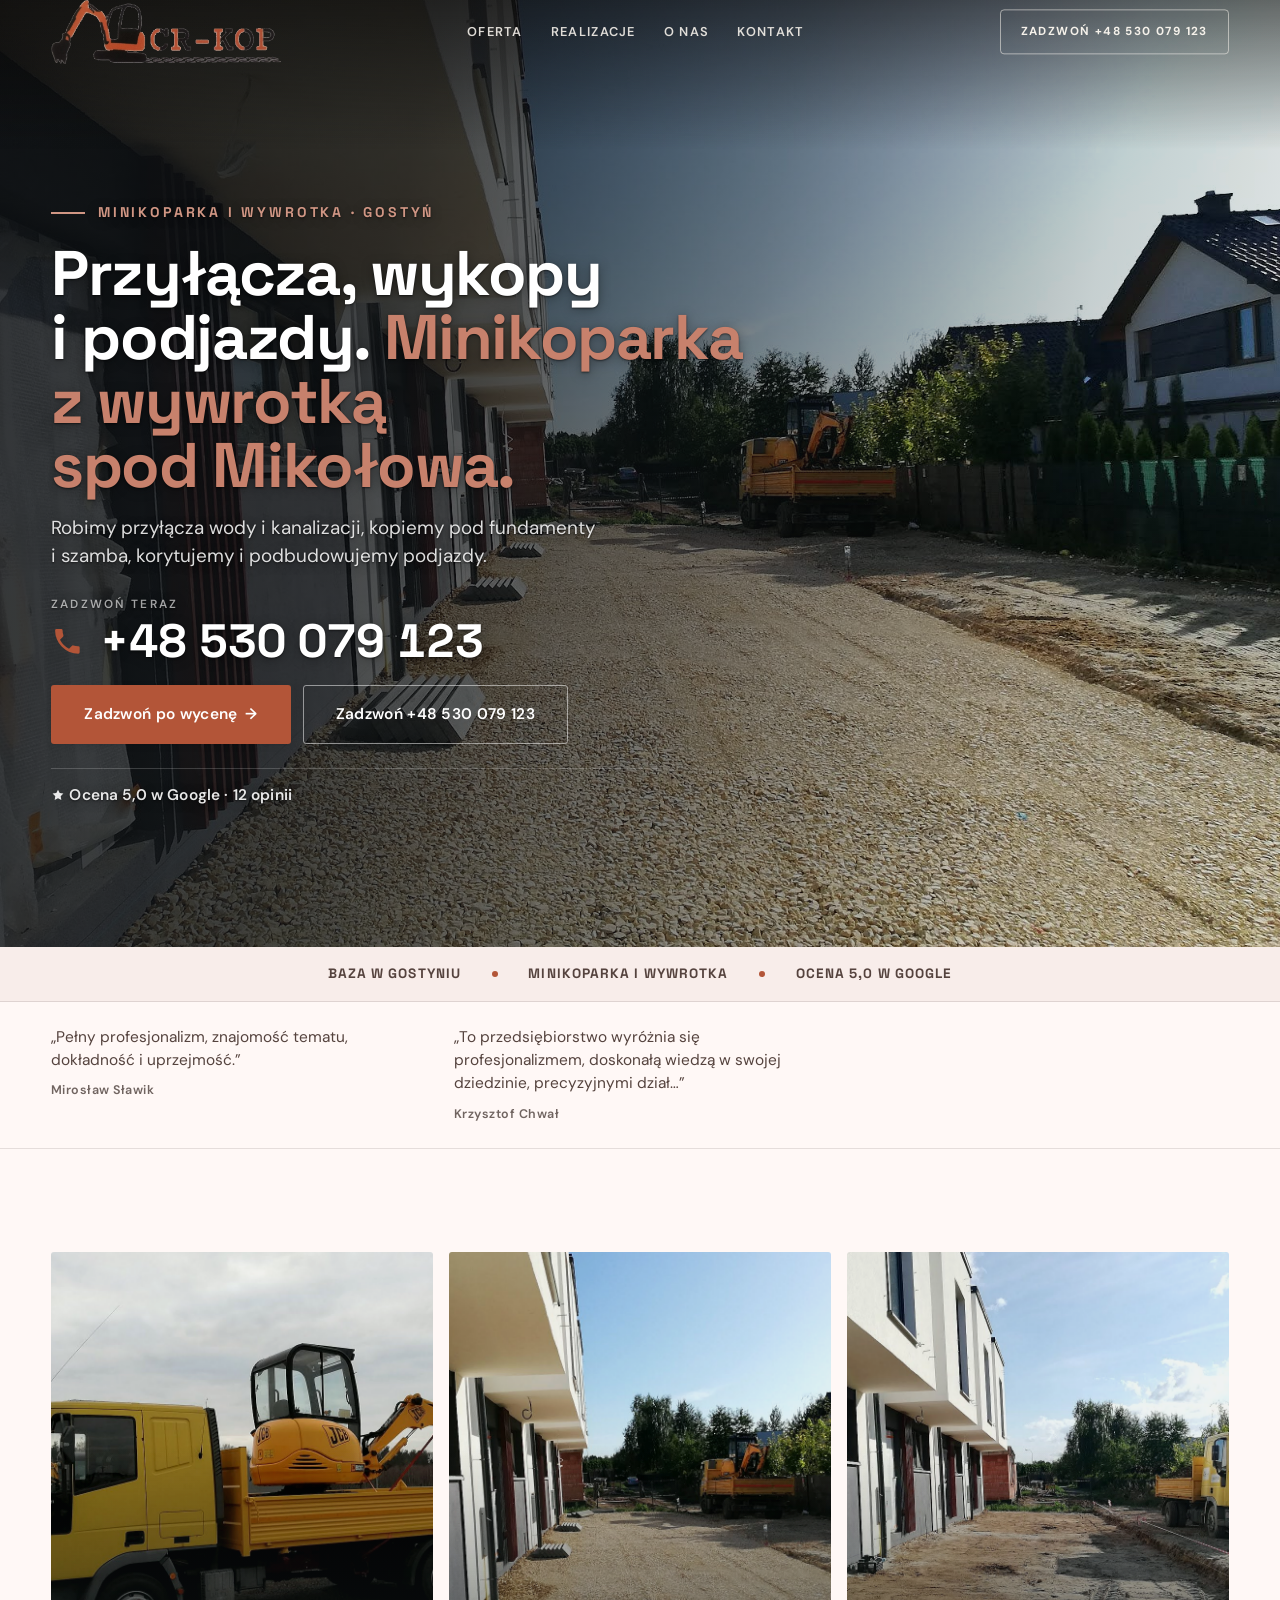
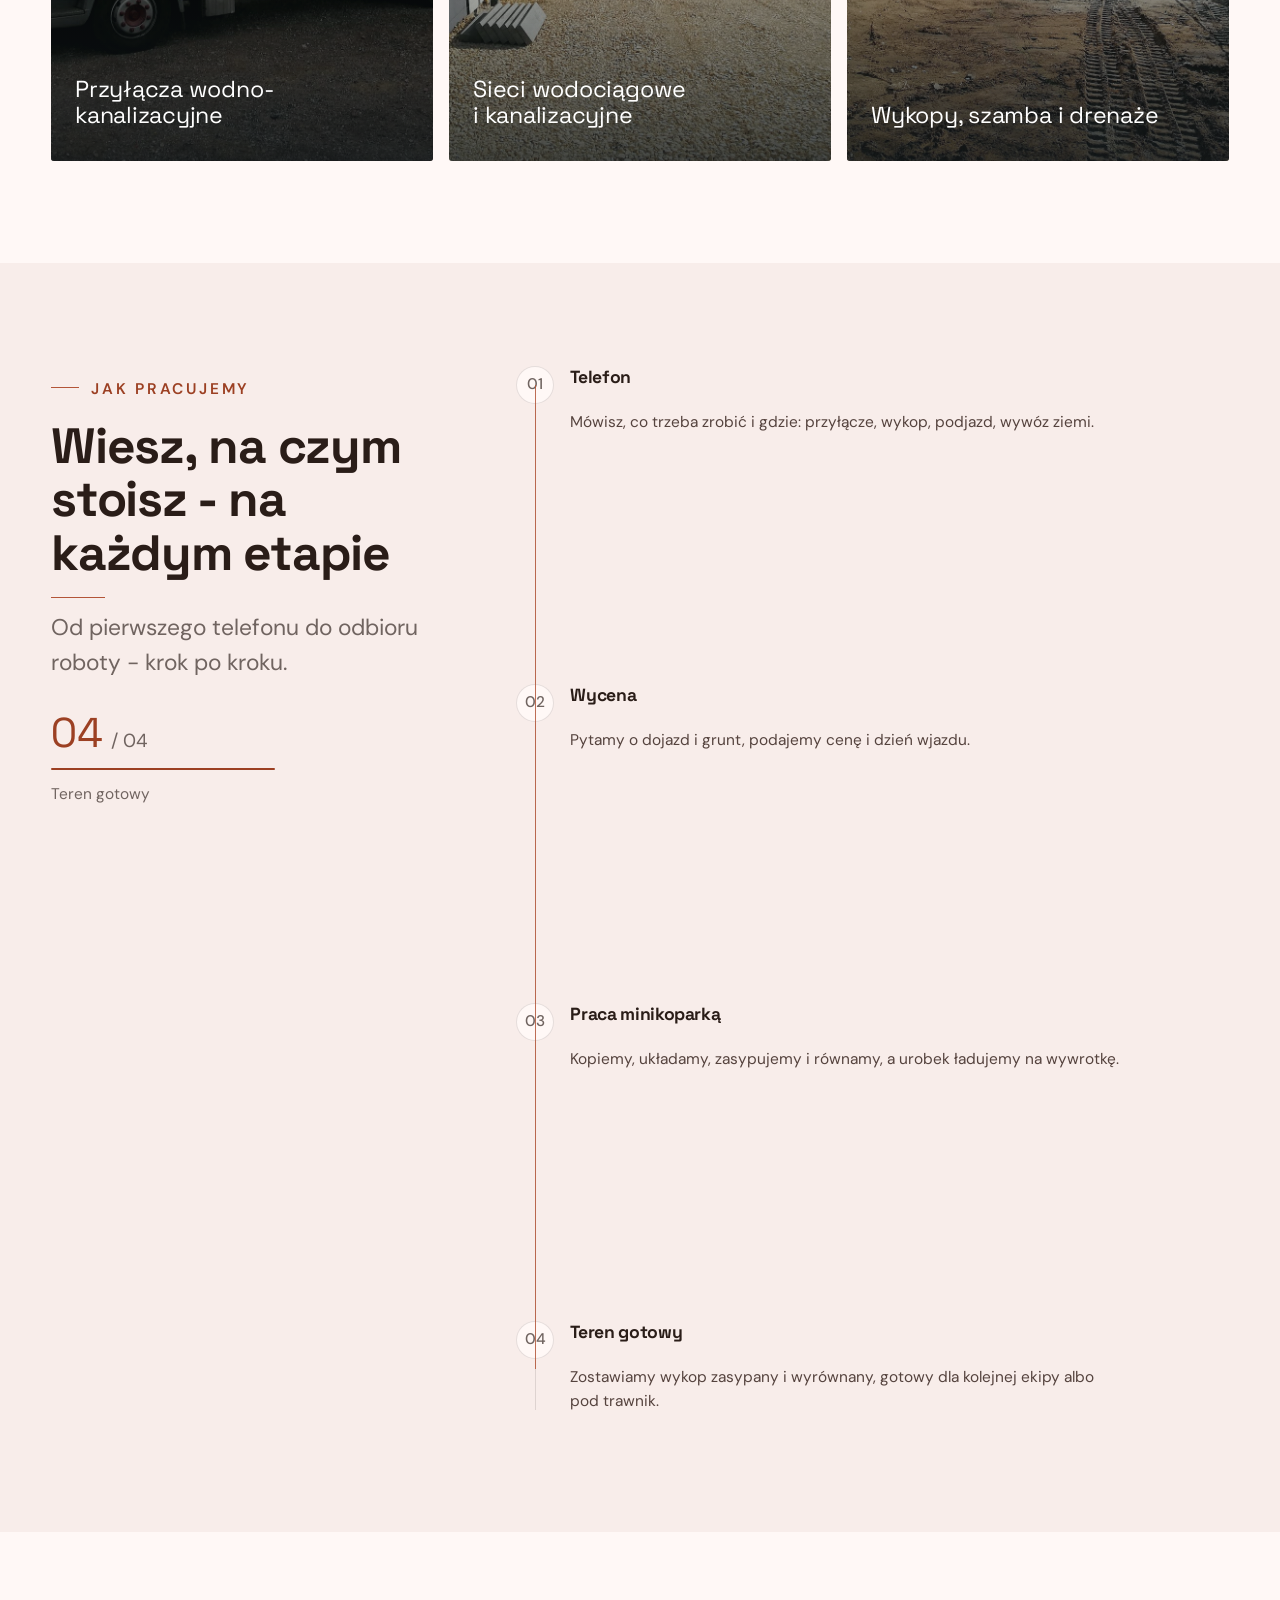
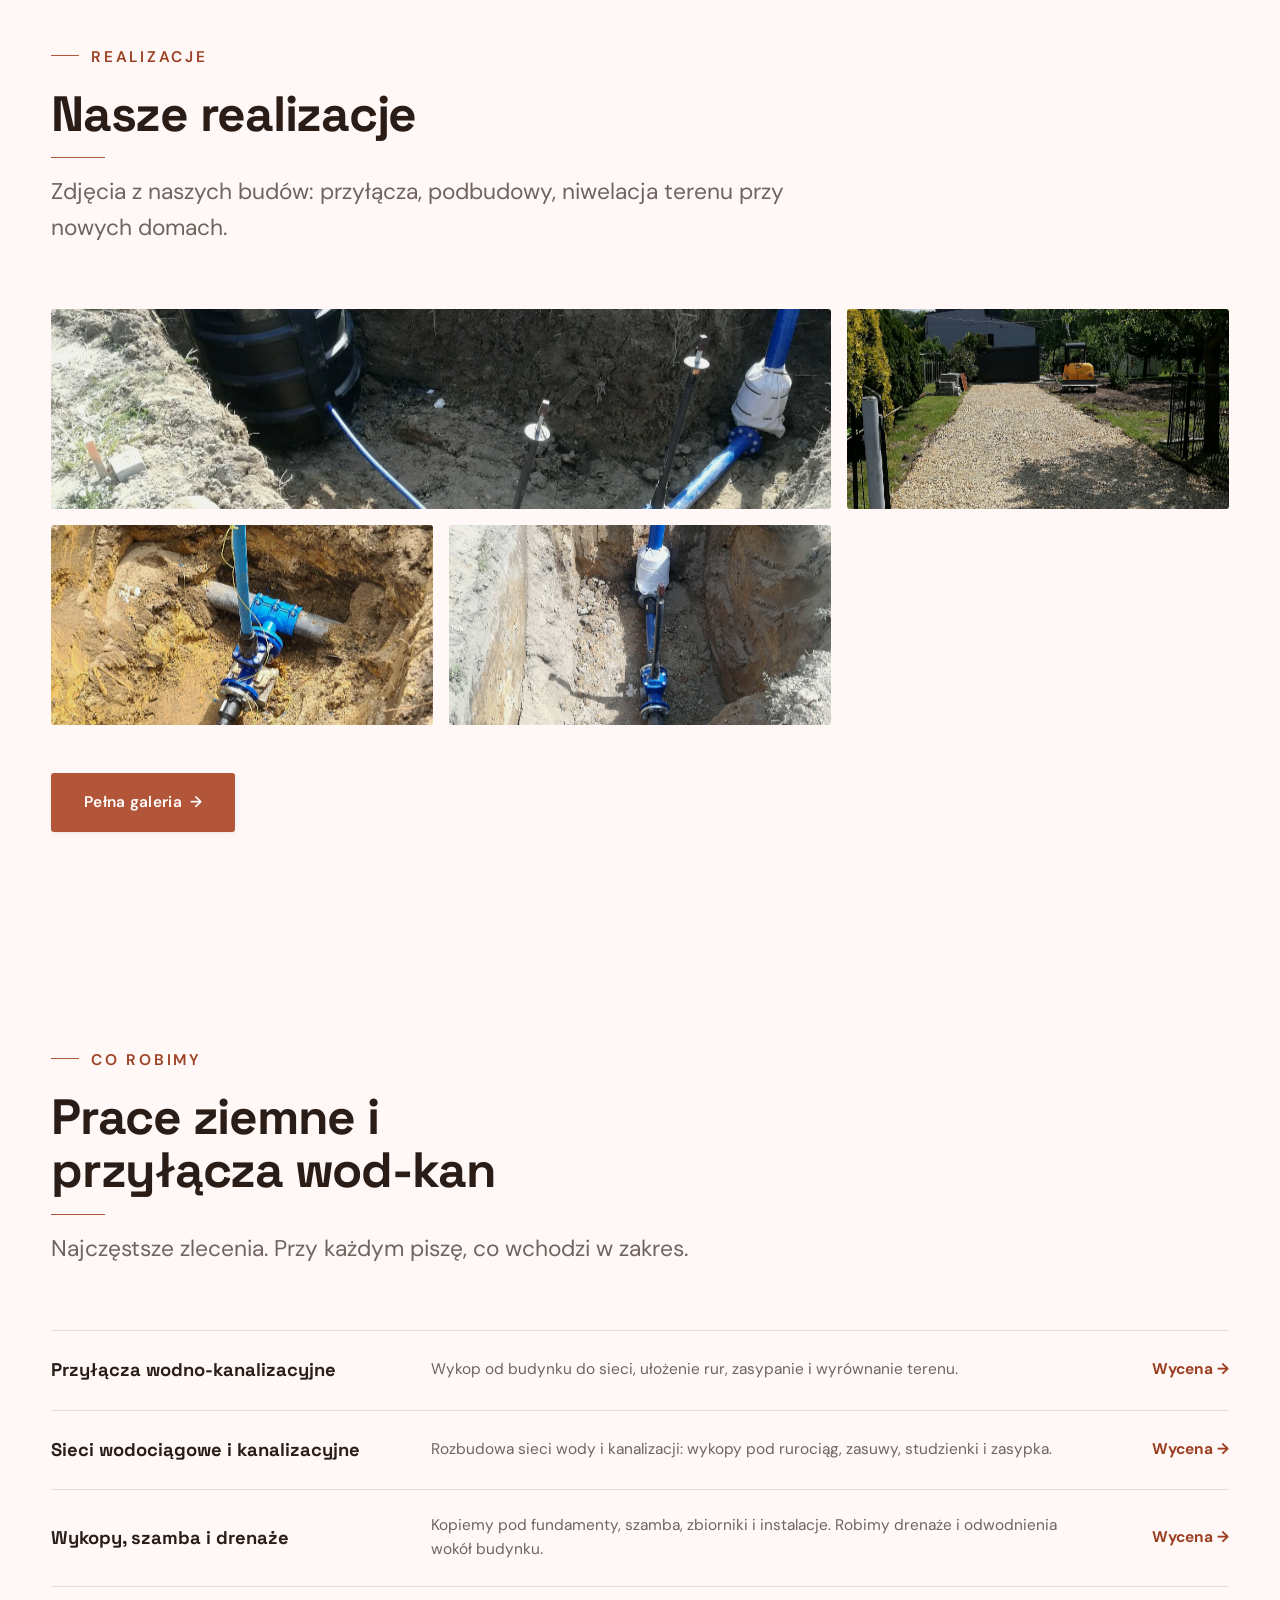
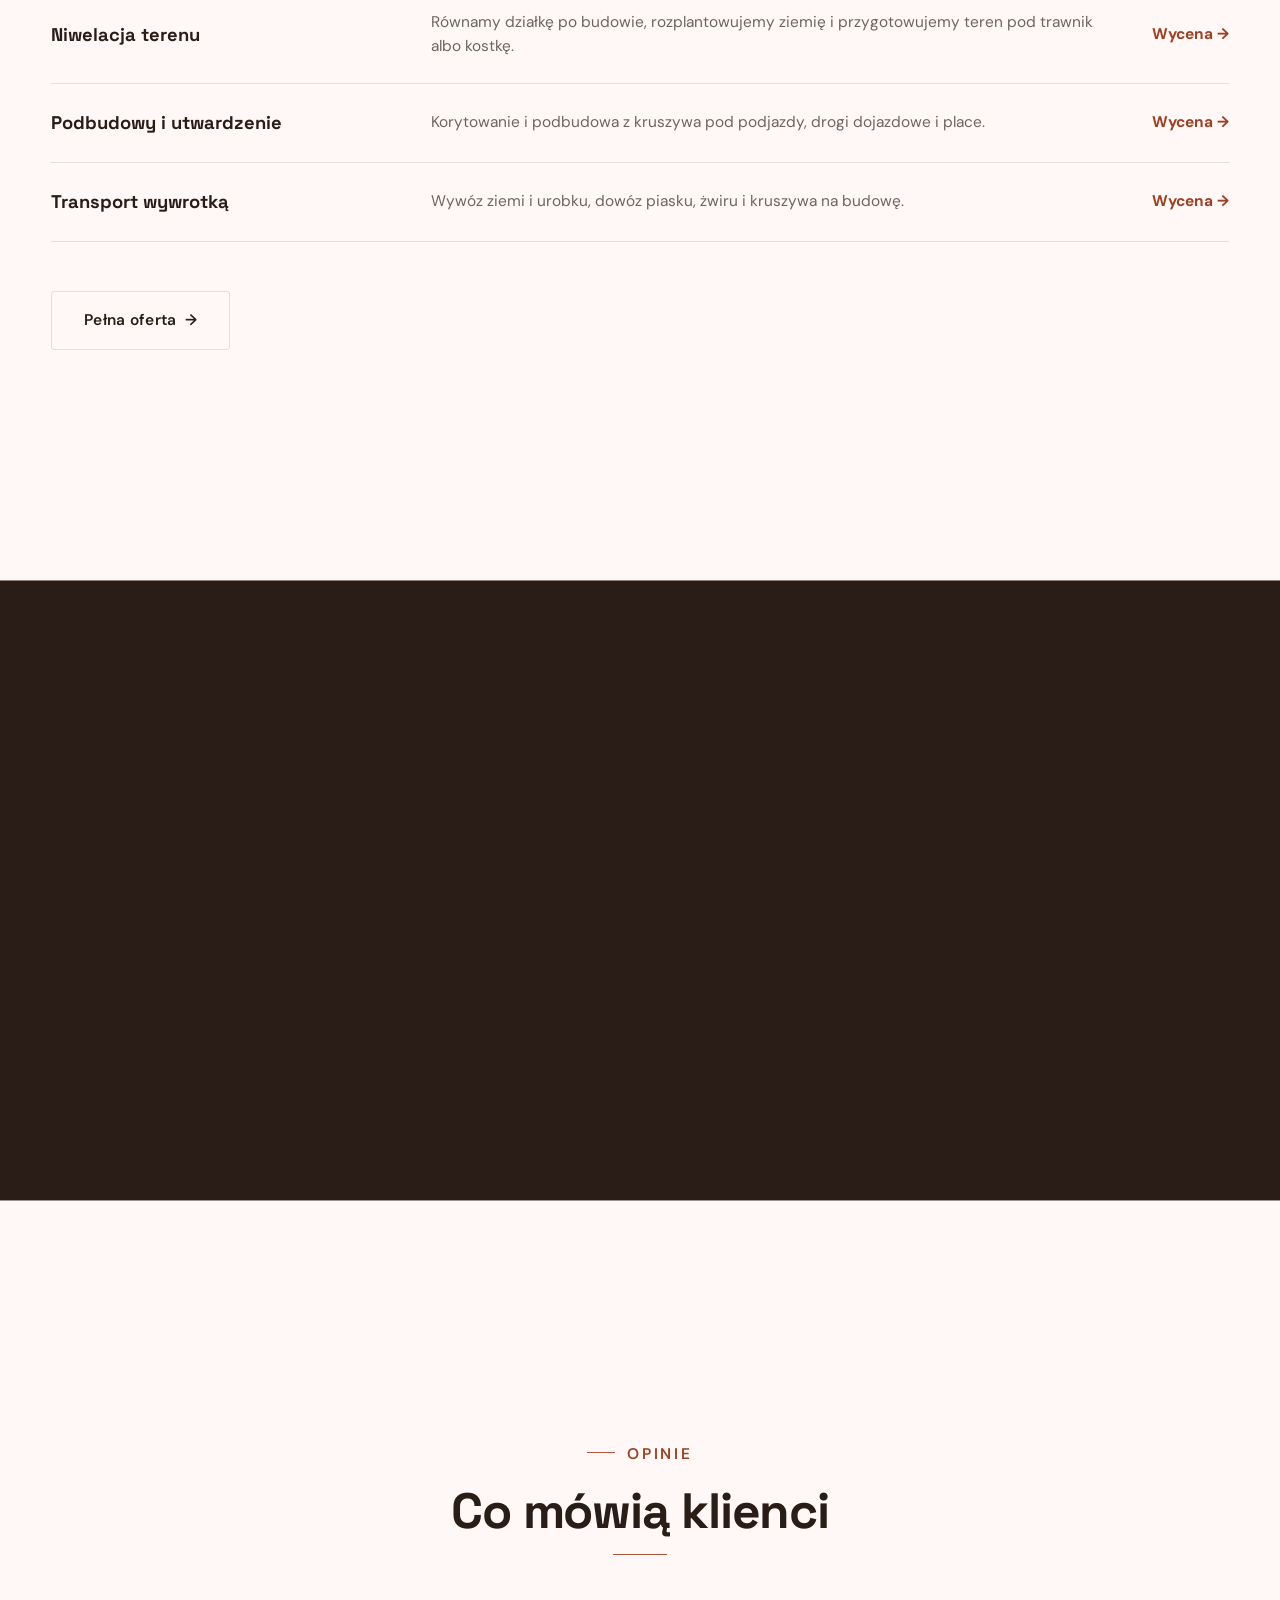
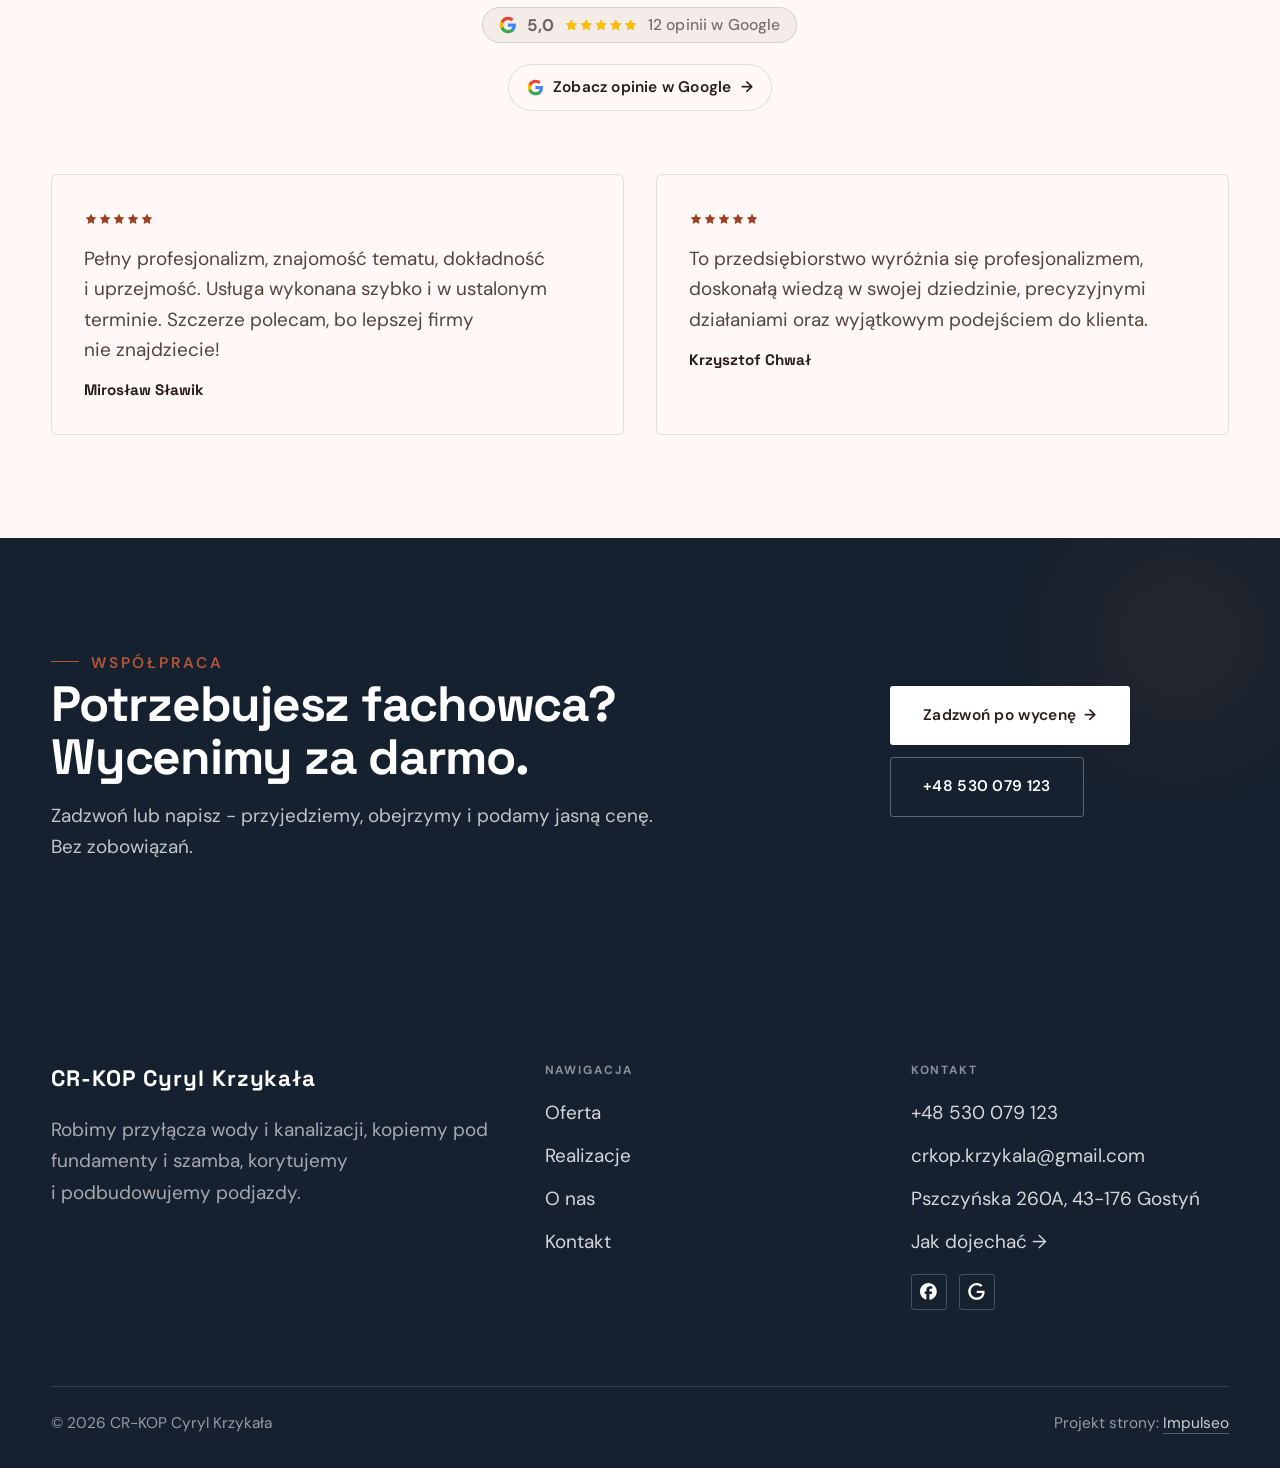
<file: index.html>
<!DOCTYPE html>
<html lang="pl">
<head>
<meta charset="UTF-8">
<meta name="viewport" content="width=device-width, initial-scale=1.0">
<title>CR-KOP Cyryl Krzykała · Gostyń</title>
<meta name="description" content="CR-KOP Gostyń: usługi minikoparką i wywrotką. Przyłącza wodno-kanalizacyjne, wykopy, drenaże, podbudowy, niwelacja terenu i transport. Ocena 5,0 w Google. Tel. 530 079 123.">
<link rel="canonical" href="https://kris20032.github.io/cr-kop-cyryl-krzykala/">
<meta name="robots" content="noindex, nofollow">
<meta property="og:type" content="website">
<meta property="og:locale" content="pl_PL">
<meta property="og:site_name" content="CR-KOP Cyryl Krzykała">
<meta property="og:title" content="CR-KOP Cyryl Krzykała · Gostyń">
<meta property="og:description" content="CR-KOP Gostyń: usługi minikoparką i wywrotką. Przyłącza wodno-kanalizacyjne, wykopy, drenaże, podbudowy, niwelacja terenu i transport. Ocena 5,0 w Google. Tel. 530 079 123.">
<meta property="og:url" content="https://kris20032.github.io/cr-kop-cyryl-krzykala/">
<meta property="og:image" content="https://kris20032.github.io/cr-kop-cyryl-krzykala/img/og.jpg">
<meta property="og:image:width" content="1200">
<meta property="og:image:height" content="630">
<meta name="twitter:card" content="summary_large_image">
<script type="application/ld+json">{"@context": "https://schema.org", "@type": "LocalBusiness", "name": "CR-KOP Cyryl Krzykała", "url": "https://kris20032.github.io/cr-kop-cyryl-krzykala/", "telephone": "+48530079123", "image": "https://kris20032.github.io/cr-kop-cyryl-krzykala/img/og.jpg", "areaServed": "Gostyń", "sameAs": ["https://www.facebook.com/CRKOPCyrylKrzykala/", "https://www.google.com/maps?cid=6769646315707388077"]}</script>
<link rel="preconnect" href="https://fonts.googleapis.com">
<link rel="preconnect" href="https://fonts.gstatic.com" crossorigin>
<link href="https://fonts.googleapis.com/css2?family=Space+Grotesk:wght@500;600;700&family=DM+Sans:opsz,wght@9..40,400;9..40,500;9..40,600&display=swap" rel="stylesheet">
<link rel="stylesheet" href="assets/styles.css?v=2b39bd48">
</head>
<body>

<header class="nav">
  <div class="wrap nav-inner">
    <a class="brand brand-has-logo" href="index.html"><img class="brand-logo" src="img/logo.png" alt="CR-KOP Cyryl Krzykała" width="785" height="219" decoding="async"></a>
    <nav class="nav-links">
      <a href="oferta.html">Oferta</a>
      <a href="realizacje.html">Realizacje</a>
      <a href="o-nas.html">O nas</a>
      <a href="kontakt.html">Kontakt</a>
      <a href="tel:+48530079123" class="btn btn-accent">Zadzwoń +48 530 079 123</a>
    </nav>
    <button class="nav-toggle" aria-label="Menu"><span></span><span></span><span></span></button>
  </div>
</header>

<main>
<section class="hero-fach">
  <img class="hf-photo" src="img/hero.jpg" fetchpriority="high" data-rotate="img/g1.jpg|img/g2.jpg" alt="CR-KOP Cyryl Krzykała" width="1600" height="900">
  <div class="hf-panel">
    <div class="hf-inner">
      <span class="hf-kicker">Minikoparka i wywrotka · Gostyń</span>
      <h1 class="hf-title">Przyłącza, wykopy i podjazdy. <em>Minikoparka z wywrotką spod Mikołowa.</em></h1>
      <p class="hf-lead">Robimy przyłącza wody i kanalizacji, kopiemy pod fundamenty i szamba, korytujemy i podbudowujemy podjazdy.</p>
      <a class="hf-phone" href="tel:+48530079123"><span class="hf-phone-lab">Zadzwoń teraz</span><span class="hf-phone-num"><svg class="ico-tel" width="16" height="16" viewBox="0 0 24 24" fill="none" aria-hidden="true"><path d="M6.6 10.8a15.5 15.5 0 0 0 6.6 6.6l2.2-2.2a1 1 0 0 1 1-.24 11.4 11.4 0 0 0 3.6.58 1 1 0 0 1 1 1V20a1 1 0 0 1-1 1A17 17 0 0 1 3 4a1 1 0 0 1 1-1h3.5a1 1 0 0 1 1 1c0 1.25.2 2.46.58 3.6a1 1 0 0 1-.25 1l-2.23 2.2Z" fill="currentColor"/></svg> +48 530 079 123</span></a>
      <div class="hf-actions">
        <a href="kontakt.html" class="btn btn-accent">Zadzwoń po wycenę <span class="arr">→</span></a>
        <a href="tel:+48530079123" class="btn btn-ghost hf-ghost">Zadzwoń +48 530 079 123</a>
      </div>
      <div class="hf-trust"><svg class="ico-star" width="14" height="14" viewBox="0 0 24 24" style="vertical-align:-2px" aria-hidden="true"><path d="M12 2.8l2.85 5.8 6.4.93-4.63 4.5 1.1 6.37L12 17.4l-5.72 3 1.1-6.37-4.63-4.5 6.4-.93L12 2.8Z" fill="currentColor"/></svg> Ocena 5,0 w Google · 12 opinii</div>
    </div>
  </div>
</section>
<section class="fach-promise">
  <div class="wrap">
    <ul class="fp-row reveal"><li>Baza w Gostyniu</li><li>Minikoparka i wywrotka</li><li>Ocena 5,0 w Google</li></ul>
  </div>
</section>
<section class="opinie-mini" aria-label="Opinie klientów">
  <div class="wrap">
    <div class="om-row">
      <div class="om-item reveal"><blockquote>„Pełny profesjonalizm, znajomość tematu, dokładność i uprzejmość.”</blockquote><span class="om-autor">Mirosław Sławik</span></div>
      <div class="om-item reveal"><blockquote>„To przedsiębiorstwo wyróżnia się profesjonalizmem, doskonałą wiedzą w swojej dziedzinie, precyzyjnymi dział…”</blockquote><span class="om-autor">Krzysztof Chwał</span></div>
    </div>
  </div>
</section>
<section class="gateways-band">
  <div class="wrap">
    <div class="gateways">
      <a href="oferta.html" class="gateway reveal"><img src="img/about.jpg" alt="Przyłącza wodno-kanalizacyjne" loading="lazy" width="1600" height="1200" decoding="async"><span class="g-ttl">Przyłącza wodno-kanalizacyjne</span></a>
      <a href="oferta.html" class="gateway reveal"><img src="img/g1.jpg" alt="Sieci wodociągowe i kanalizacyjne" loading="lazy" width="1600" height="1200" decoding="async"><span class="g-ttl">Sieci wodociągowe i kanalizacyjne</span></a>
      <a href="oferta.html" class="gateway reveal"><img src="img/g4.jpg" alt="Wykopy, szamba i drenaże" loading="lazy" width="1600" height="1200" decoding="async"><span class="g-ttl">Wykopy, szamba i drenaże</span></a>
    </div>
  </div>
</section>
<section class="proces proces-os fachowcy">
  <div class="wrap proc-grid">
    <div class="proc-side">
      <div class="head reveal">
        <span class="eyebrow">Jak pracujemy</span>
        <h2>Wiesz, na czym stoisz - na każdym etapie</h2>
        <p>Od pierwszego telefonu do odbioru roboty - krok po kroku.</p>
      </div>
      <div class="proc-count" aria-hidden="true"><span class="pc-cur">01</span><span class="pc-all">/ 04</span></div>
      <div class="proc-bar" aria-hidden="true"><i></i></div>
      <p class="proc-now" aria-hidden="true">Telefon</p>
    </div>
    <ol class="proces-line">
      <li class="reveal"><span class="pno">01</span><h3>Telefon</h3><p>Mówisz, co trzeba zrobić i gdzie: przyłącze, wykop, podjazd, wywóz ziemi.</p></li>
      <li class="reveal"><span class="pno">02</span><h3>Wycena</h3><p>Pytamy o dojazd i grunt, podajemy cenę i dzień wjazdu.</p></li>
      <li class="reveal"><span class="pno">03</span><h3>Praca minikoparką</h3><p>Kopiemy, układamy, zasypujemy i równamy, a urobek ładujemy na wywrotkę.</p></li>
      <li class="reveal"><span class="pno">04</span><h3>Teren gotowy</h3><p>Zostawiamy wykop zasypany i wyrównany, gotowy dla kolejnej ekipy albo pod trawnik.</p></li>
    </ol>
  </div>
</section>
<section>
  <div class="wrap">
    <div class="head reveal">
      <span class="eyebrow">Realizacje</span>
      <h2>Nasze realizacje</h2>
      <p>Zdjęcia z naszych budów: przyłącza, podbudowy, niwelacja terenu przy nowych domach.</p>
    </div>
    <div class="gallery">
      <div class="tile t-two3 reveal"><img src="img/g3.jpg" alt="CR-KOP Cyryl Krzykała" loading="lazy" width="1524" height="1112" decoding="async"></div>
      <div class="tile t-third reveal"><img src="img/g5.jpg" alt="CR-KOP Cyryl Krzykała" loading="lazy" width="1500" height="2000" decoding="async"></div>
      <div class="tile t-third reveal"><img src="img/g6.jpg" alt="CR-KOP Cyryl Krzykała" loading="lazy" width="901" height="2000" decoding="async"></div>
      <div class="tile t-third reveal"><img src="img/g7.jpg" alt="CR-KOP Cyryl Krzykała" loading="lazy" width="1500" height="2000" decoding="async"></div>
      <div class="tile t-third reveal"><img src="img/g8.jpg" alt="CR-KOP Cyryl Krzykała" loading="lazy" width="1808" height="1168" decoding="async"></div>
    </div>
    <div style="margin-top:var(--space-7)" class="reveal"><a href="realizacje.html" class="btn btn-accent">Pełna galeria <span class="arr">→</span></a></div>
  </div>
</section>
<section class="fach-uslugi">
  <div class="wrap">
    <div class="head reveal">
      <span class="eyebrow">Co robimy</span>
      <h2>Prace ziemne i przyłącza wod-kan</h2>
      <p>Najczęstsze zlecenia. Przy każdym piszę, co wchodzi w zakres.</p>
    </div>
    <ul class="fu-list">
      <li class="fu-row reveal"><div class="fu-name">Przyłącza wodno-kanalizacyjne</div><div class="fu-desc">Wykop od budynku do sieci, ułożenie rur, zasypanie i wyrównanie terenu.</div><a class="fu-cta" href="kontakt.html">Wycena <span class="arr">→</span></a></li>
      <li class="fu-row reveal"><div class="fu-name">Sieci wodociągowe i kanalizacyjne</div><div class="fu-desc">Rozbudowa sieci wody i kanalizacji: wykopy pod rurociąg, zasuwy, studzienki i zasypka.</div><a class="fu-cta" href="kontakt.html">Wycena <span class="arr">→</span></a></li>
      <li class="fu-row reveal"><div class="fu-name">Wykopy, szamba i drenaże</div><div class="fu-desc">Kopiemy pod fundamenty, szamba, zbiorniki i instalacje. Robimy drenaże i odwodnienia wokół budynku.</div><a class="fu-cta" href="kontakt.html">Wycena <span class="arr">→</span></a></li>
      <li class="fu-row reveal"><div class="fu-name">Niwelacja terenu</div><div class="fu-desc">Równamy działkę po budowie, rozplantowujemy ziemię i przygotowujemy teren pod trawnik albo kostkę.</div><a class="fu-cta" href="kontakt.html">Wycena <span class="arr">→</span></a></li>
      <li class="fu-row reveal"><div class="fu-name">Podbudowy i utwardzenie</div><div class="fu-desc">Korytowanie i podbudowa z kruszywa pod podjazdy, drogi dojazdowe i place.</div><a class="fu-cta" href="kontakt.html">Wycena <span class="arr">→</span></a></li>
      <li class="fu-row reveal"><div class="fu-name">Transport wywrotką</div><div class="fu-desc">Wywóz ziemi i urobku, dowóz piasku, żwiru i kruszywa na budowę.</div><a class="fu-cta" href="kontakt.html">Wycena <span class="arr">→</span></a></li>
    </ul>
    <div style="margin-top:var(--space-7)" class="reveal"><a href="oferta.html" class="btn btn-ghost">Pełna oferta <span class="arr">→</span></a></div>
  </div>
</section>
<section class="stopklatka" aria-hidden="true">
  <div class="stk-bg" style="background-image:url(img/g9.jpg)"></div>
</section>
<section class="opinie">
  <div class="wrap">
    <div class="head center reveal">
      <span class="eyebrow">Opinie</span>
      <h2>Co mówią klienci</h2>
    </div>
    <p class="op-meta reveal"><span class="g-badge"><svg class="gb-ico" viewBox="0 0 24 24" width="18" height="18" aria-hidden="true"><path fill="#4285F4" d="M22.56 12.25c0-.78-.07-1.53-.2-2.25H12v4.26h5.92c-.26 1.37-1.04 2.53-2.21 3.31v2.77h3.57c2.08-1.92 3.28-4.74 3.28-8.09z"/><path fill="#34A853" d="M12 23c2.97 0 5.46-.98 7.28-2.66l-3.57-2.77c-.98.66-2.23 1.06-3.71 1.06-2.86 0-5.29-1.93-6.16-4.53H2.18v2.84C3.99 20.53 7.7 23 12 23z"/><path fill="#FBBC05" d="M5.84 14.09c-.22-.66-.35-1.36-.35-2.09s.13-1.43.35-2.09V7.07H2.18C1.43 8.55 1 10.22 1 12s.43 3.45 1.18 4.93l2.85-2.22.81-.62z"/><path fill="#EA4335" d="M12 5.38c1.62 0 3.06.56 4.21 1.64l3.15-3.15C17.45 2.09 14.97 1 12 1 7.7 1 3.99 3.47 2.18 7.07l3.66 2.84c.87-2.6 3.3-4.53 6.16-4.53z"/></svg><b class="gb-ocena">5,0</b><svg class="gb-stars" viewBox="0 0 90 18" width="74" height="14.8" aria-hidden="true"><g fill="currentColor" opacity=".26"><path transform="translate(0,0)" d="M9 1.6l2.2 4.46 4.92.72-3.56 3.47.84 4.9L9 12.74l-4.4 2.31.84-4.9L1.88 6.68l4.92-.72L9 1.6Z"/><path transform="translate(18,0)" d="M9 1.6l2.2 4.46 4.92.72-3.56 3.47.84 4.9L9 12.74l-4.4 2.31.84-4.9L1.88 6.68l4.92-.72L9 1.6Z"/><path transform="translate(36,0)" d="M9 1.6l2.2 4.46 4.92.72-3.56 3.47.84 4.9L9 12.74l-4.4 2.31.84-4.9L1.88 6.68l4.92-.72L9 1.6Z"/><path transform="translate(54,0)" d="M9 1.6l2.2 4.46 4.92.72-3.56 3.47.84 4.9L9 12.74l-4.4 2.31.84-4.9L1.88 6.68l4.92-.72L9 1.6Z"/><path transform="translate(72,0)" d="M9 1.6l2.2 4.46 4.92.72-3.56 3.47.84 4.9L9 12.74l-4.4 2.31.84-4.9L1.88 6.68l4.92-.72L9 1.6Z"/></g><clipPath id="gs1000"><rect x="0" y="0" width="90.0" height="18"/></clipPath><g fill="#FBBC04" clip-path="url(#gs1000)"><path transform="translate(0,0)" d="M9 1.6l2.2 4.46 4.92.72-3.56 3.47.84 4.9L9 12.74l-4.4 2.31.84-4.9L1.88 6.68l4.92-.72L9 1.6Z"/><path transform="translate(18,0)" d="M9 1.6l2.2 4.46 4.92.72-3.56 3.47.84 4.9L9 12.74l-4.4 2.31.84-4.9L1.88 6.68l4.92-.72L9 1.6Z"/><path transform="translate(36,0)" d="M9 1.6l2.2 4.46 4.92.72-3.56 3.47.84 4.9L9 12.74l-4.4 2.31.84-4.9L1.88 6.68l4.92-.72L9 1.6Z"/><path transform="translate(54,0)" d="M9 1.6l2.2 4.46 4.92.72-3.56 3.47.84 4.9L9 12.74l-4.4 2.31.84-4.9L1.88 6.68l4.92-.72L9 1.6Z"/><path transform="translate(72,0)" d="M9 1.6l2.2 4.46 4.92.72-3.56 3.47.84 4.9L9 12.74l-4.4 2.31.84-4.9L1.88 6.68l4.92-.72L9 1.6Z"/></g></svg><span class="gb-txt">12 opinii w Google</span></span></p>
    <p class="op-meta reveal"><a class="op-google" href="https://www.google.com/maps?cid=6769646315707388077" target="_blank" rel="noopener"><svg class="op-g-ico" viewBox="0 0 24 24" width="17" height="17" aria-hidden="true"><path fill="#4285F4" d="M22.56 12.25c0-.78-.07-1.53-.2-2.25H12v4.26h5.92c-.26 1.37-1.04 2.53-2.21 3.31v2.77h3.57c2.08-1.92 3.28-4.74 3.28-8.09z"/><path fill="#34A853" d="M12 23c2.97 0 5.46-.98 7.28-2.66l-3.57-2.77c-.98.66-2.23 1.06-3.71 1.06-2.86 0-5.29-1.93-6.16-4.53H2.18v2.84C3.99 20.53 7.7 23 12 23z"/><path fill="#FBBC05" d="M5.84 14.09c-.22-.66-.35-1.36-.35-2.09s.13-1.43.35-2.09V7.07H2.18C1.43 8.55 1 10.22 1 12s.43 3.45 1.18 4.93l2.85-2.22.81-.62z"/><path fill="#EA4335" d="M12 5.38c1.62 0 3.06.56 4.21 1.64l3.15-3.15C17.45 2.09 14.97 1 12 1 7.7 1 3.99 3.47 2.18 7.07l3.66 2.84c.87-2.6 3.3-4.53 6.16-4.53z"/></svg><span>Zobacz opinie w Google</span><span class="arr">→</span></a></p>
    <div class="opinie-grid">
      <figure class="op-card reveal"><span class="op-star"><svg class="ico-star" width="14" height="14" viewBox="0 0 24 24" style="vertical-align:-2px" aria-hidden="true"><path d="M12 2.8l2.85 5.8 6.4.93-4.63 4.5 1.1 6.37L12 17.4l-5.72 3 1.1-6.37-4.63-4.5 6.4-.93L12 2.8Z" fill="currentColor"/></svg><svg class="ico-star" width="14" height="14" viewBox="0 0 24 24" style="vertical-align:-2px" aria-hidden="true"><path d="M12 2.8l2.85 5.8 6.4.93-4.63 4.5 1.1 6.37L12 17.4l-5.72 3 1.1-6.37-4.63-4.5 6.4-.93L12 2.8Z" fill="currentColor"/></svg><svg class="ico-star" width="14" height="14" viewBox="0 0 24 24" style="vertical-align:-2px" aria-hidden="true"><path d="M12 2.8l2.85 5.8 6.4.93-4.63 4.5 1.1 6.37L12 17.4l-5.72 3 1.1-6.37-4.63-4.5 6.4-.93L12 2.8Z" fill="currentColor"/></svg><svg class="ico-star" width="14" height="14" viewBox="0 0 24 24" style="vertical-align:-2px" aria-hidden="true"><path d="M12 2.8l2.85 5.8 6.4.93-4.63 4.5 1.1 6.37L12 17.4l-5.72 3 1.1-6.37-4.63-4.5 6.4-.93L12 2.8Z" fill="currentColor"/></svg><svg class="ico-star" width="14" height="14" viewBox="0 0 24 24" style="vertical-align:-2px" aria-hidden="true"><path d="M12 2.8l2.85 5.8 6.4.93-4.63 4.5 1.1 6.37L12 17.4l-5.72 3 1.1-6.37-4.63-4.5 6.4-.93L12 2.8Z" fill="currentColor"/></svg></span><blockquote>Pełny profesjonalizm, znajomość tematu, dokładność i uprzejmość. Usługa wykonana szybko i w ustalonym terminie. Szczerze polecam, bo lepszej firmy nie znajdziecie!</blockquote><span class="op-autor">Mirosław Sławik</span></figure>
      <figure class="op-card reveal"><span class="op-star"><svg class="ico-star" width="14" height="14" viewBox="0 0 24 24" style="vertical-align:-2px" aria-hidden="true"><path d="M12 2.8l2.85 5.8 6.4.93-4.63 4.5 1.1 6.37L12 17.4l-5.72 3 1.1-6.37-4.63-4.5 6.4-.93L12 2.8Z" fill="currentColor"/></svg><svg class="ico-star" width="14" height="14" viewBox="0 0 24 24" style="vertical-align:-2px" aria-hidden="true"><path d="M12 2.8l2.85 5.8 6.4.93-4.63 4.5 1.1 6.37L12 17.4l-5.72 3 1.1-6.37-4.63-4.5 6.4-.93L12 2.8Z" fill="currentColor"/></svg><svg class="ico-star" width="14" height="14" viewBox="0 0 24 24" style="vertical-align:-2px" aria-hidden="true"><path d="M12 2.8l2.85 5.8 6.4.93-4.63 4.5 1.1 6.37L12 17.4l-5.72 3 1.1-6.37-4.63-4.5 6.4-.93L12 2.8Z" fill="currentColor"/></svg><svg class="ico-star" width="14" height="14" viewBox="0 0 24 24" style="vertical-align:-2px" aria-hidden="true"><path d="M12 2.8l2.85 5.8 6.4.93-4.63 4.5 1.1 6.37L12 17.4l-5.72 3 1.1-6.37-4.63-4.5 6.4-.93L12 2.8Z" fill="currentColor"/></svg><svg class="ico-star" width="14" height="14" viewBox="0 0 24 24" style="vertical-align:-2px" aria-hidden="true"><path d="M12 2.8l2.85 5.8 6.4.93-4.63 4.5 1.1 6.37L12 17.4l-5.72 3 1.1-6.37-4.63-4.5 6.4-.93L12 2.8Z" fill="currentColor"/></svg></span><blockquote>To przedsiębiorstwo wyróżnia się profesjonalizmem, doskonałą wiedzą w swojej dziedzinie, precyzyjnymi działaniami oraz wyjątkowym podejściem do klienta.</blockquote><span class="op-autor">Krzysztof Chwał</span></figure>
    </div>
  </div>
</section>
<section class="cta">
  <div class="wrap">
    <div class="reveal">
      <span class="eyebrow">Współpraca</span>
      <h2>Potrzebujesz fachowca? Wycenimy za darmo.</h2>
      <p>Zadzwoń lub napisz - przyjedziemy, obejrzymy i podamy jasną cenę. Bez zobowiązań.</p>
    </div>
    <div class="cta-actions reveal">
      <a href="kontakt.html" class="btn btn-light">Zadzwoń po wycenę <span class="arr">→</span></a>
      <a href="tel:+48530079123" class="btn btn-ghost btn-ghost-cta">+48 530 079 123</a>
    </div>
  </div>
</section>
</main>

<footer>
  <div class="wrap">
    <div class="foot-grid">
      <div class="foot-brand">
        <div class="name">CR-KOP Cyryl Krzykała</div>
        <p>Robimy przyłącza wody i kanalizacji, kopiemy pod fundamenty i szamba, korytujemy i podbudowujemy podjazdy.</p>
      </div>
      <div class="foot-col">
        <h4>Nawigacja</h4>
        <a href="oferta.html">Oferta</a>
        <a href="realizacje.html">Realizacje</a>
        <a href="o-nas.html">O nas</a>
        <a href="kontakt.html">Kontakt</a>
      </div>
      <div class="foot-col">
        <h4>Kontakt</h4>
        <a href="tel:+48530079123">+48 530 079 123</a>
        <a href="mailto:crkop.krzykala@gmail.com">crkop.krzykala@gmail.com</a>
        <p>Pszczyńska 260A, 43-176 Gostyń</p>
        <a href="https://www.google.com/maps?cid=6769646315707388077" target="_blank" rel="noopener">Jak dojechać →</a>
      <div class="foot-soc">
        <a class="soc" href="https://www.facebook.com/CRKOPCyrylKrzykala/" target="_blank" rel="noopener" aria-label="Facebook - CR-KOP Cyryl Krzykała"><svg viewBox="0 0 24 24" aria-hidden="true" focusable="false"><path d="M9.101 23.691v-7.98H6.627v-3.667h2.474v-1.58c0-4.085 1.848-5.978 5.858-5.978.401 0 .955.042 1.468.103a8.68 8.68 0 0 1 1.141.195v3.325a8.623 8.623 0 0 0-.653-.036 26.805 26.805 0 0 0-.733-.009c-.707 0-1.259.096-1.675.309a1.686 1.686 0 0 0-.679.622c-.258.42-.374.995-.374 1.752v1.297h3.919l-.386 2.103-.287 1.564h-3.246v8.245C19.396 23.238 24 18.179 24 12.044c0-6.627-5.373-12-12-12s-12 5.373-12 12c0 5.628 3.874 10.35 9.101 11.647Z" fill="currentColor"/></svg></a>
        <a class="soc" href="https://www.google.com/maps?cid=6769646315707388077" target="_blank" rel="noopener" aria-label="Google - CR-KOP Cyryl Krzykała"><svg viewBox="0 0 24 24" aria-hidden="true" focusable="false"><path d="M12.48 10.92v3.28h7.84c-.24 1.84-.853 3.187-1.787 4.133-1.147 1.147-2.933 2.4-6.053 2.4-4.827 0-8.6-3.893-8.6-8.72s3.773-8.72 8.6-8.72c2.6 0 4.507 1.027 5.907 2.347l2.307-2.307C18.747 1.44 16.133 0 12.48 0 5.867 0 .307 5.387.307 12s5.56 12 12.173 12c3.573 0 6.267-1.173 8.373-3.36 2.16-2.16 2.84-5.213 2.84-7.667 0-.76-.053-1.467-.173-2.053H12.48z" fill="currentColor"/></svg></a>
      </div>
      </div>
    </div>
    <div class="foot-bot">
      <span>© 2026 CR-KOP Cyryl Krzykała</span>
      <span>Projekt strony: <a class="foot-credit" href="https://impulseo.pl" target="_blank" rel="noopener">Impulseo</a></span>
    </div>
  </div>
</footer>
<div class="sticky-call"><a class="sc-call" href="tel:+48530079123"><svg class="ico-tel" width="16" height="16" viewBox="0 0 24 24" fill="none" aria-hidden="true"><path d="M6.6 10.8a15.5 15.5 0 0 0 6.6 6.6l2.2-2.2a1 1 0 0 1 1-.24 11.4 11.4 0 0 0 3.6.58 1 1 0 0 1 1 1V20a1 1 0 0 1-1 1A17 17 0 0 1 3 4a1 1 0 0 1 1-1h3.5a1 1 0 0 1 1 1c0 1.25.2 2.46.58 3.6a1 1 0 0 1-.25 1l-2.23 2.2Z" fill="currentColor"/></svg> Zadzwoń</a><a class="sc-quote" href="kontakt.html">Zadzwoń po wycenę</a></div>
<div class="demo-wazne" data-do="2026-11-08" data-cykl="3" hidden><svg class="dw-ico" width="13" height="13" viewBox="0 0 24 24" fill="none" aria-hidden="true"><circle cx="12" cy="12" r="8.6" stroke="currentColor" stroke-width="1.8"/><path d="M12 7.2V12l3.3 2" stroke="currentColor" stroke-width="1.8" stroke-linecap="round"/></svg><span class="dw-txt"></span></div>

<script src="assets/main.js"></script>
</body>
</html>
</file>
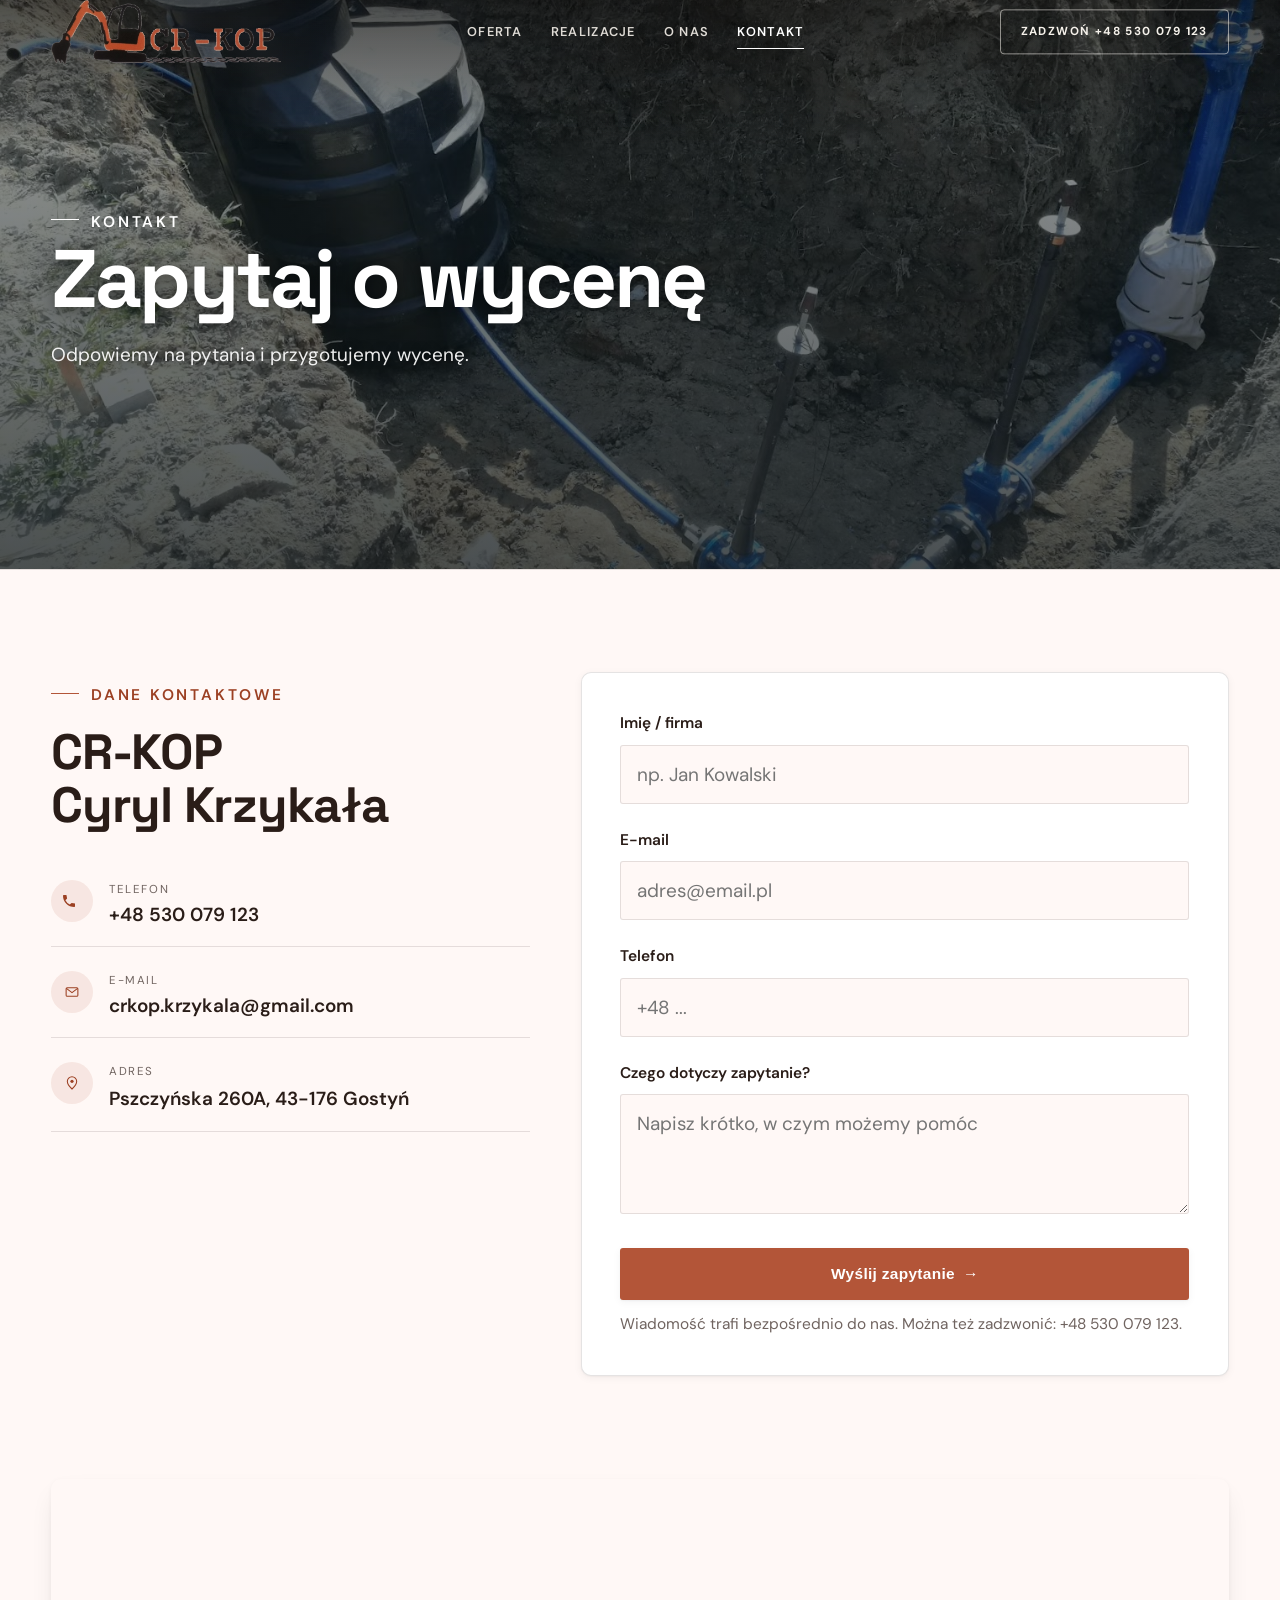
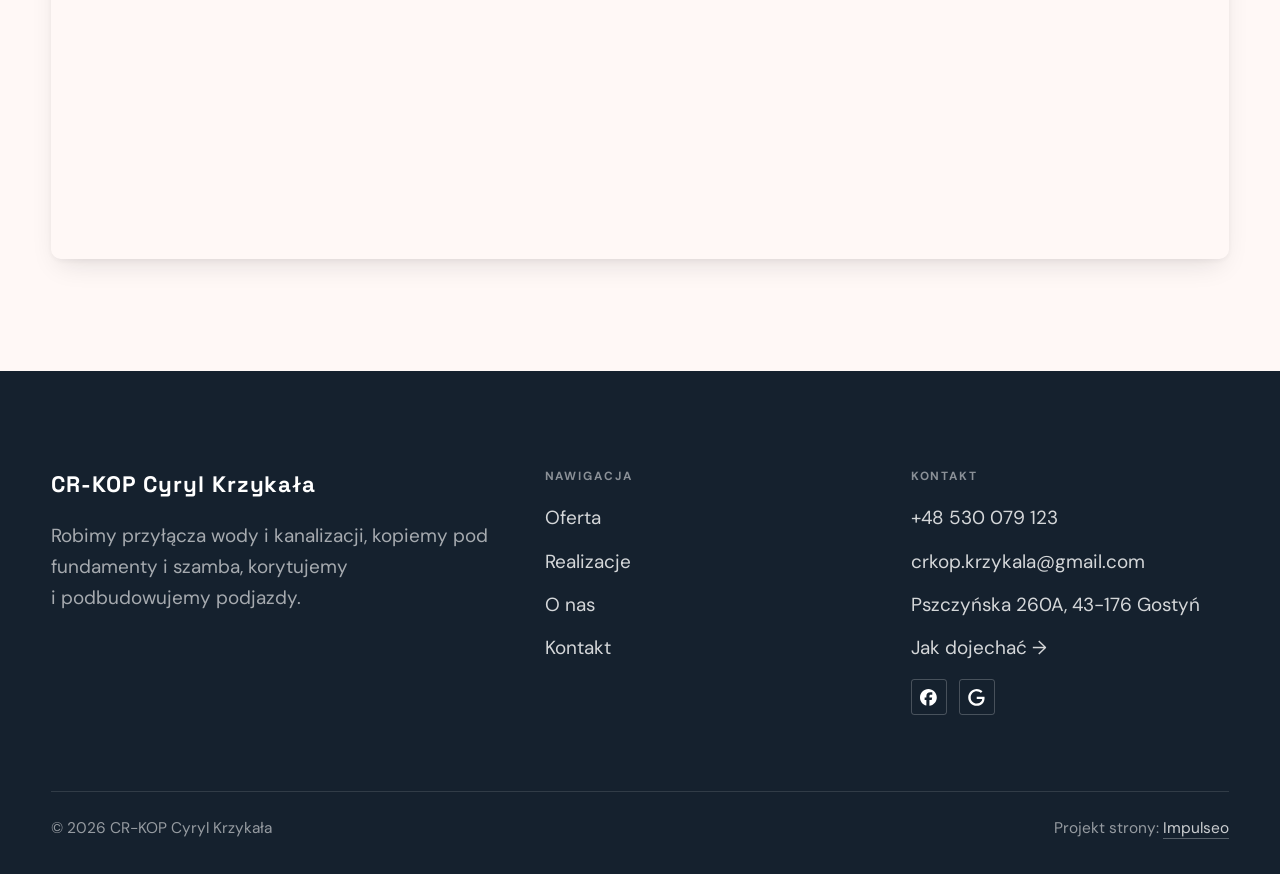
<file: kontakt.html>
<!DOCTYPE html>
<html lang="pl">
<head>
<meta charset="UTF-8">
<meta name="viewport" content="width=device-width, initial-scale=1.0">
<title>Kontakt - CR-KOP Cyryl Krzykała</title>
<meta name="description" content="Kontakt CR-KOP Cyryl Krzykała - Pszczyńska 260A, 43-176 Gostyń">
<link rel="canonical" href="https://kris20032.github.io/cr-kop-cyryl-krzykala/kontakt.html">
<meta name="robots" content="noindex, nofollow">
<meta property="og:type" content="website">
<meta property="og:locale" content="pl_PL">
<meta property="og:site_name" content="CR-KOP Cyryl Krzykała">
<meta property="og:title" content="Kontakt - CR-KOP Cyryl Krzykała">
<meta property="og:description" content="Kontakt CR-KOP Cyryl Krzykała - Pszczyńska 260A, 43-176 Gostyń">
<meta property="og:url" content="https://kris20032.github.io/cr-kop-cyryl-krzykala/kontakt.html">
<meta property="og:image" content="https://kris20032.github.io/cr-kop-cyryl-krzykala/img/og.jpg">
<meta property="og:image:width" content="1200">
<meta property="og:image:height" content="630">
<meta name="twitter:card" content="summary_large_image">
<link rel="preconnect" href="https://fonts.googleapis.com">
<link rel="preconnect" href="https://fonts.gstatic.com" crossorigin>
<link href="https://fonts.googleapis.com/css2?family=Space+Grotesk:wght@500;600;700&family=DM+Sans:opsz,wght@9..40,400;9..40,500;9..40,600&display=swap" rel="stylesheet">
<link rel="stylesheet" href="assets/styles.css?v=2b39bd48">
</head>
<body>

<header class="nav">
  <div class="wrap nav-inner">
    <a class="brand brand-has-logo" href="index.html"><img class="brand-logo" src="img/logo.png" alt="CR-KOP Cyryl Krzykała" width="785" height="219" decoding="async"></a>
    <nav class="nav-links">
      <a href="oferta.html">Oferta</a>
      <a href="realizacje.html">Realizacje</a>
      <a href="o-nas.html">O nas</a>
      <a href="kontakt.html" class="active" aria-current="page">Kontakt</a>
      <a href="tel:+48530079123" class="btn btn-accent">Zadzwoń +48 530 079 123</a>
    </nav>
    <button class="nav-toggle" aria-label="Menu"><span></span><span></span><span></span></button>
  </div>
</header>

<main>
<section class="pagehead">
  <img src="img/g3.jpg" alt="CR-KOP Cyryl Krzykała - Zapytaj o wycenę" width="1524" height="1112" decoding="async">
  <div class="wrap">
    <span class="eyebrow">Kontakt</span>
    <h1>Zapytaj o wycenę</h1>
    <p>Odpowiemy na pytania i przygotujemy wycenę.</p>
  </div>
</section>
<section>
  <div class="wrap contact-grid">
    <div class="reveal">
      <span class="eyebrow">Dane kontaktowe</span>
      <h2 style="margin:var(--space-4) 0 var(--space-6)">CR-KOP Cyryl Krzykała</h2>
      <div class="info-list">
        <div class="info-row"><div class="ic"><svg class="ico-tel" width="16" height="16" viewBox="0 0 24 24" fill="none" aria-hidden="true"><path d="M6.6 10.8a15.5 15.5 0 0 0 6.6 6.6l2.2-2.2a1 1 0 0 1 1-.24 11.4 11.4 0 0 0 3.6.58 1 1 0 0 1 1 1V20a1 1 0 0 1-1 1A17 17 0 0 1 3 4a1 1 0 0 1 1-1h3.5a1 1 0 0 1 1 1c0 1.25.2 2.46.58 3.6a1 1 0 0 1-.25 1l-2.23 2.2Z" fill="currentColor"/></svg></div><div><div class="lbl">Telefon</div><a class="val" href="tel:+48530079123">+48 530 079 123</a></div></div>
        <div class="info-row"><div class="ic"><svg class="ico-mail" width="16" height="16" viewBox="0 0 24 24" fill="none" aria-hidden="true"><rect x="3.2" y="5.5" width="17.6" height="13" rx="1.6" stroke="currentColor" stroke-width="1.6"/><path d="M4 7l8 6 8-6" stroke="currentColor" stroke-width="1.6" stroke-linecap="round" stroke-linejoin="round"/></svg></div><div><div class="lbl">E-mail</div><a class="val" href="mailto:crkop.krzykala@gmail.com">crkop.krzykala@gmail.com</a></div></div>
        <div class="info-row"><div class="ic"><svg class="ico-pin" width="16" height="16" viewBox="0 0 24 24" fill="none" aria-hidden="true"><path d="M12 21s7-6.1 7-11.5A7 7 0 0 0 5 9.5C5 14.9 12 21 12 21Z" stroke="currentColor" stroke-width="1.6" fill="none"/><circle cx="12" cy="9.5" r="2.4" fill="currentColor"/></svg></div><div><div class="lbl">Adres</div><div class="val">Pszczyńska 260A, 43-176 Gostyń</div></div></div>
      </div>
    </div>
    <div class="reveal">
      <form class="form" action="https://formsubmit.co/crkop.krzykala@gmail.com" method="POST">
        <input type="hidden" name="_subject" value="Zapytanie ze strony CR-KOP Cyryl Krzykała">
        <input type="hidden" name="_captcha" value="false">
        <input type="hidden" name="_template" value="table">
        <div class="fld"><label for="name">Imię / firma</label><input id="name" name="name" type="text" placeholder="np. Jan Kowalski" required></div>
        <div class="fld"><label for="email">E-mail</label><input id="email" name="email" type="email" placeholder="adres@email.pl" required></div>
        <div class="fld"><label for="phone">Telefon</label><input id="phone" name="phone" type="tel" placeholder="+48 ..."></div>
        <div class="fld"><label for="msg">Czego dotyczy zapytanie?</label><textarea id="msg" name="message" placeholder="Napisz krótko, w czym możemy pomóc" required></textarea></div>
        <button type="submit" class="btn btn-accent" style="width:100%;justify-content:center">Wyślij zapytanie <span class="arr">→</span></button>
        <p class="note">Wiadomość trafi bezpośrednio do nas. Można też zadzwonić: +48 530 079 123.</p>
      </form>
    </div>
  </div>
</section>
<section style="padding-top:0">
  <div class="wrap reveal">
    <iframe class="map" title="CR-KOP Cyryl Krzykała - Gostyń" src="https://maps.google.com/maps?q=50.1156395%2C18.8813082&z=15&output=embed" loading="lazy" referrerpolicy="no-referrer-when-downgrade"></iframe>
  </div>
</section>
</main>

<footer>
  <div class="wrap">
    <div class="foot-grid">
      <div class="foot-brand">
        <div class="name">CR-KOP Cyryl Krzykała</div>
        <p>Robimy przyłącza wody i kanalizacji, kopiemy pod fundamenty i szamba, korytujemy i podbudowujemy podjazdy.</p>
      </div>
      <div class="foot-col">
        <h4>Nawigacja</h4>
        <a href="oferta.html">Oferta</a>
        <a href="realizacje.html">Realizacje</a>
        <a href="o-nas.html">O nas</a>
        <a href="kontakt.html">Kontakt</a>
      </div>
      <div class="foot-col">
        <h4>Kontakt</h4>
        <a href="tel:+48530079123">+48 530 079 123</a>
        <a href="mailto:crkop.krzykala@gmail.com">crkop.krzykala@gmail.com</a>
        <p>Pszczyńska 260A, 43-176 Gostyń</p>
        <a href="https://www.google.com/maps?cid=6769646315707388077" target="_blank" rel="noopener">Jak dojechać →</a>
      <div class="foot-soc">
        <a class="soc" href="https://www.facebook.com/CRKOPCyrylKrzykala/" target="_blank" rel="noopener" aria-label="Facebook - CR-KOP Cyryl Krzykała"><svg viewBox="0 0 24 24" aria-hidden="true" focusable="false"><path d="M9.101 23.691v-7.98H6.627v-3.667h2.474v-1.58c0-4.085 1.848-5.978 5.858-5.978.401 0 .955.042 1.468.103a8.68 8.68 0 0 1 1.141.195v3.325a8.623 8.623 0 0 0-.653-.036 26.805 26.805 0 0 0-.733-.009c-.707 0-1.259.096-1.675.309a1.686 1.686 0 0 0-.679.622c-.258.42-.374.995-.374 1.752v1.297h3.919l-.386 2.103-.287 1.564h-3.246v8.245C19.396 23.238 24 18.179 24 12.044c0-6.627-5.373-12-12-12s-12 5.373-12 12c0 5.628 3.874 10.35 9.101 11.647Z" fill="currentColor"/></svg></a>
        <a class="soc" href="https://www.google.com/maps?cid=6769646315707388077" target="_blank" rel="noopener" aria-label="Google - CR-KOP Cyryl Krzykała"><svg viewBox="0 0 24 24" aria-hidden="true" focusable="false"><path d="M12.48 10.92v3.28h7.84c-.24 1.84-.853 3.187-1.787 4.133-1.147 1.147-2.933 2.4-6.053 2.4-4.827 0-8.6-3.893-8.6-8.72s3.773-8.72 8.6-8.72c2.6 0 4.507 1.027 5.907 2.347l2.307-2.307C18.747 1.44 16.133 0 12.48 0 5.867 0 .307 5.387.307 12s5.56 12 12.173 12c3.573 0 6.267-1.173 8.373-3.36 2.16-2.16 2.84-5.213 2.84-7.667 0-.76-.053-1.467-.173-2.053H12.48z" fill="currentColor"/></svg></a>
      </div>
      </div>
    </div>
    <div class="foot-bot">
      <span>© 2026 CR-KOP Cyryl Krzykała</span>
      <span>Projekt strony: <a class="foot-credit" href="https://impulseo.pl" target="_blank" rel="noopener">Impulseo</a></span>
    </div>
  </div>
</footer>
<div class="sticky-call"><a class="sc-call" href="tel:+48530079123"><svg class="ico-tel" width="16" height="16" viewBox="0 0 24 24" fill="none" aria-hidden="true"><path d="M6.6 10.8a15.5 15.5 0 0 0 6.6 6.6l2.2-2.2a1 1 0 0 1 1-.24 11.4 11.4 0 0 0 3.6.58 1 1 0 0 1 1 1V20a1 1 0 0 1-1 1A17 17 0 0 1 3 4a1 1 0 0 1 1-1h3.5a1 1 0 0 1 1 1c0 1.25.2 2.46.58 3.6a1 1 0 0 1-.25 1l-2.23 2.2Z" fill="currentColor"/></svg> Zadzwoń</a><a class="sc-quote" href="kontakt.html">Zadzwoń po wycenę</a></div>
<div class="demo-wazne" data-do="2026-11-08" data-cykl="3" hidden><svg class="dw-ico" width="13" height="13" viewBox="0 0 24 24" fill="none" aria-hidden="true"><circle cx="12" cy="12" r="8.6" stroke="currentColor" stroke-width="1.8"/><path d="M12 7.2V12l3.3 2" stroke="currentColor" stroke-width="1.8" stroke-linecap="round"/></svg><span class="dw-txt"></span></div>

<script src="assets/main.js"></script>
</body>
</html>
</file>
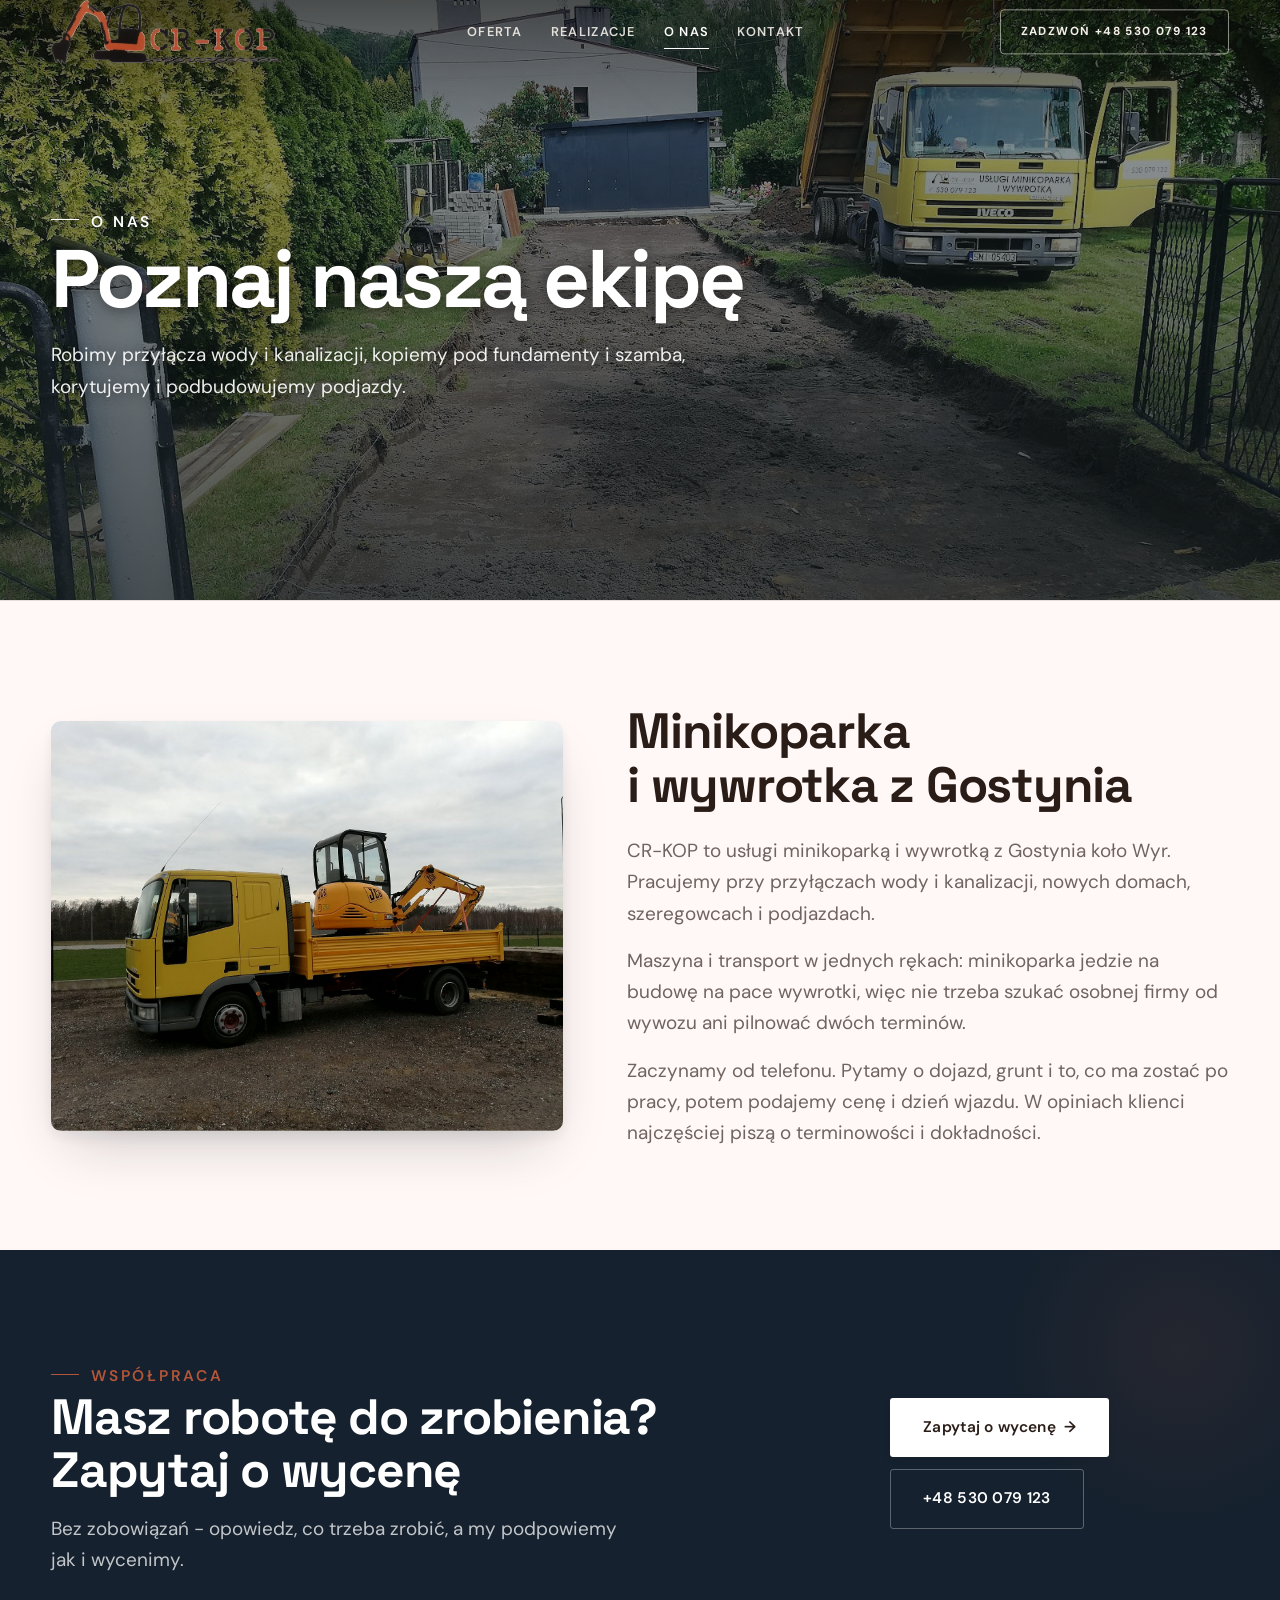
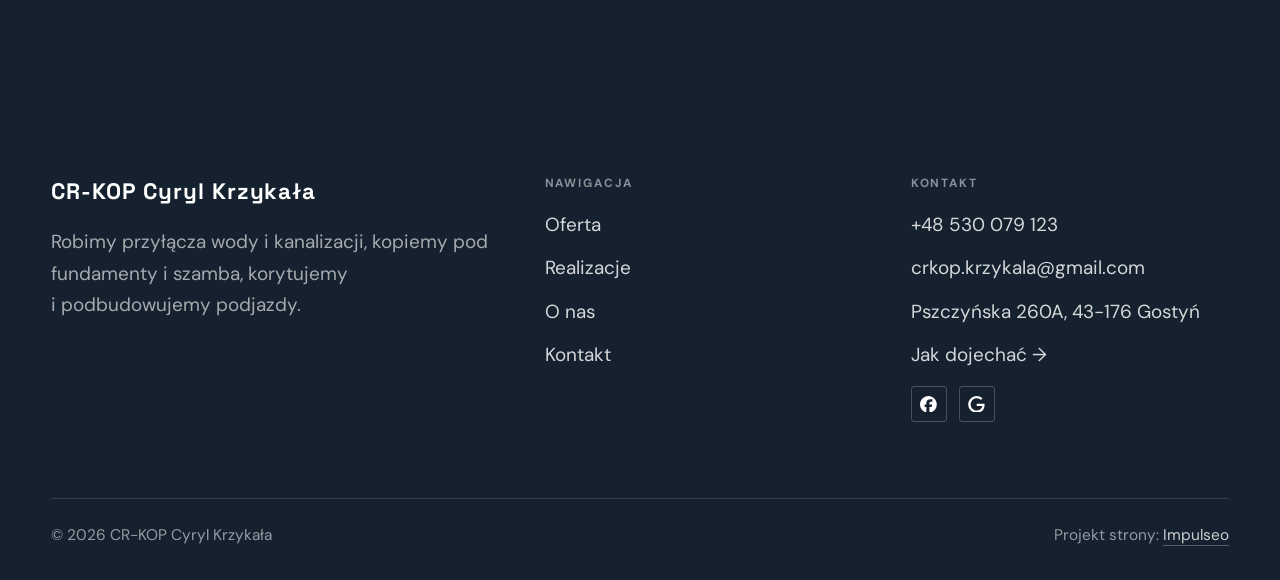
<file: o-nas.html>
<!DOCTYPE html>
<html lang="pl">
<head>
<meta charset="UTF-8">
<meta name="viewport" content="width=device-width, initial-scale=1.0">
<title>O nas - CR-KOP Cyryl Krzykała</title>
<meta name="description" content="CR-KOP Gostyń: usługi minikoparką i wywrotką. Przyłącza wodno-kanalizacyjne, wykopy, drenaże, podbudowy, niwelacja terenu i transport. Ocena 5,0 w Google. Tel. 530 079 123.">
<link rel="canonical" href="https://kris20032.github.io/cr-kop-cyryl-krzykala/o-nas.html">
<meta name="robots" content="noindex, nofollow">
<meta property="og:type" content="website">
<meta property="og:locale" content="pl_PL">
<meta property="og:site_name" content="CR-KOP Cyryl Krzykała">
<meta property="og:title" content="O nas - CR-KOP Cyryl Krzykała">
<meta property="og:description" content="CR-KOP Gostyń: usługi minikoparką i wywrotką. Przyłącza wodno-kanalizacyjne, wykopy, drenaże, podbudowy, niwelacja terenu i transport. Ocena 5,0 w Google. Tel. 530 079 123.">
<meta property="og:url" content="https://kris20032.github.io/cr-kop-cyryl-krzykala/o-nas.html">
<meta property="og:image" content="https://kris20032.github.io/cr-kop-cyryl-krzykala/img/og.jpg">
<meta property="og:image:width" content="1200">
<meta property="og:image:height" content="630">
<meta name="twitter:card" content="summary_large_image">
<link rel="preconnect" href="https://fonts.googleapis.com">
<link rel="preconnect" href="https://fonts.gstatic.com" crossorigin>
<link href="https://fonts.googleapis.com/css2?family=Space+Grotesk:wght@500;600;700&family=DM+Sans:opsz,wght@9..40,400;9..40,500;9..40,600&display=swap" rel="stylesheet">
<link rel="stylesheet" href="assets/styles.css?v=2b39bd48">
</head>
<body>

<header class="nav">
  <div class="wrap nav-inner">
    <a class="brand brand-has-logo" href="index.html"><img class="brand-logo" src="img/logo.png" alt="CR-KOP Cyryl Krzykała" width="785" height="219" decoding="async"></a>
    <nav class="nav-links">
      <a href="oferta.html">Oferta</a>
      <a href="realizacje.html">Realizacje</a>
      <a href="o-nas.html" class="active" aria-current="page">O nas</a>
      <a href="kontakt.html">Kontakt</a>
      <a href="tel:+48530079123" class="btn btn-accent">Zadzwoń +48 530 079 123</a>
    </nav>
    <button class="nav-toggle" aria-label="Menu"><span></span><span></span><span></span></button>
  </div>
</header>

<main>
<section class="pagehead">
  <img src="img/g2.jpg" alt="CR-KOP Cyryl Krzykała - Poznaj naszą ekipę" width="1600" height="1200" decoding="async">
  <div class="wrap">
    <span class="eyebrow">O nas</span>
    <h1>Poznaj naszą ekipę</h1>
    <p>Robimy przyłącza wody i kanalizacji, kopiemy pod fundamenty i szamba, korytujemy i podbudowujemy podjazdy.</p>
  </div>
</section>
<section>
  <div class="wrap split">
    <div class="split-art reveal"><img src="img/about.jpg" alt="CR-KOP Cyryl Krzykała" loading="lazy" width="1600" height="1200" decoding="async"></div>
    <div class="split-copy reveal">
      <h2>Minikoparka i wywrotka z Gostynia</h2>
      <p class="muted">CR-KOP to usługi minikoparką i wywrotką z Gostynia koło Wyr. Pracujemy przy przyłączach wody i kanalizacji, nowych domach, szeregowcach i podjazdach.</p>
      <p class="muted">Maszyna i transport w jednych rękach: minikoparka jedzie na budowę na pace wywrotki, więc nie trzeba szukać osobnej firmy od wywozu ani pilnować dwóch terminów.</p>
      <p class="muted">Zaczynamy od telefonu. Pytamy o dojazd, grunt i to, co ma zostać po pracy, potem podajemy cenę i dzień wjazdu. W opiniach klienci najczęściej piszą o terminowości i dokładności.</p>
    </div>
  </div>
</section>


<section class="cta">
  <div class="wrap">
    <div class="reveal">
      <span class="eyebrow">Współpraca</span>
      <h2>Masz robotę do zrobienia? Zapytaj o wycenę</h2>
      <p>Bez zobowiązań - opowiedz, co trzeba zrobić, a my podpowiemy jak i wycenimy.</p>
    </div>
    <div class="cta-actions reveal">
      <a href="kontakt.html" class="btn btn-light">Zapytaj o wycenę <span class="arr">→</span></a>
      <a href="tel:+48530079123" class="btn btn-ghost btn-ghost-cta">+48 530 079 123</a>
    </div>
  </div>
</section>
</main>

<footer>
  <div class="wrap">
    <div class="foot-grid">
      <div class="foot-brand">
        <div class="name">CR-KOP Cyryl Krzykała</div>
        <p>Robimy przyłącza wody i kanalizacji, kopiemy pod fundamenty i szamba, korytujemy i podbudowujemy podjazdy.</p>
      </div>
      <div class="foot-col">
        <h4>Nawigacja</h4>
        <a href="oferta.html">Oferta</a>
        <a href="realizacje.html">Realizacje</a>
        <a href="o-nas.html">O nas</a>
        <a href="kontakt.html">Kontakt</a>
      </div>
      <div class="foot-col">
        <h4>Kontakt</h4>
        <a href="tel:+48530079123">+48 530 079 123</a>
        <a href="mailto:crkop.krzykala@gmail.com">crkop.krzykala@gmail.com</a>
        <p>Pszczyńska 260A, 43-176 Gostyń</p>
        <a href="https://www.google.com/maps?cid=6769646315707388077" target="_blank" rel="noopener">Jak dojechać →</a>
      <div class="foot-soc">
        <a class="soc" href="https://www.facebook.com/CRKOPCyrylKrzykala/" target="_blank" rel="noopener" aria-label="Facebook - CR-KOP Cyryl Krzykała"><svg viewBox="0 0 24 24" aria-hidden="true" focusable="false"><path d="M9.101 23.691v-7.98H6.627v-3.667h2.474v-1.58c0-4.085 1.848-5.978 5.858-5.978.401 0 .955.042 1.468.103a8.68 8.68 0 0 1 1.141.195v3.325a8.623 8.623 0 0 0-.653-.036 26.805 26.805 0 0 0-.733-.009c-.707 0-1.259.096-1.675.309a1.686 1.686 0 0 0-.679.622c-.258.42-.374.995-.374 1.752v1.297h3.919l-.386 2.103-.287 1.564h-3.246v8.245C19.396 23.238 24 18.179 24 12.044c0-6.627-5.373-12-12-12s-12 5.373-12 12c0 5.628 3.874 10.35 9.101 11.647Z" fill="currentColor"/></svg></a>
        <a class="soc" href="https://www.google.com/maps?cid=6769646315707388077" target="_blank" rel="noopener" aria-label="Google - CR-KOP Cyryl Krzykała"><svg viewBox="0 0 24 24" aria-hidden="true" focusable="false"><path d="M12.48 10.92v3.28h7.84c-.24 1.84-.853 3.187-1.787 4.133-1.147 1.147-2.933 2.4-6.053 2.4-4.827 0-8.6-3.893-8.6-8.72s3.773-8.72 8.6-8.72c2.6 0 4.507 1.027 5.907 2.347l2.307-2.307C18.747 1.44 16.133 0 12.48 0 5.867 0 .307 5.387.307 12s5.56 12 12.173 12c3.573 0 6.267-1.173 8.373-3.36 2.16-2.16 2.84-5.213 2.84-7.667 0-.76-.053-1.467-.173-2.053H12.48z" fill="currentColor"/></svg></a>
      </div>
      </div>
    </div>
    <div class="foot-bot">
      <span>© 2026 CR-KOP Cyryl Krzykała</span>
      <span>Projekt strony: <a class="foot-credit" href="https://impulseo.pl" target="_blank" rel="noopener">Impulseo</a></span>
    </div>
  </div>
</footer>
<div class="sticky-call"><a class="sc-call" href="tel:+48530079123"><svg class="ico-tel" width="16" height="16" viewBox="0 0 24 24" fill="none" aria-hidden="true"><path d="M6.6 10.8a15.5 15.5 0 0 0 6.6 6.6l2.2-2.2a1 1 0 0 1 1-.24 11.4 11.4 0 0 0 3.6.58 1 1 0 0 1 1 1V20a1 1 0 0 1-1 1A17 17 0 0 1 3 4a1 1 0 0 1 1-1h3.5a1 1 0 0 1 1 1c0 1.25.2 2.46.58 3.6a1 1 0 0 1-.25 1l-2.23 2.2Z" fill="currentColor"/></svg> Zadzwoń</a><a class="sc-quote" href="kontakt.html">Zadzwoń po wycenę</a></div>
<div class="demo-wazne" data-do="2026-11-08" data-cykl="3" hidden><svg class="dw-ico" width="13" height="13" viewBox="0 0 24 24" fill="none" aria-hidden="true"><circle cx="12" cy="12" r="8.6" stroke="currentColor" stroke-width="1.8"/><path d="M12 7.2V12l3.3 2" stroke="currentColor" stroke-width="1.8" stroke-linecap="round"/></svg><span class="dw-txt"></span></div>

<script src="assets/main.js"></script>
</body>
</html>
</file>
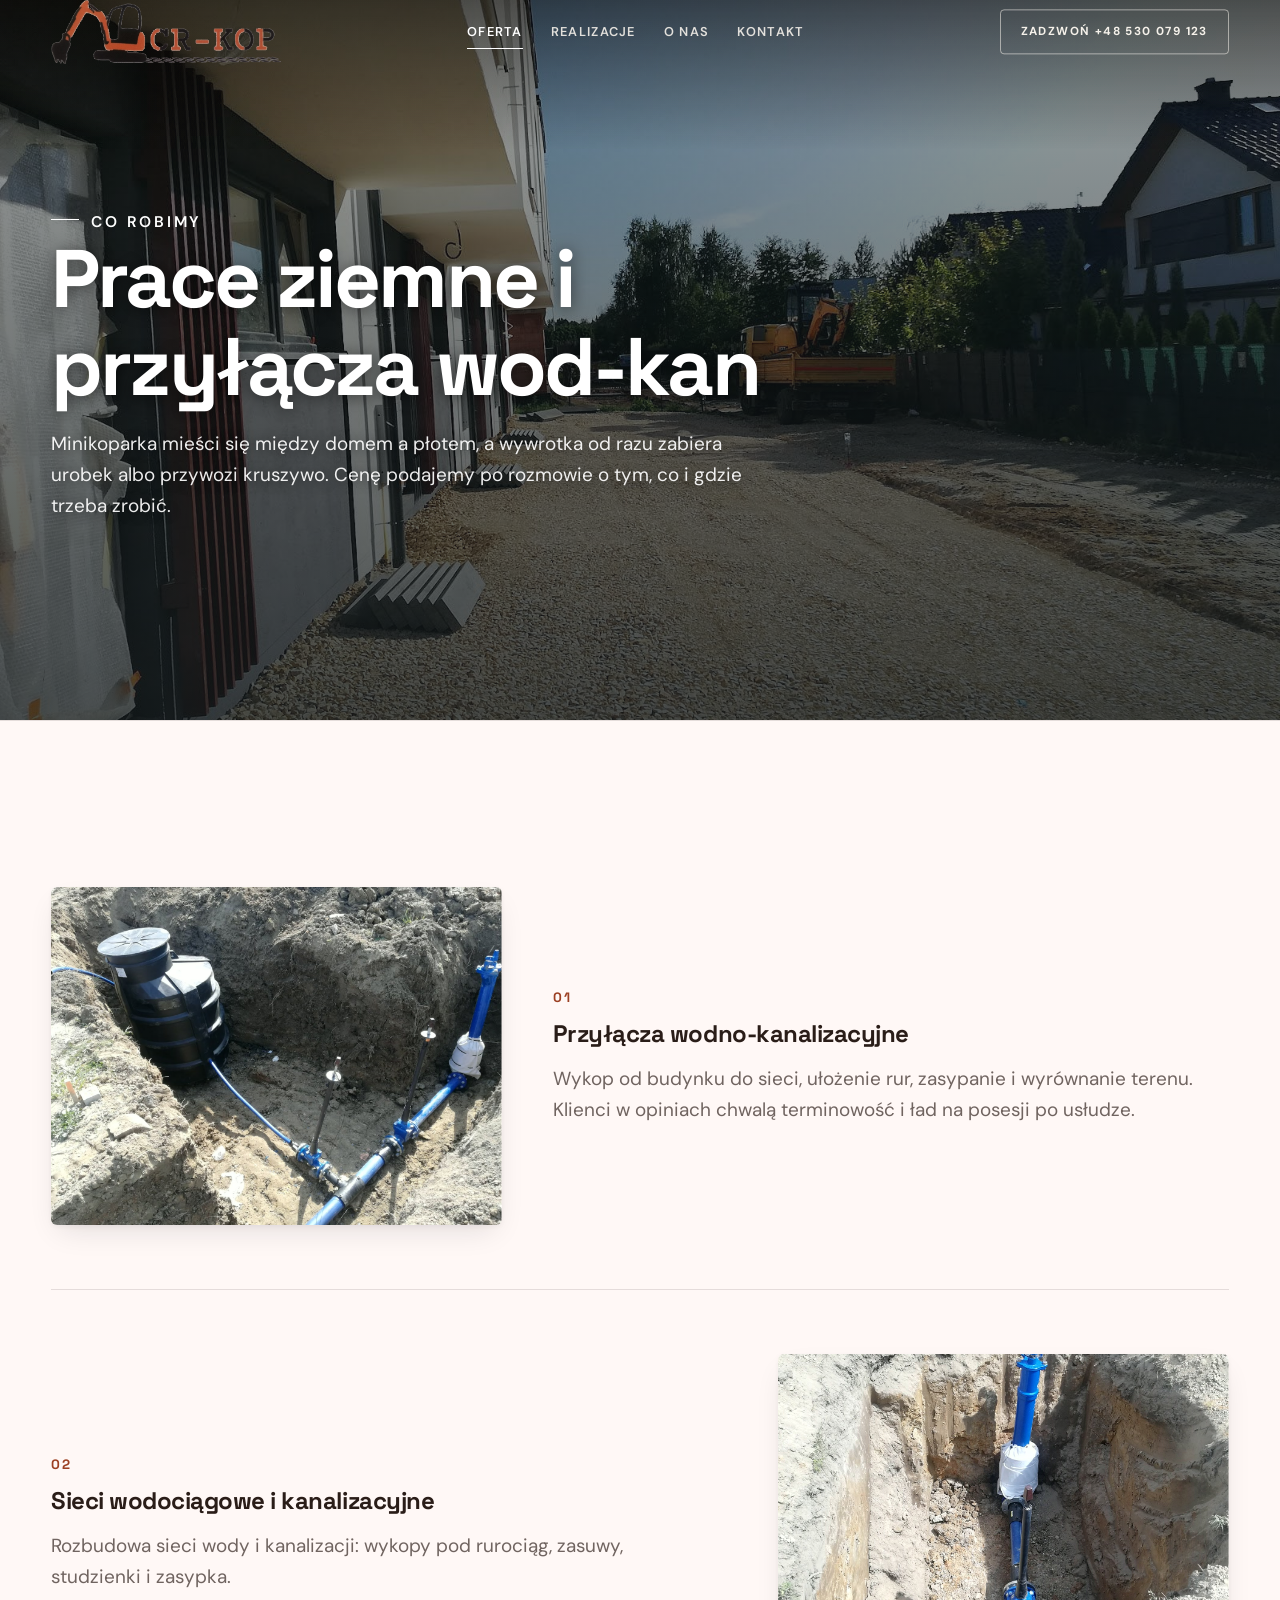
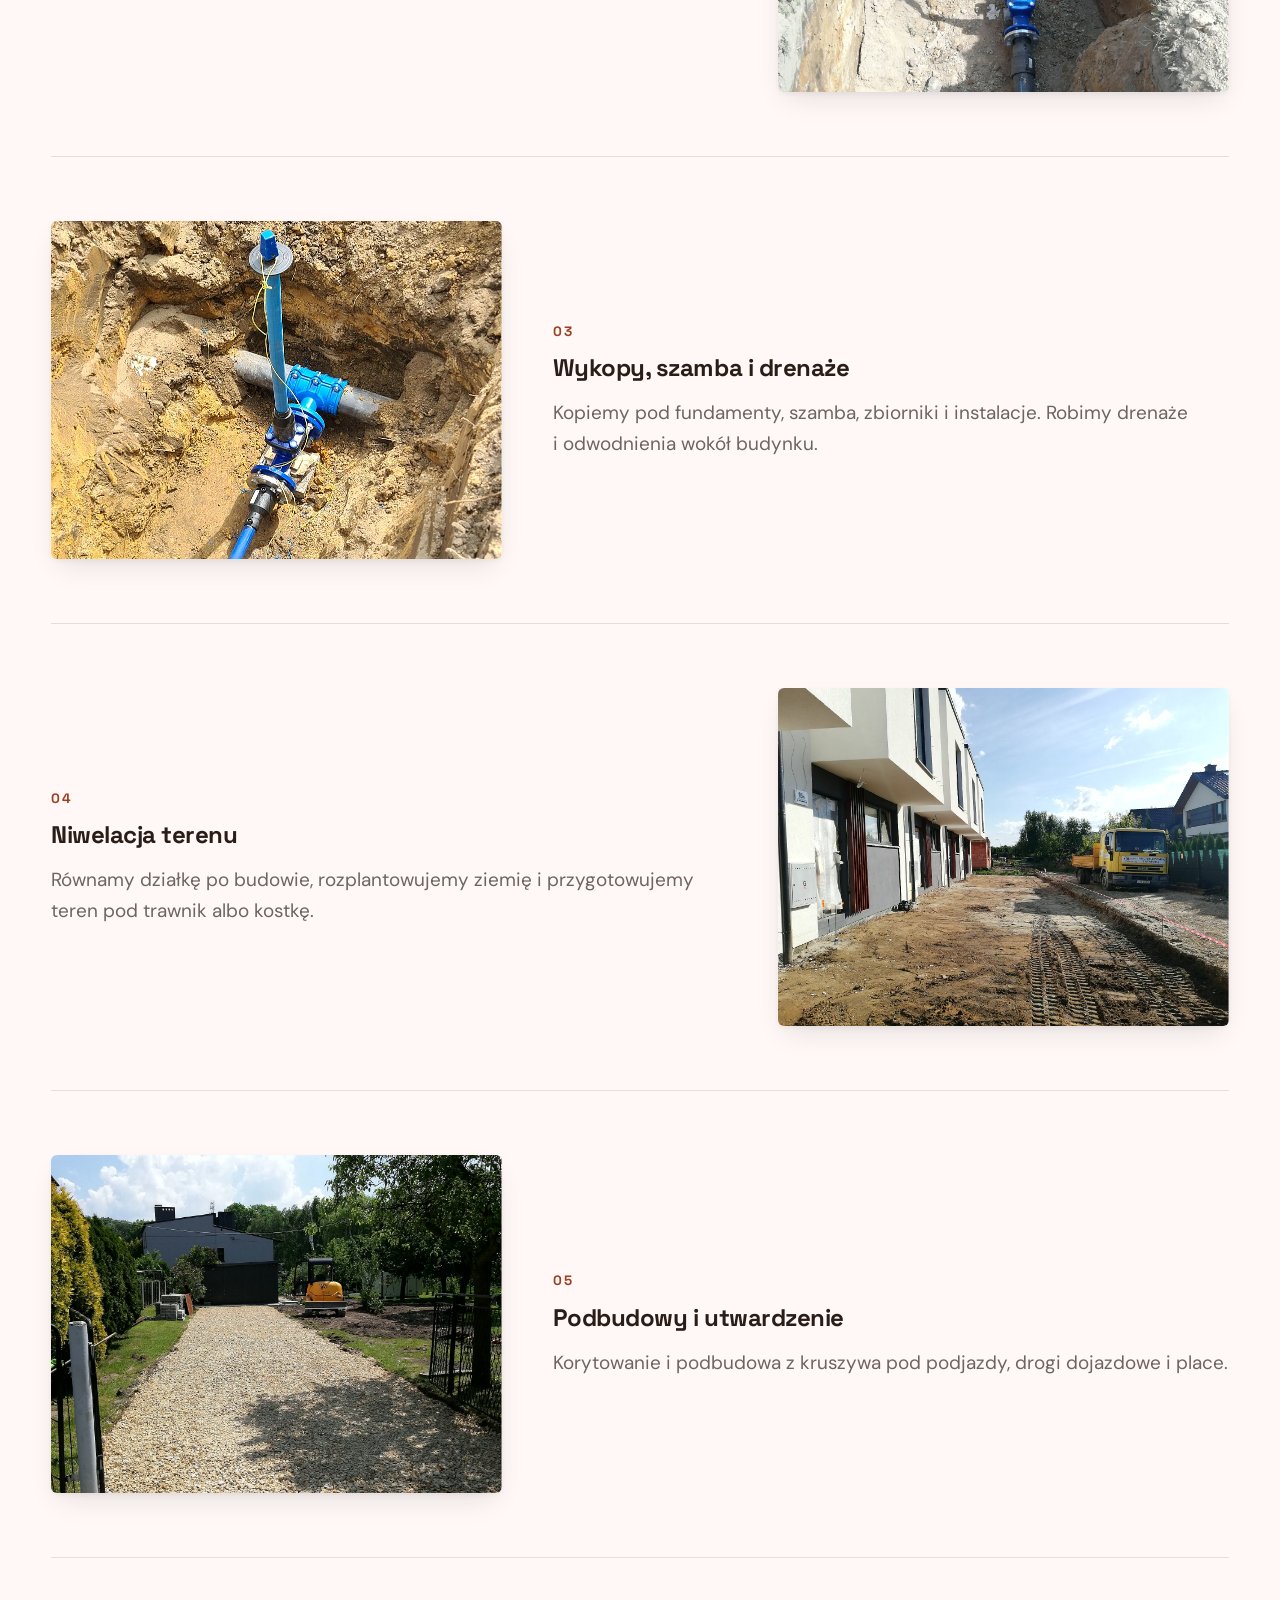
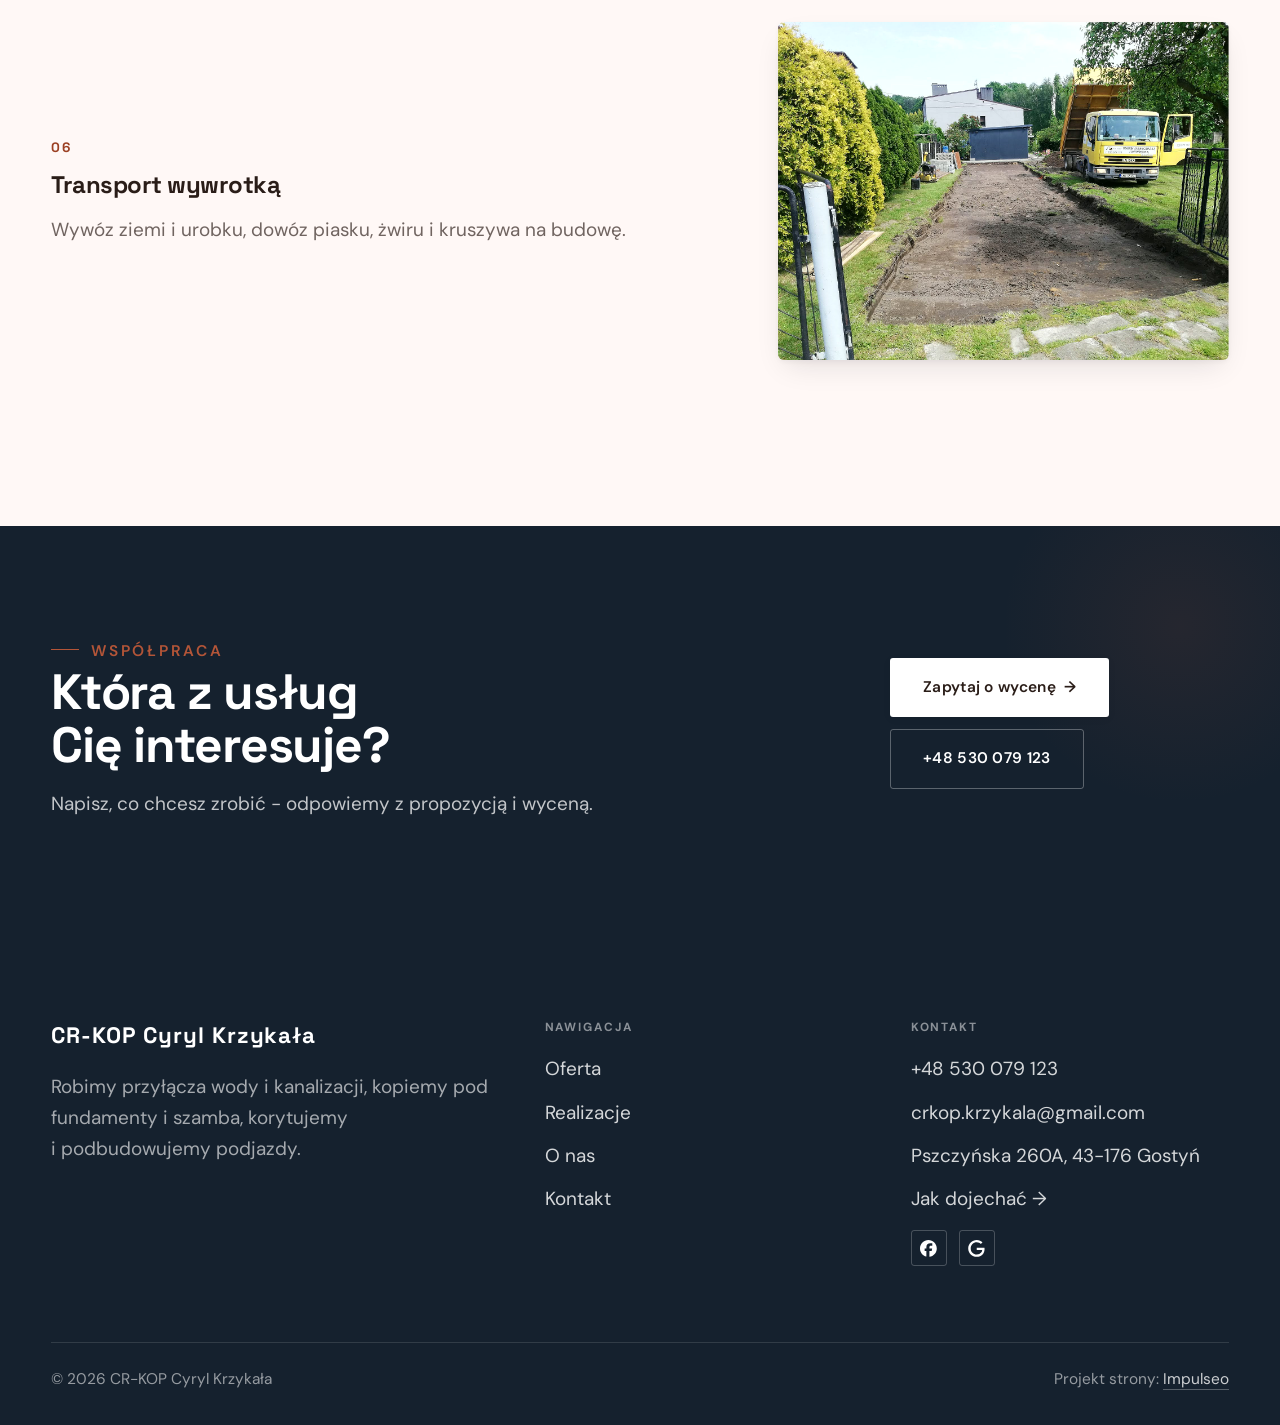
<file: oferta.html>
<!DOCTYPE html>
<html lang="pl">
<head>
<meta charset="UTF-8">
<meta name="viewport" content="width=device-width, initial-scale=1.0">
<title>Oferta - CR-KOP Cyryl Krzykała</title>
<meta name="description" content="CR-KOP Gostyń: usługi minikoparką i wywrotką. Przyłącza wodno-kanalizacyjne, wykopy, drenaże, podbudowy, niwelacja terenu i transport. Ocena 5,0 w Google. Tel. 530 079 123.">
<link rel="canonical" href="https://kris20032.github.io/cr-kop-cyryl-krzykala/oferta.html">
<meta name="robots" content="noindex, nofollow">
<meta property="og:type" content="website">
<meta property="og:locale" content="pl_PL">
<meta property="og:site_name" content="CR-KOP Cyryl Krzykała">
<meta property="og:title" content="Oferta - CR-KOP Cyryl Krzykała">
<meta property="og:description" content="CR-KOP Gostyń: usługi minikoparką i wywrotką. Przyłącza wodno-kanalizacyjne, wykopy, drenaże, podbudowy, niwelacja terenu i transport. Ocena 5,0 w Google. Tel. 530 079 123.">
<meta property="og:url" content="https://kris20032.github.io/cr-kop-cyryl-krzykala/oferta.html">
<meta property="og:image" content="https://kris20032.github.io/cr-kop-cyryl-krzykala/img/og.jpg">
<meta property="og:image:width" content="1200">
<meta property="og:image:height" content="630">
<meta name="twitter:card" content="summary_large_image">
<link rel="preconnect" href="https://fonts.googleapis.com">
<link rel="preconnect" href="https://fonts.gstatic.com" crossorigin>
<link href="https://fonts.googleapis.com/css2?family=Space+Grotesk:wght@500;600;700&family=DM+Sans:opsz,wght@9..40,400;9..40,500;9..40,600&display=swap" rel="stylesheet">
<link rel="stylesheet" href="assets/styles.css?v=2b39bd48">
</head>
<body>

<header class="nav">
  <div class="wrap nav-inner">
    <a class="brand brand-has-logo" href="index.html"><img class="brand-logo" src="img/logo.png" alt="CR-KOP Cyryl Krzykała" width="785" height="219" decoding="async"></a>
    <nav class="nav-links">
      <a href="oferta.html" class="active" aria-current="page">Oferta</a>
      <a href="realizacje.html">Realizacje</a>
      <a href="o-nas.html">O nas</a>
      <a href="kontakt.html">Kontakt</a>
      <a href="tel:+48530079123" class="btn btn-accent">Zadzwoń +48 530 079 123</a>
    </nav>
    <button class="nav-toggle" aria-label="Menu"><span></span><span></span><span></span></button>
  </div>
</header>

<main>
<section class="pagehead">
  <img src="img/g1.jpg" alt="CR-KOP Cyryl Krzykała - Prace ziemne i przyłącza wod-kan" width="1600" height="1200" decoding="async">
  <div class="wrap">
    <span class="eyebrow">Co robimy</span>
    <h1>Prace ziemne i przyłącza wod-kan</h1>
    <p>Minikoparka mieści się między domem a płotem, a wywrotka od razu zabiera urobek albo przywozi kruszywo. Cenę podajemy po rozmowie o tym, co i gdzie trzeba zrobić.</p>
  </div>
</section>
<section>
  <div class="wrap">
    <div class="svc-row reveal">
      <div class="svc-row-art"><img src="img/g3.jpg" alt="Przyłącza wodno-kanalizacyjne" loading="lazy" width="1524" height="1112" decoding="async"></div>
      <div>
        <span class="num">01</span>
        <h3>Przyłącza wodno-kanalizacyjne</h3>
        <p class="muted">Wykop od budynku do sieci, ułożenie rur, zasypanie i wyrównanie terenu. Klienci w opiniach chwalą terminowość i ład na posesji po usłudze.</p>
      </div>
    </div>
    <div class="svc-row rev reveal">
      <div class="svc-row-art"><img src="img/g7.jpg" alt="Sieci wodociągowe i kanalizacyjne" loading="lazy" width="1500" height="2000" decoding="async"></div>
      <div>
        <span class="num">02</span>
        <h3>Sieci wodociągowe i kanalizacyjne</h3>
        <p class="muted">Rozbudowa sieci wody i kanalizacji: wykopy pod rurociąg, zasuwy, studzienki i zasypka.</p>
      </div>
    </div>
    <div class="svc-row reveal">
      <div class="svc-row-art"><img src="img/g6.jpg" alt="Wykopy, szamba i drenaże" loading="lazy" width="901" height="2000" decoding="async"></div>
      <div>
        <span class="num">03</span>
        <h3>Wykopy, szamba i drenaże</h3>
        <p class="muted">Kopiemy pod fundamenty, szamba, zbiorniki i instalacje. Robimy drenaże i odwodnienia wokół budynku.</p>
      </div>
    </div>
    <div class="svc-row rev reveal">
      <div class="svc-row-art"><img src="img/g4.jpg" alt="Niwelacja terenu" loading="lazy" width="1600" height="1200" decoding="async"></div>
      <div>
        <span class="num">04</span>
        <h3>Niwelacja terenu</h3>
        <p class="muted">Równamy działkę po budowie, rozplantowujemy ziemię i przygotowujemy teren pod trawnik albo kostkę.</p>
      </div>
    </div>
    <div class="svc-row reveal">
      <div class="svc-row-art"><img src="img/g5.jpg" alt="Podbudowy i utwardzenie" loading="lazy" width="1500" height="2000" decoding="async"></div>
      <div>
        <span class="num">05</span>
        <h3>Podbudowy i utwardzenie</h3>
        <p class="muted">Korytowanie i podbudowa z kruszywa pod podjazdy, drogi dojazdowe i place.</p>
      </div>
    </div>
    <div class="svc-row rev reveal">
      <div class="svc-row-art"><img src="img/g2.jpg" alt="Transport wywrotką" loading="lazy" width="1600" height="1200" decoding="async"></div>
      <div>
        <span class="num">06</span>
        <h3>Transport wywrotką</h3>
        <p class="muted">Wywóz ziemi i urobku, dowóz piasku, żwiru i kruszywa na budowę.</p>
      </div>
    </div>
  </div>
</section>

<section class="cta">
  <div class="wrap">
    <div class="reveal">
      <span class="eyebrow">Współpraca</span>
      <h2>Która z usług Cię interesuje?</h2>
      <p>Napisz, co chcesz zrobić - odpowiemy z propozycją i wyceną.</p>
    </div>
    <div class="cta-actions reveal">
      <a href="kontakt.html" class="btn btn-light">Zapytaj o wycenę <span class="arr">→</span></a>
      <a href="tel:+48530079123" class="btn btn-ghost btn-ghost-cta">+48 530 079 123</a>
    </div>
  </div>
</section>
</main>

<footer>
  <div class="wrap">
    <div class="foot-grid">
      <div class="foot-brand">
        <div class="name">CR-KOP Cyryl Krzykała</div>
        <p>Robimy przyłącza wody i kanalizacji, kopiemy pod fundamenty i szamba, korytujemy i podbudowujemy podjazdy.</p>
      </div>
      <div class="foot-col">
        <h4>Nawigacja</h4>
        <a href="oferta.html">Oferta</a>
        <a href="realizacje.html">Realizacje</a>
        <a href="o-nas.html">O nas</a>
        <a href="kontakt.html">Kontakt</a>
      </div>
      <div class="foot-col">
        <h4>Kontakt</h4>
        <a href="tel:+48530079123">+48 530 079 123</a>
        <a href="mailto:crkop.krzykala@gmail.com">crkop.krzykala@gmail.com</a>
        <p>Pszczyńska 260A, 43-176 Gostyń</p>
        <a href="https://www.google.com/maps?cid=6769646315707388077" target="_blank" rel="noopener">Jak dojechać →</a>
      <div class="foot-soc">
        <a class="soc" href="https://www.facebook.com/CRKOPCyrylKrzykala/" target="_blank" rel="noopener" aria-label="Facebook - CR-KOP Cyryl Krzykała"><svg viewBox="0 0 24 24" aria-hidden="true" focusable="false"><path d="M9.101 23.691v-7.98H6.627v-3.667h2.474v-1.58c0-4.085 1.848-5.978 5.858-5.978.401 0 .955.042 1.468.103a8.68 8.68 0 0 1 1.141.195v3.325a8.623 8.623 0 0 0-.653-.036 26.805 26.805 0 0 0-.733-.009c-.707 0-1.259.096-1.675.309a1.686 1.686 0 0 0-.679.622c-.258.42-.374.995-.374 1.752v1.297h3.919l-.386 2.103-.287 1.564h-3.246v8.245C19.396 23.238 24 18.179 24 12.044c0-6.627-5.373-12-12-12s-12 5.373-12 12c0 5.628 3.874 10.35 9.101 11.647Z" fill="currentColor"/></svg></a>
        <a class="soc" href="https://www.google.com/maps?cid=6769646315707388077" target="_blank" rel="noopener" aria-label="Google - CR-KOP Cyryl Krzykała"><svg viewBox="0 0 24 24" aria-hidden="true" focusable="false"><path d="M12.48 10.92v3.28h7.84c-.24 1.84-.853 3.187-1.787 4.133-1.147 1.147-2.933 2.4-6.053 2.4-4.827 0-8.6-3.893-8.6-8.72s3.773-8.72 8.6-8.72c2.6 0 4.507 1.027 5.907 2.347l2.307-2.307C18.747 1.44 16.133 0 12.48 0 5.867 0 .307 5.387.307 12s5.56 12 12.173 12c3.573 0 6.267-1.173 8.373-3.36 2.16-2.16 2.84-5.213 2.84-7.667 0-.76-.053-1.467-.173-2.053H12.48z" fill="currentColor"/></svg></a>
      </div>
      </div>
    </div>
    <div class="foot-bot">
      <span>© 2026 CR-KOP Cyryl Krzykała</span>
      <span>Projekt strony: <a class="foot-credit" href="https://impulseo.pl" target="_blank" rel="noopener">Impulseo</a></span>
    </div>
  </div>
</footer>
<div class="sticky-call"><a class="sc-call" href="tel:+48530079123"><svg class="ico-tel" width="16" height="16" viewBox="0 0 24 24" fill="none" aria-hidden="true"><path d="M6.6 10.8a15.5 15.5 0 0 0 6.6 6.6l2.2-2.2a1 1 0 0 1 1-.24 11.4 11.4 0 0 0 3.6.58 1 1 0 0 1 1 1V20a1 1 0 0 1-1 1A17 17 0 0 1 3 4a1 1 0 0 1 1-1h3.5a1 1 0 0 1 1 1c0 1.25.2 2.46.58 3.6a1 1 0 0 1-.25 1l-2.23 2.2Z" fill="currentColor"/></svg> Zadzwoń</a><a class="sc-quote" href="kontakt.html">Zadzwoń po wycenę</a></div>
<div class="demo-wazne" data-do="2026-11-08" data-cykl="3" hidden><svg class="dw-ico" width="13" height="13" viewBox="0 0 24 24" fill="none" aria-hidden="true"><circle cx="12" cy="12" r="8.6" stroke="currentColor" stroke-width="1.8"/><path d="M12 7.2V12l3.3 2" stroke="currentColor" stroke-width="1.8" stroke-linecap="round"/></svg><span class="dw-txt"></span></div>

<script src="assets/main.js"></script>
</body>
</html>
</file>
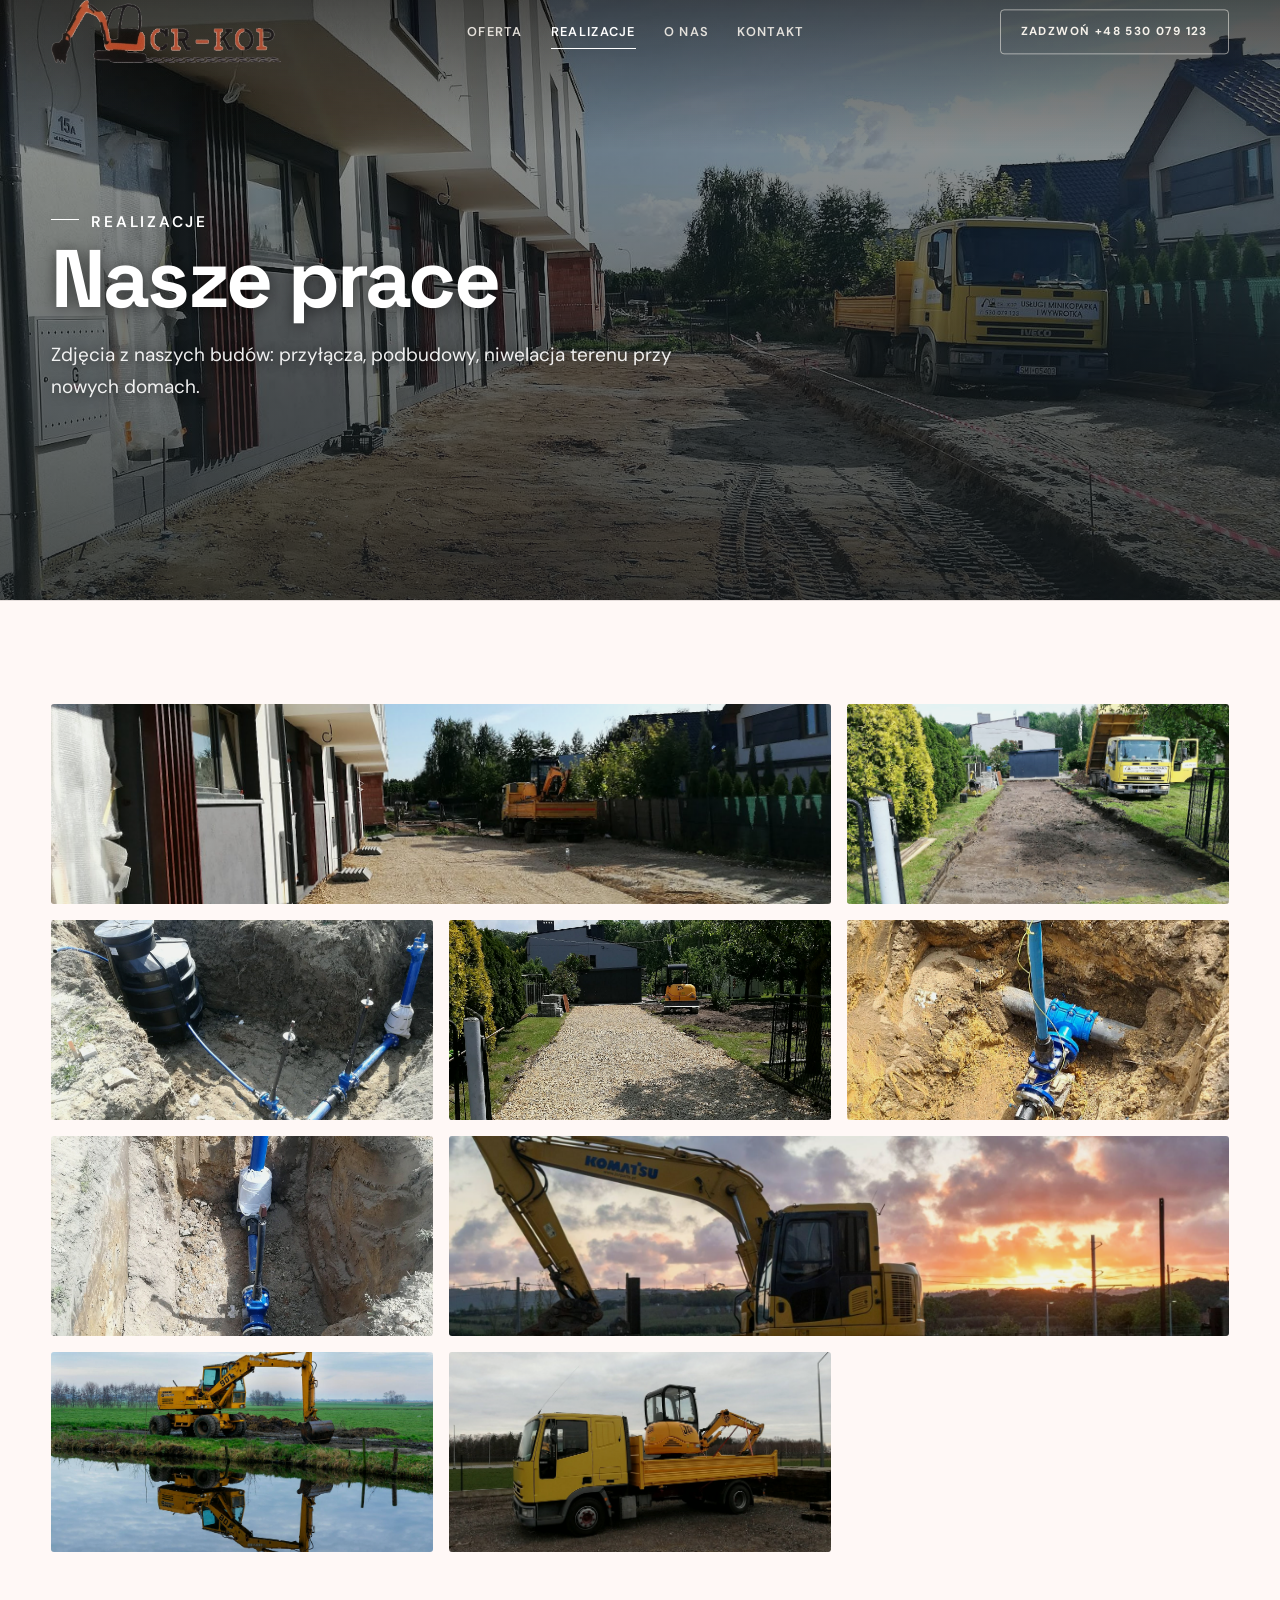
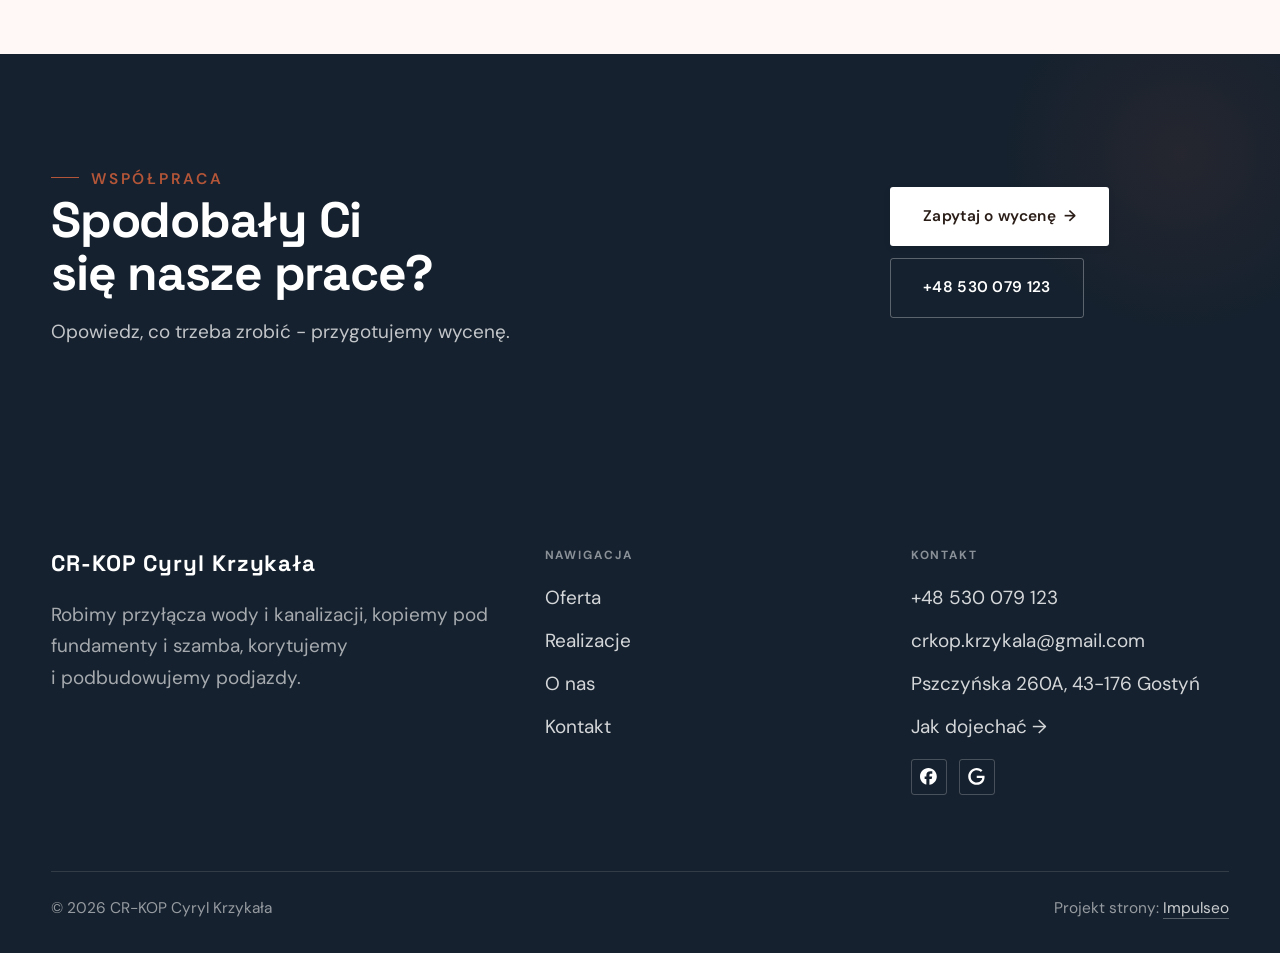
<file: realizacje.html>
<!DOCTYPE html>
<html lang="pl">
<head>
<meta charset="UTF-8">
<meta name="viewport" content="width=device-width, initial-scale=1.0">
<title>Realizacje - CR-KOP Cyryl Krzykała</title>
<meta name="description" content="Realizacje CR-KOP Cyryl Krzykała: Podbudowa drogi przy nowych szeregowcach, Korytowanie pod podjazd, Przyłącze wody ze studzienką, Niwelacja terenu przy szeregowcach, Gotowy podjazd na kruszywie">
<link rel="canonical" href="https://kris20032.github.io/cr-kop-cyryl-krzykala/realizacje.html">
<meta name="robots" content="noindex, nofollow">
<meta property="og:type" content="website">
<meta property="og:locale" content="pl_PL">
<meta property="og:site_name" content="CR-KOP Cyryl Krzykała">
<meta property="og:title" content="Realizacje - CR-KOP Cyryl Krzykała">
<meta property="og:description" content="Realizacje CR-KOP Cyryl Krzykała: Podbudowa drogi przy nowych szeregowcach, Korytowanie pod podjazd, Przyłącze wody ze studzienką, Niwelacja terenu przy szeregowcach, Gotowy podjazd na kruszywie">
<meta property="og:url" content="https://kris20032.github.io/cr-kop-cyryl-krzykala/realizacje.html">
<meta property="og:image" content="https://kris20032.github.io/cr-kop-cyryl-krzykala/img/og.jpg">
<meta property="og:image:width" content="1200">
<meta property="og:image:height" content="630">
<meta name="twitter:card" content="summary_large_image">
<link rel="preconnect" href="https://fonts.googleapis.com">
<link rel="preconnect" href="https://fonts.gstatic.com" crossorigin>
<link href="https://fonts.googleapis.com/css2?family=Space+Grotesk:wght@500;600;700&family=DM+Sans:opsz,wght@9..40,400;9..40,500;9..40,600&display=swap" rel="stylesheet">
<link rel="stylesheet" href="assets/styles.css?v=2b39bd48">
</head>
<body>

<header class="nav">
  <div class="wrap nav-inner">
    <a class="brand brand-has-logo" href="index.html"><img class="brand-logo" src="img/logo.png" alt="CR-KOP Cyryl Krzykała" width="785" height="219" decoding="async"></a>
    <nav class="nav-links">
      <a href="oferta.html">Oferta</a>
      <a href="realizacje.html" class="active" aria-current="page">Realizacje</a>
      <a href="o-nas.html">O nas</a>
      <a href="kontakt.html">Kontakt</a>
      <a href="tel:+48530079123" class="btn btn-accent">Zadzwoń +48 530 079 123</a>
    </nav>
    <button class="nav-toggle" aria-label="Menu"><span></span><span></span><span></span></button>
  </div>
</header>

<main>
<section class="pagehead">
  <img src="img/g4.jpg" alt="CR-KOP Cyryl Krzykała - Nasze prace" width="1600" height="1200" decoding="async">
  <div class="wrap">
    <span class="eyebrow">Realizacje</span>
    <h1>Nasze prace</h1>
    <p>Zdjęcia z naszych budów: przyłącza, podbudowy, niwelacja terenu przy nowych domach.</p>
  </div>
</section>
<section>
  <div class="wrap">
    <div class="gallery">
      <div class="tile t-two3 reveal"><img src="img/g1.jpg" alt="CR-KOP Cyryl Krzykała" loading="lazy" width="1600" height="1200" decoding="async"></div>
      <div class="tile t-third reveal"><img src="img/g2.jpg" alt="CR-KOP Cyryl Krzykała" loading="lazy" width="1600" height="1200" decoding="async"></div>
      <div class="tile t-third reveal"><img src="img/g3.jpg" alt="CR-KOP Cyryl Krzykała" loading="lazy" width="1524" height="1112" decoding="async"></div>
      <div class="tile t-third reveal"><img src="img/g5.jpg" alt="CR-KOP Cyryl Krzykała" loading="lazy" width="1500" height="2000" decoding="async"></div>
      <div class="tile t-third reveal"><img src="img/g6.jpg" alt="CR-KOP Cyryl Krzykała" loading="lazy" width="901" height="2000" decoding="async"></div>
      <div class="tile t-third reveal"><img src="img/g7.jpg" alt="CR-KOP Cyryl Krzykała" loading="lazy" width="1500" height="2000" decoding="async"></div>
      <div class="tile t-two3 reveal"><img src="img/g8.jpg" alt="CR-KOP Cyryl Krzykała" loading="lazy" width="1808" height="1168" decoding="async"></div>
      <div class="tile t-third reveal"><img src="img/g9.jpg" alt="CR-KOP Cyryl Krzykała" loading="lazy" width="1880" height="1253" decoding="async"></div>
      <div class="tile t-third reveal"><img src="img/about.jpg" alt="CR-KOP Cyryl Krzykała" loading="lazy" width="1600" height="1200" decoding="async"></div>
    </div>
  </div>
</section>
<section class="cta">
  <div class="wrap">
    <div class="reveal">
      <span class="eyebrow">Współpraca</span>
      <h2>Spodobały Ci się nasze prace?</h2>
      <p>Opowiedz, co trzeba zrobić - przygotujemy wycenę.</p>
    </div>
    <div class="cta-actions reveal">
      <a href="kontakt.html" class="btn btn-light">Zapytaj o wycenę <span class="arr">→</span></a>
      <a href="tel:+48530079123" class="btn btn-ghost btn-ghost-cta">+48 530 079 123</a>
    </div>
  </div>
</section>
</main>

<footer>
  <div class="wrap">
    <div class="foot-grid">
      <div class="foot-brand">
        <div class="name">CR-KOP Cyryl Krzykała</div>
        <p>Robimy przyłącza wody i kanalizacji, kopiemy pod fundamenty i szamba, korytujemy i podbudowujemy podjazdy.</p>
      </div>
      <div class="foot-col">
        <h4>Nawigacja</h4>
        <a href="oferta.html">Oferta</a>
        <a href="realizacje.html">Realizacje</a>
        <a href="o-nas.html">O nas</a>
        <a href="kontakt.html">Kontakt</a>
      </div>
      <div class="foot-col">
        <h4>Kontakt</h4>
        <a href="tel:+48530079123">+48 530 079 123</a>
        <a href="mailto:crkop.krzykala@gmail.com">crkop.krzykala@gmail.com</a>
        <p>Pszczyńska 260A, 43-176 Gostyń</p>
        <a href="https://www.google.com/maps?cid=6769646315707388077" target="_blank" rel="noopener">Jak dojechać →</a>
      <div class="foot-soc">
        <a class="soc" href="https://www.facebook.com/CRKOPCyrylKrzykala/" target="_blank" rel="noopener" aria-label="Facebook - CR-KOP Cyryl Krzykała"><svg viewBox="0 0 24 24" aria-hidden="true" focusable="false"><path d="M9.101 23.691v-7.98H6.627v-3.667h2.474v-1.58c0-4.085 1.848-5.978 5.858-5.978.401 0 .955.042 1.468.103a8.68 8.68 0 0 1 1.141.195v3.325a8.623 8.623 0 0 0-.653-.036 26.805 26.805 0 0 0-.733-.009c-.707 0-1.259.096-1.675.309a1.686 1.686 0 0 0-.679.622c-.258.42-.374.995-.374 1.752v1.297h3.919l-.386 2.103-.287 1.564h-3.246v8.245C19.396 23.238 24 18.179 24 12.044c0-6.627-5.373-12-12-12s-12 5.373-12 12c0 5.628 3.874 10.35 9.101 11.647Z" fill="currentColor"/></svg></a>
        <a class="soc" href="https://www.google.com/maps?cid=6769646315707388077" target="_blank" rel="noopener" aria-label="Google - CR-KOP Cyryl Krzykała"><svg viewBox="0 0 24 24" aria-hidden="true" focusable="false"><path d="M12.48 10.92v3.28h7.84c-.24 1.84-.853 3.187-1.787 4.133-1.147 1.147-2.933 2.4-6.053 2.4-4.827 0-8.6-3.893-8.6-8.72s3.773-8.72 8.6-8.72c2.6 0 4.507 1.027 5.907 2.347l2.307-2.307C18.747 1.44 16.133 0 12.48 0 5.867 0 .307 5.387.307 12s5.56 12 12.173 12c3.573 0 6.267-1.173 8.373-3.36 2.16-2.16 2.84-5.213 2.84-7.667 0-.76-.053-1.467-.173-2.053H12.48z" fill="currentColor"/></svg></a>
      </div>
      </div>
    </div>
    <div class="foot-bot">
      <span>© 2026 CR-KOP Cyryl Krzykała</span>
      <span>Projekt strony: <a class="foot-credit" href="https://impulseo.pl" target="_blank" rel="noopener">Impulseo</a></span>
    </div>
  </div>
</footer>
<div class="sticky-call"><a class="sc-call" href="tel:+48530079123"><svg class="ico-tel" width="16" height="16" viewBox="0 0 24 24" fill="none" aria-hidden="true"><path d="M6.6 10.8a15.5 15.5 0 0 0 6.6 6.6l2.2-2.2a1 1 0 0 1 1-.24 11.4 11.4 0 0 0 3.6.58 1 1 0 0 1 1 1V20a1 1 0 0 1-1 1A17 17 0 0 1 3 4a1 1 0 0 1 1-1h3.5a1 1 0 0 1 1 1c0 1.25.2 2.46.58 3.6a1 1 0 0 1-.25 1l-2.23 2.2Z" fill="currentColor"/></svg> Zadzwoń</a><a class="sc-quote" href="kontakt.html">Zadzwoń po wycenę</a></div>
<div class="demo-wazne" data-do="2026-11-08" data-cykl="3" hidden><svg class="dw-ico" width="13" height="13" viewBox="0 0 24 24" fill="none" aria-hidden="true"><circle cx="12" cy="12" r="8.6" stroke="currentColor" stroke-width="1.8"/><path d="M12 7.2V12l3.3 2" stroke="currentColor" stroke-width="1.8" stroke-linecap="round"/></svg><span class="dw-txt"></span></div>

<script src="assets/main.js"></script>
</body>
</html>
</file>
<file: assets/styles.css>
/* ============================================================
   STOLBASZ — premium, architektoniczny B2B fit-out
   Jasna paleta, zero brązu. System wg premium-web-craft.
   Projekt strony: Impulseo (impulseo.pl)
   ============================================================ */

:root{
  /* PALETA — jasna, architektoniczna, chłodna */
  --paper:#F4F6F8;          /* główne tło */
  --paper-2:#E7EBEF;        /* sekcje alternatywne (chłodny jasny szary) */
  --paper-3:#E7EBEF;        /* delikatne wypełnienia */
  --ink:#15212E;            /* tekst główny — chłodny grafit */
  --ink-soft:#243443;       /* nagłówki drugorzędne */
  --muted:#6B7785;          /* tekst poboczny */
  --line:rgba(21,33,46,.12);/* hairline */
  --accent:#E8A317;         /* stonowany petrol-slate — jedyny akcent */
  --accent-d:#C9870C;
  --accent-soft:rgba(232,163,23,.10);
  --dark:#15212E;           /* sekcje ciemne (stopka/CTA) */

  /* HOVER ZDJĘĆ — JEDEN standard dla całego silnika (decyzja K. 04.08.2026, artefakt z wariantami).
     AKTUALNE (K.+Szymon 09.08.2026, wybór z artefaktu 6 wariantów): zoom 1.05 przy 1.4s -
     przy tak długim czasie mocniejszy kadr NIE skacze, tylko „oddycha". Poprzedni standard
     (1.02 / .55s z 04.08) odbierany jako dynamiczny i szybki.
     Spoczynek lekko przygaszony, ale TYLKO tam, gdzie jest mysz (@media hover:hover) —
     na telefonie zdjęcia zostają w pełnej jasności. */
  --img-zoom:1.05;                   /* K.+Szymon 09.08: wariant F z artefaktu porównawczego */
  --img-rest:brightness(.95) saturate(.99);
  --img-hot:brightness(1.06) saturate(1.05);
  --img-dur:1.4s;                    /* K.+Szymon 09.08 (wariant F): powoli = elegancko */
  --img-ease:cubic-bezier(.16,.84,.44,1);  /* miękki ogon, efekt „oddychania" */

  /* ODSTĘPY — skala 4/8 */
  --space-1:4px; --space-2:8px; --space-3:12px; --space-4:16px; --space-5:24px;
  --space-6:32px; --space-7:48px; --space-8:64px; --space-9:96px; --space-10:128px;

  /* TYPOGRAFIA — fluid clamp() (skala podbita 16.07.2026: większe, czytelniejsze litery — uwaga Adama) */
  --text-sm:clamp(.9rem,.87rem + .12vw,1rem);
  --text-base:clamp(1.08rem,1.04rem + .18vw,1.2rem);
  --text-lg:clamp(1.24rem,1.15rem + .34vw,1.44rem);
  --text-h3:clamp(1.34rem,1.22rem + .55vw,1.66rem);
  --text-h2:clamp(2.1rem,1.66rem + 2.1vw,3.1rem);
  --text-h1:clamp(2.9rem,2.1rem + 4vw,5.1rem);

  /* PROMIENIE — architektoniczne, raczej ostre */
  --r-sm:3px; --r-md:6px; --r-lg:10px;

  /* RUCH */
  --ease:cubic-bezier(.25,.46,.45,.94); --dur:.24s;

  /* CIENIE — miękkie, warstwowe */
  --sh-sm:0 1px 2px rgba(16,24,32,.04), 0 2px 8px rgba(16,24,32,.05);
  --sh-md:0 2px 6px rgba(16,24,32,.05), 0 12px 28px -8px rgba(16,24,32,.12);
  --sh-lg:0 6px 14px rgba(16,24,32,.07), 0 26px 56px -18px rgba(16,24,32,.22);

  --hairline:1px solid var(--line);

  --font-display:'Space Grotesk','Inter',sans-serif;
  --font-body:'DM Sans','Inter',sans-serif;
}

*{box-sizing:border-box;margin:0;padding:0}
html{scroll-behavior:smooth}
body{
  font-family:var(--font-body);
  font-size:var(--text-base);
  line-height:1.65;
  color:var(--ink);
  background:var(--paper);
  -webkit-font-smoothing:antialiased;
  text-rendering:optimizeLegibility;
}
img{max-width:100%;height:auto;display:block}  /* height:auto = width/height z atrybutów trzyma proporcje (TOP#12) */
a{color:inherit;text-decoration:none}

.wrap{width:min(92%,1180px);margin-inline:auto}
section{padding-block:clamp(52px,6.5vw,96px)}

h1,h2,h3{font-family:var(--font-display);font-weight:700;line-height:1.08;letter-spacing:-.02em;color:var(--ink)}
h1{font-size:var(--text-h1);letter-spacing:-.035em}
h2{font-size:var(--text-h2);letter-spacing:-.025em}
h3{font-size:var(--text-h3)}
/* MIARA — długość wiersza. WCAG 2.2 SC 1.4.8: max 80 znaków; Butterick: 45–90.
   68ch daje realnie 72–78 znaków polskiego tekstu, czyli z zapasem pod granicą.
   Wcześniej limit miał TYLKO <p> — <li>, <blockquote> i <dd> nie miały żadnego,
   i to jedyny powód, dla którego 23 bloki na dwóch oddanych stronach jadą po
   83–106 znaków w wierszu (pomiar 07.08.2026, bramka `miara`).
   ⚠️ Listy i definicje ograniczamy TYLKO bez klasy: `ul`/`ol` z klasą to u nas
   układ (siatki kafli, menu), a nie tekst ciągły — tam miarę wyznacza układ. */
/* 60ch, nie 68ch (K. 10.08): po zmianie fontów na węższe kroje (DM Sans i spółka)
   w 68ch mieściło się ~90 znaków - bramka pikselowa słusznie zgłaszała przekroczenie
   granicy 80. Pomiar na żywej przeglądarce: 60ch = 90 znaków, 53ch = ~78 znaków, czyli normę WCAG 1.4.8. */
:root{ --miara:53ch }
p{max-width:min(100%,var(--miara))}
blockquote,
ul:not([class])>li, ol:not([class])>li,
dl:not([class])>dd{max-width:min(100%,var(--miara))}

/* ⚠️ Świadomie BEZ wyjątku `.tile p,.card p,.svc p{max-width:none}`, choć nasuwa się sam:
   te akapity BYŁY już ograniczone (stare `p{max-width:65ch}`), więc „wyjątek" nie odblokowałby
   niczego nowego — tylko ROZLUŹNIŁ stan sprzed zmiany na wszystkich demach naraz.
   `figcaption` żadna z reguł wyżej nie dotyczy, więc też nie potrzebuje zwolnienia. */

/* ŁAMANIE. `balance` wyrównuje długości wierszy w nagłówku, `pretty` pilnuje ostatniego
   wiersza akapitu, żeby nie został w nim jeden wyraz. Obsługiwane od Chrome 117 /
   Safari 17.5; starsze przeglądarki po prostu ignorują tę własność.
   `text-wrap:pretty` nie występowało dotąd ANI RAZ w silniku ani w repo klientów. */
h1,h2,h3,.lead,.lede{text-wrap:balance}
p,li,blockquote,dd{text-wrap:pretty}

.eyebrow{
  font-family:var(--font-body);
  font-size:var(--text-sm);
  font-weight:600;
  letter-spacing:.18em;
  text-transform:uppercase;
  color:var(--accent);
  display:inline-flex;align-items:center;gap:var(--space-3);
}
/* flex:none + margin-top = kreska trzyma się PIERWSZEJ linii. Wcześniej align-items:center
   centrowało ją względem całego bloku i przy zawinięciu (długi kicker typu
   „…WNĘTRZ · LESZNO · OD 2019") druga linia lądowała z brzydkim wcięciem. */
.eyebrow{align-items:flex-start}
.eyebrow>*,.eyebrow{text-wrap:balance}   /* dlugi kicker lamal sie na sierote typu samo „2019" w drugiej linii */
.eyebrow::before{content:"";width:28px;height:1px;background:var(--accent);display:inline-block;flex:none;margin-top:.62em}

.muted{color:var(--muted)}
.lead{font-size:var(--text-lg);line-height:1.55;color:var(--ink-soft);max-width:50ch}

/* ---------- BUTTONS ---------- */
.btn{
  display:inline-flex;align-items:center;gap:var(--space-2);
  font-weight:600;font-size:var(--text-sm);letter-spacing:.02em;
  padding:var(--space-4) var(--space-6);
  border-radius:var(--r-sm);
  transition:transform var(--dur) var(--ease),box-shadow var(--dur) var(--ease),background var(--dur) var(--ease);
  cursor:pointer;border:1px solid transparent;
}
.btn-accent{background:var(--accent);color:#fff;box-shadow:var(--sh-sm)}
.btn-accent:hover{background:var(--accent-d);transform:translateY(-2px);box-shadow:var(--sh-md)}
.btn-accent:active{transform:translateY(0);box-shadow:var(--sh-sm)}
.btn-ghost{background:transparent;color:var(--ink);border-color:var(--line)}
.btn-ghost:hover{border-color:var(--accent);color:var(--accent);transform:translateY(-2px)}
.btn-light{background:#fff;color:var(--ink);box-shadow:var(--sh-sm)}
.btn-light:hover{transform:translateY(-2px);box-shadow:var(--sh-md)}
.btn .arr{transition:transform var(--dur) var(--ease)}
.btn:hover .arr{transform:translateX(4px)}

/* ---------- NAV ---------- */
.nav{
  position:sticky;top:0;z-index:50;
  background:color-mix(in srgb,var(--paper) 88%,transparent);
  backdrop-filter:saturate(140%) blur(10px);
  border-bottom:var(--hairline);
}
.nav-inner{display:flex;align-items:center;justify-content:space-between;gap:var(--space-5);height:72px}
/* ANTY-NACHODZENIE (K. 05.08.2026): długa nazwa firmy + przycisk z pełnym numerem nie mieściły się w pasku
   i flex ściskał linki PONIŻEJ ich treści - "Kontakt" wchodził na ramkę "Zadzwoń +48 ...". Teraz ustępuje
   nazwa marki (skrót wielokropkiem), a menu i przycisk nigdy się nie kurczą ani nie zachodzą na siebie. */
.brand{display:flex;flex-direction:column;line-height:1;min-width:0;flex:0 1 auto}
.brand .name{font-family:var(--font-display);font-weight:800;font-size:1.35rem;letter-spacing:.04em;white-space:nowrap;overflow:hidden;text-overflow:ellipsis}
.brand .sub{font-size:.62rem;letter-spacing:.34em;text-transform:uppercase;color:var(--muted);margin-top:5px;white-space:nowrap;overflow:hidden;text-overflow:ellipsis}
.nav-links{display:flex;align-items:center;gap:var(--space-6);flex:0 0 auto}
.nav-links a{font-size:var(--text-sm);font-weight:500;color:var(--ink-soft);position:relative;padding-block:4px;white-space:nowrap;transition:color var(--dur) var(--ease)}
.nav-links a::after{content:"";position:absolute;left:0;bottom:0;width:0;height:1.5px;background:var(--accent);transition:width var(--dur) var(--ease)}
.nav-links a:hover,.nav-links a.active{color:var(--ink)}
.nav-links a:hover::after,.nav-links a.active::after{width:100%}
.nav-links .btn{padding:var(--space-2) var(--space-5)}
/* przyciski w nav: właściwy kolor (przebij .nav-links a) + bez podkreślenia */
.nav-links a.btn-accent{color:#fff}
.nav-links a.btn-ghost,.nav-links a.btn-light{color:var(--ink)}
/* CTA w pasku: NIE podkreślenie spod linków menu, ale ten sam przelatujący błysk,
   co na wszystkich innych przyciskach (zgłoszenie K. 13.08.2026 - „na hero jest efekt
   światła przechodzącego przez przycisk, na navbarze go nie ma, a mają być identyczne").
   Reguła `.nav-links a::after` jest silniejsza od `.btn::after`, więc trzeba jej
   geometrię wyzerować i wpisać połysk z nazwy - samo `display:none` gasiło efekt. */
.nav-links a.btn::after{
  display:block;content:"";position:absolute;inset:0;z-index:-1;pointer-events:none;
  width:auto;height:auto;border-radius:inherit;   /* kasuje geometrię podkreślenia (width:0;height:1.5px) */
  background:linear-gradient(100deg,transparent 32%,rgba(255,255,255,.20) 50%,transparent 68%);
  translate:-120% 0}
@media (prefers-reduced-motion:no-preference){
  .nav-links a.btn:hover::after{translate:120% 0;transition:translate .75s var(--mt-ease,cubic-bezier(.16,.84,.44,1))}
}
.nav-toggle{display:none;background:none;border:none;cursor:pointer;flex-direction:column;gap:5px;padding:8px}
.nav-toggle span{width:24px;height:2px;background:var(--ink);transition:var(--dur)}
/* Ciasny zakres MIĘDZY menu mobilnym a pełnym pulpitem: zbijamy odstępy i nazwę marki,
   żeby wszystko zmieściło się naturalnie, zanim w ogóle dojdzie do skracania wielokropkiem. */
@media(max-width:1280px) and (min-width:921px){
  .nav-links{gap:var(--space-4)}
  .nav-links .btn{padding:var(--space-2) var(--space-4)}
  .brand .name{font-size:1.15rem}
}

/* ---------- HERO (split) ---------- */
.hero{position:relative;overflow:hidden;border-bottom:var(--hairline)}
.hero-grid{display:grid;grid-template-columns:1.05fr .95fr;gap:clamp(24px,4vw,60px);align-items:center;
  padding-block:clamp(36px,4.5vw,64px)}
.hero-copy .eyebrow{margin-bottom:var(--space-5)}
.hero-copy h1{margin-bottom:var(--space-5)}
.hero-copy .lead{margin-bottom:var(--space-7)}
.hero-actions{display:flex;flex-wrap:wrap;gap:var(--space-4)}
.hero-art{position:relative;aspect-ratio:4/3;border-radius:var(--r-lg);overflow:hidden;box-shadow:var(--sh-lg)}
.hero-art img{width:100%;height:100%;object-fit:cover}
.hero-art::after{content:"";position:absolute;inset:0;background:linear-gradient(180deg,transparent 55%,rgba(18,24,28,.28))}
.hero-badge{position:absolute;left:var(--space-5);bottom:var(--space-5);z-index:2;
  background:rgba(252,252,251,.94);backdrop-filter:blur(4px);
  border-radius:var(--r-md);padding:var(--space-4) var(--space-5);box-shadow:var(--sh-md);max-width:78%}
.hero-badge strong{display:block;font-family:var(--font-display);font-size:1rem;letter-spacing:-.01em}
.hero-badge span{font-size:var(--text-sm);color:var(--muted)}

/* ---------- HERO duży / kinowy (strona główna) ---------- */
.hero-cine{position:relative;min-height:clamp(560px,82vh,840px);min-height:clamp(560px,82svh,840px);display:flex;align-items:center;overflow:hidden;border-bottom:var(--hairline)}
.hero-cine>img{position:absolute;inset:0;width:100%;height:100%;object-fit:cover;z-index:0}
.hero-cine::after{content:"";position:absolute;inset:0;z-index:1;
  background:linear-gradient(95deg,rgba(13,18,23,.86) 0%,rgba(13,18,23,.64) 32%,rgba(13,18,23,.24) 62%,rgba(13,18,23,.04) 100%)}
.hero-cine .wrap{position:relative;z-index:2;padding-block:var(--space-8)}
.hero-cine .hero-copy{max-width:660px}
.hero-cine .eyebrow{color:#fff;margin-bottom:var(--space-5)}
.hero-cine .eyebrow::before{background:#fff}
.hero-cine h1{color:#fff;margin-bottom:var(--space-5);font-size:clamp(2.9rem,2rem + 4.4vw,5.2rem);text-wrap:balance}
.hero-cine .lead{color:rgba(255,255,255,.92);max-width:48ch;margin-bottom:var(--space-7)}
.hero-cine .hero-actions{display:flex;flex-wrap:wrap;gap:var(--space-4)}
/* NISKIE OKNO (laptop z dokiem i paskami przeglądarki ma ~700-780 px wysokości widoku):
   H1 do 5.2rem + długi lead nie mieściły się i przyciski wypadały POD krawędź ekranu -
   klient widział stronę bez ani jednego CTA. Skalujemy w dół, zamiast przycinać treść. */
@media(min-width:821px) and (max-height:820px){
  .hero-cine{min-height:clamp(520px,94svh,780px)}
  .hero-cine .wrap{padding-block:var(--space-6)}
  .hero-cine h1{font-size:clamp(2.2rem,1.5rem + 2.6vw,3.6rem);margin-bottom:var(--space-4)}
  .hero-cine .eyebrow{margin-bottom:var(--space-4)}
  .hero-cine .lead{margin-bottom:var(--space-5);max-width:44ch}
}
@media(max-width:680px){
  .hero-cine{min-height:clamp(520px,76vh,640px);min-height:clamp(520px,76svh,640px);align-items:flex-end}
  .hero-cine::after{background:linear-gradient(0deg,rgba(13,18,23,.9) 6%,rgba(13,18,23,.45) 55%,rgba(13,18,23,.25) 100%)}
  .hero-cine .wrap{padding-bottom:var(--space-9)}
  /* TELEFON (~90% oglądających): lead potrafił zająć 8 linii i zepchnąć CTA poza pierwszy ekran.
     Zwężamy interlinię i skalę - treści nie ucinamy, bo to ona sprzedaje. */
  .hero-cine .lead{font-size:.98rem;line-height:1.5;margin-bottom:var(--space-5)}
  .hero-cine .eyebrow{font-size:.72rem;letter-spacing:.13em;margin-bottom:var(--space-4)}
  .hero-cine .eyebrow::before{width:20px}
  .hero-cine h1{margin-bottom:var(--space-4)}
}

/* full-bleed hero variant (podstrony) */
.pagehead{position:relative;min-height:46vh;min-height:46svh;display:flex;align-items:flex-end;overflow:hidden;border-bottom:var(--hairline)}
.pagehead img{position:absolute;inset:0;width:100%;height:100%;object-fit:cover}
/* 10.08.2026 (decyzja K.): mocniejsze przyciemnienie + cień pod tekstem. Bramka mierzyła na
   nagłówkach podstron 3,38-3,43:1 przy wymaganych 4,5 — jasne zdjęcie (hala, śnieg, niebo)
   podchodziło pod biały tekst. Zdjęcia klientów są różne, więc kontrast musi dawać WARSTWA,
   a nie szczęśliwy dobór kadru. */
.pagehead::after{content:"";position:absolute;inset:0;background:linear-gradient(180deg,rgba(18,24,28,.40),rgba(18,24,28,.76))}
.pagehead .wrap{position:relative;z-index:2;padding-block:var(--space-9);color:#fff}
.pagehead h1{color:#fff;max-width:18ch;text-shadow:0 2px 16px rgba(0,0,0,.55)}
.pagehead .eyebrow{color:#fff}
.pagehead .eyebrow::before{background:#fff}
.pagehead p{color:rgba(255,255,255,.92);margin-top:var(--space-4);max-width:54ch;text-shadow:0 1px 12px rgba(0,0,0,.5)}

/* ---------- STRIP (pasek skrótów / liczby) ---------- */
.strip{background:var(--dark);color:#fff}
/* PASEK HASEŁ — standard 04.08.2026 (decyzja K.): 5 haseł w JEDNYM rzędzie, tekst WYŚRODKOWANY,
   węższe marginesy boczne niż reszta strony (pasek ma iść szerzej), równe wysokości kolumn. */
.strip .wrap{width:min(96%,1440px);display:grid;grid-template-columns:repeat(5,1fr);
  gap:var(--space-5);padding-block:var(--space-7);align-items:stretch}
.strip .item .k{font-family:var(--font-display);font-size:clamp(1.05rem,.82rem + .85vw,1.55rem);
  font-weight:800;letter-spacing:-.02em;color:#fff;line-height:1.18;text-wrap:balance}
.strip .item .v{font-size:var(--text-sm);color:rgba(255,255,255,.66);margin-top:var(--space-2);line-height:1.4}
.strip .item{border-left:2px solid var(--accent);padding-inline:var(--space-4);
  text-align:center;display:flex;flex-direction:column;justify-content:center}
/* liczba kolumn = liczba haseł, żeby ostatnie nie zostawało samo w drugim rzędzie.
   Klasę n-N nadaje multipage.py; domyślnie (bez klasy) pasek jest 5-kolumnowy. */
.strip.n-2 .wrap{grid-template-columns:repeat(2,1fr)}
.strip.n-3 .wrap{grid-template-columns:repeat(3,1fr)}
.strip.n-4 .wrap{grid-template-columns:repeat(4,1fr);gap:var(--space-6)}
.strip.n-4 .item .k{font-size:clamp(1.3rem,1rem + 1.1vw,2rem)}
.strip.n-6 .wrap{grid-template-columns:repeat(6,1fr);gap:var(--space-4)}
.strip.n-6 .item .k{font-size:clamp(.98rem,.8rem + .7vw,1.35rem)}
/* równe łamanie: zamiast "długa linia + jedno słowo" obie linie zbliżonej długości */
.strip .item .k{text-wrap:balance}

/* ---------- SECTION HEAD ---------- */
.head{max-width:48rem;margin-bottom:var(--space-8)}
.head.center{margin-inline:auto;text-align:center}
.head .eyebrow{margin-bottom:var(--space-4)}
.head h2{margin-bottom:var(--space-4)}
.head p{color:var(--muted);font-size:var(--text-lg);line-height:1.55}
.head.center p{margin-inline:auto}

/* ---------- INTRO SPLIT ---------- */
.split{display:grid;grid-template-columns:.92fr 1.08fr;gap:clamp(28px,5vw,80px);align-items:center}
.split.rev{grid-template-columns:1.08fr .92fr}
.split.rev .split-art{order:-1}
.split-art{position:relative;aspect-ratio:5/4;border-radius:var(--r-lg);overflow:hidden;box-shadow:var(--sh-lg)}
.split-art img{width:100%;height:100%;object-fit:cover}
.split-copy h2{margin-bottom:var(--space-5)}
.split-copy p+p{margin-top:var(--space-4)}
.split-copy .btn{margin-top:var(--space-6)}

/* ---------- SERVICES (zakres) ---------- */
.svc-grid{display:grid;grid-template-columns:repeat(auto-fit,minmax(280px,1fr));gap:var(--space-5)}
.svc{background:#fff;border:var(--hairline);border-radius:var(--r-md);padding:var(--space-7) var(--space-6);
  transition:transform var(--dur) var(--ease),box-shadow var(--dur) var(--ease),border-color var(--dur) var(--ease);
  position:relative;overflow:hidden}
.svc::before{content:"";position:absolute;left:0;top:0;width:3px;height:0;background:var(--accent);transition:height var(--dur) var(--ease)}
.svc:hover{transform:translateY(-4px);box-shadow:var(--sh-md);border-color:transparent}
.svc:hover::before{height:100%}
.svc .ic{font-family:var(--font-display);font-size:.8rem;font-weight:700;letter-spacing:.12em;color:var(--accent);margin-bottom:var(--space-4)}
.svc h3{margin-bottom:var(--space-3);font-size:1.22rem}
.svc p{color:var(--muted);font-size:var(--text-base);line-height:1.6}

/* big detailed service rows */
.svc-row{display:grid;grid-template-columns:.8fr 1.2fr;gap:clamp(20px,4vw,60px);align-items:center;padding-block:var(--space-8)}
.svc-row+.svc-row{border-top:var(--hairline)}
.svc-row.rev{grid-template-columns:1.2fr .8fr}
/* Naprzemienny układ wierszy oferty: co drugi wiersz ma zdjęcie po PRAWEJ.
   Było `order:-1` — martwy kod, bo zdjęcie i tak jest pierwszym dzieckiem w HTML,
   więc wszystkie wiersze wyglądały identycznie (zdjęcie zawsze z lewej), a `rev`
   zmieniało tylko szerokość kolumn. Znalezione 29.07.2026 przy różnicowaniu kierunków
   animacji (pomiar pozycji: art.mid 390/502 przy row.mid 756 — zawsze lewa strona). */
.svc-row.rev .svc-row-art{order:2}
.svc-row-art{aspect-ratio:4/3;border-radius:var(--r-md);overflow:hidden;box-shadow:var(--sh-md)}
.svc-row-art img{width:100%;height:100%;object-fit:cover}
.svc-row h3{font-size:1.5rem;margin-bottom:var(--space-4)}
.svc-row .num{font-family:var(--font-display);font-size:.85rem;font-weight:700;letter-spacing:.14em;color:var(--accent);display:block;margin-bottom:var(--space-3)}
.svc-row ul{list-style:none;margin-top:var(--space-4);display:flex;flex-direction:column;gap:var(--space-2)}
.svc-row li{position:relative;padding-left:var(--space-5);color:var(--muted);font-size:var(--text-base)}
.svc-row li::before{content:"";position:absolute;left:0;top:.62em;width:8px;height:1px;background:var(--accent)}

/* ---------- GALLERY (realizacje) ---------- */
.gallery{display:grid;grid-template-columns:repeat(12,1fr);gap:var(--space-4);grid-auto-rows:200px}
/* GALERIA MASONRY — pionowe zdjęcia (portrety beauty/wellness) bez przycinania: kolumny, height auto */
.gallery-masonry{column-count:3;column-gap:var(--space-4)}
@media(max-width:900px){.gallery-masonry{column-count:2}}
@media(max-width:560px){.gallery-masonry{column-count:1}}
.gallery-masonry .m-tile{break-inside:avoid;margin:0 0 var(--space-4);padding:0;position:relative;overflow:hidden;border-radius:var(--r-md);border:1px solid var(--line)}
.gallery-masonry .m-tile img{width:100%;height:auto;display:block}
.gallery-masonry .m-tile .cap{position:absolute;left:0;right:0;bottom:0;padding:var(--space-4);color:#fff;background:linear-gradient(0deg,rgba(0,0,0,.55),transparent);font-size:var(--text-sm)}
.gallery-masonry .m-tile .cap small{display:block;font-weight:400;opacity:.78;letter-spacing:.04em;text-transform:uppercase;font-size:.66rem;margin-top:3px}
.tile{position:relative;overflow:hidden;border-radius:var(--r-md);box-shadow:var(--sh-sm);
  transition:transform var(--dur) var(--ease),box-shadow var(--dur) var(--ease)}
.tile img{width:100%;height:100%;object-fit:cover;
  transition:transform var(--img-dur) var(--img-ease),filter var(--img-dur) var(--img-ease)}
.tile:hover{box-shadow:var(--sh-md)}
.tile .cap{position:absolute;left:0;right:0;bottom:0;padding:var(--space-5) var(--space-4) var(--space-4);
  /* mocniejszy spad + cien pod tekstem: na JASNYCH zdjeciach klienta (biale fronty, sciany)
     slaby gradient dawal kontrast ~1.5:1 zamiast wymaganych 3.6:1 (bramka wygladu, 10.08.2026) */
  background:linear-gradient(transparent 10%,rgba(18,24,28,.55) 40%,rgba(18,24,28,.88) 68%,rgba(18,24,28,.99));color:#fff;
  text-shadow:0 1px 2px rgba(0,0,0,.85),0 2px 10px rgba(0,0,0,.55);
  font-size:var(--text-sm);font-weight:600;letter-spacing:.01em;
  opacity:0;transform:translateY(8px);transition:var(--dur) var(--ease)}
.tile:hover .cap{opacity:1;transform:translateY(0)}
.tile .cap small{display:block;font-weight:400;opacity:.78;letter-spacing:.04em;text-transform:uppercase;font-size:.66rem;margin-top:3px}
/* bento spans */
.t-wide{grid-column:span 6}
.t-tall{grid-column:span 6;grid-row:span 2}
.t-std{grid-column:span 6}
.t-third{grid-column:span 4}
.t-two3{grid-column:span 8}

/* ---------- TRUST / WIARYGODNOŚĆ ---------- */
.trust{background:var(--paper-2)}
.trust-grid{display:grid;grid-template-columns:repeat(auto-fit,minmax(240px,1fr));gap:var(--space-5);margin-top:var(--space-7)}
.trust-card{background:#fff;border-radius:var(--r-md);padding:var(--space-7) var(--space-6);box-shadow:var(--sh-sm);border-top:3px solid var(--accent)}
.trust-card .big{font-family:var(--font-display);font-size:clamp(1.8rem,1.3rem + 1.6vw,2.6rem);font-weight:800;letter-spacing:-.02em;color:var(--ink);line-height:1}
.trust-card h3{font-size:1.12rem;margin:var(--space-3) 0 var(--space-2)}
.trust-card p{color:var(--muted);font-size:var(--text-base);line-height:1.55}

/* ---------- CTA band ---------- */
.cta{background:var(--dark);color:#fff;position:relative;overflow:hidden}
/* telefon w CTA: na ciemnym tle biały (domyślnie), rodziny z JASNYM tłem CTA
   nadpisują to u siebie - wcześniej kolor siedział w stylu inline i wygrywał z rodziną. */
.cta .btn-ghost-cta{color:#fff;border-color:rgba(255,255,255,.3)}
.cta .wrap{display:grid;grid-template-columns:1.4fr .6fr;gap:var(--space-7);align-items:center;position:relative;z-index:2}
.cta h2{color:#fff;max-width:20ch}
.cta p{color:rgba(255,255,255,.74);margin-top:var(--space-4)}
.cta-actions{display:flex;flex-direction:column;gap:var(--space-3);align-items:flex-start}
.cta::before{content:"";position:absolute;right:-80px;top:-80px;width:360px;height:360px;border-radius:50%;
  background:radial-gradient(circle,var(--accent-soft),transparent 70%)}

/* ---------- CONTACT ---------- */
.contact-grid{display:grid;grid-template-columns:.85fr 1.15fr;gap:clamp(28px,4vw,56px);align-items:start}
.info-list{display:flex;flex-direction:column;gap:var(--space-2)}
.info-row{display:flex;gap:var(--space-4);align-items:flex-start;padding-block:var(--space-4);border-bottom:var(--hairline)}
.info-row .ic{flex:none;width:42px;height:42px;display:grid;place-items:center;border-radius:50%;
  background:var(--accent-soft);color:var(--accent);font-size:1.05rem}
.info-row .lbl{font-size:.72rem;letter-spacing:.14em;text-transform:uppercase;color:var(--muted)}
.info-row .val{font-weight:600;font-size:var(--text-base);margin-top:2px}
.info-row a.val:hover{color:var(--accent)}
.map{border:none;border-radius:var(--r-lg);box-shadow:var(--sh-md);width:100%;height:100%;min-height:380px;filter:grayscale(.2) contrast(1.02)}
.form{background:#fff;border:var(--hairline);border-radius:var(--r-lg);padding:clamp(24px,3vw,40px);box-shadow:var(--sh-sm)}
.form .fld{margin-bottom:var(--space-5)}
.form label{display:block;font-size:var(--text-sm);font-weight:600;margin-bottom:var(--space-2)}
.form input,.form textarea{width:100%;font-family:inherit;font-size:var(--text-base);color:var(--ink);
  padding:var(--space-4);border:var(--hairline);border-radius:var(--r-sm);background:var(--paper);transition:border-color var(--dur)}
.form input:focus,.form textarea:focus{outline:none;border-color:var(--accent);background:#fff}
.form textarea{resize:vertical;min-height:120px}
.form .note{font-size:var(--text-sm);color:var(--muted);margin-top:var(--space-3)}

/* ---------- FOOTER ---------- */
footer{background:var(--dark);color:#fff;padding-block:var(--space-9) var(--space-6)}
.foot-grid{display:grid;grid-template-columns:1.4fr 1fr 1fr;gap:var(--space-7);margin-bottom:var(--space-8)}
.foot-brand .name{font-family:var(--font-display);font-weight:800;font-size:1.4rem;letter-spacing:.04em}
.foot-brand p{color:rgba(255,255,255,.62);margin-top:var(--space-4);font-size:var(--text-base);max-width:38ch}
.foot-col h4{font-size:.74rem;letter-spacing:.16em;text-transform:uppercase;color:rgba(255,255,255,.5);margin-bottom:var(--space-4)}
.foot-col a,.foot-col p{display:block;color:rgba(255,255,255,.82);font-size:var(--text-base);margin-bottom:var(--space-3)}
.foot-col a:hover{color:#fff}
.foot-bot{border-top:1px solid rgba(255,255,255,.12);padding-top:var(--space-5);display:flex;justify-content:space-between;flex-wrap:wrap;gap:var(--space-3);
  font-size:var(--text-sm);color:rgba(255,255,255,.55)}
.foot-bot a:hover{color:#fff}
/* Podpis w stopce = klikalny link do impulseo.pl (31.07.2026). Ma być WIDOCZNIE klikalny,
   ale nie krzyczeć - stąd sam kolor jaśniejszy + delikatne podkreślenie na najeździe. */
.foot-bot a.foot-credit{color:rgba(255,255,255,.78);text-decoration:none;border-bottom:1px solid rgba(255,255,255,.28)}
.foot-bot a.foot-credit:hover{color:#fff;border-bottom-color:#fff}

/* ---------- REVEAL ---------- */
.reveal{opacity:0;transform:translateY(22px);transition:opacity .6s var(--ease),transform .6s var(--ease)}
.reveal.in{opacity:1;transform:none}

/* ---------- RESPONSIVE ---------- */
@media(max-width:920px){
  .hero-grid,.split,.split.rev,.svc-row,.svc-row.rev,.cta .wrap,.contact-grid,.foot-grid{grid-template-columns:1fr}
  .split.rev .split-art,.svc-row.rev .svc-row-art{order:0}
  .hero-art{aspect-ratio:16/10;max-height:420px}
  .strip .wrap,.strip.n-2 .wrap,.strip.n-3 .wrap,.strip.n-4 .wrap,.strip.n-6 .wrap{grid-template-columns:repeat(2,1fr);gap:var(--space-6)}
  .strip .item .k,.strip.n-6 .item .k{font-size:clamp(1.3rem,1.1rem + 1vw,2rem)}
  .gallery{grid-auto-rows:180px}
  .t-wide,.t-tall,.t-std,.t-third,.t-two3{grid-column:span 6}
  .t-tall{grid-row:span 1}
  .cta-actions{flex-direction:row;flex-wrap:wrap}
  .foot-grid{gap:var(--space-6)}
}
@media(max-width:680px){
  .nav-links{position:fixed;inset:72px 0 auto 0;background:var(--paper);flex-direction:column;align-items:stretch;
    gap:0;padding:var(--space-4) 6%;border-bottom:var(--hairline);box-shadow:var(--sh-md);
    transform:translateY(-120%);transition:transform var(--dur) var(--ease)}
  .nav-links.open{transform:translateY(0)}
  .nav-links a{padding-block:var(--space-4);border-bottom:var(--hairline)}
  .nav-links .btn{margin-top:var(--space-3);justify-content:center}
  .nav-toggle{display:flex}
  .strip .wrap,.strip.n-2 .wrap,.strip.n-3 .wrap,.strip.n-4 .wrap,.strip.n-6 .wrap{grid-template-columns:1fr}
  .gallery{grid-template-columns:repeat(6,1fr)}
  .foot-grid{grid-template-columns:1fr}
}
@media(prefers-reduced-motion:reduce){
  /* audyt 09.08 TOP#14: samo skrócenie duration przy animacji INFINITE = stroboskop
     (pętla .01ms miga ekranem); iteration-count:1 gasi pętlę naprawdę. Pseudoelementy
     też - tła hero (gastro/studio) animują ::before/img, blanket na * ich nie łapał. */
  *,*::before,*::after{animation-duration:.01ms!important;animation-iteration-count:1!important;animation-delay:0s!important;transition:none!important}
  .reveal{opacity:1!important;transform:none!important}
  html{scroll-behavior:auto}
}

/* ============================================================
   PREMIUM LAYER — destylat deep-researchu branż (anty-AI, spokój).
   Zmienne STOLBASZ (--accent/--ink/--paper/--line/--dark). Ruch ledwo
   zauważalny, krzywa cubic-bezier(.16,.84,.44,1); prefers-reduced-motion
   pokryte blanketem wyżej. Karty hairline zamiast cieni = #1 sygnał „nie-AI".
   ============================================================ */

/* więcej oddechu między sekcjami (liderzy: 110-130px) */
section{padding-block:clamp(64px,8vw,128px)}

/* 1) Aksamitny reveal — dłuższa, miękka krzywa zamiast „skoku" */
.reveal{transition:opacity .9s cubic-bezier(.16,.84,.44,1),transform .9s cubic-bezier(.16,.84,.44,1);will-change:opacity,transform}
/* stagger TYLKO w galerii (tam pozycja = porządek dzieci) */
.gallery .reveal:nth-child(2){transition-delay:.07s}
.gallery .reveal:nth-child(3){transition-delay:.14s}
.gallery .reveal:nth-child(4){transition-delay:.21s}
.gallery .reveal:nth-child(5){transition-delay:.28s}
.gallery .reveal:nth-child(6){transition-delay:.35s}

/* 2) Hero STATYCZNY na .hero-cine — Ken Burns CAŁKIEM WYŁĄCZONY 26.06 (3. zgłoszenie Szymona).
   GENEZA: animowanie scale na <img> hero z teksturami (cegły/framugi) re-samplinguje obraz
   klatka po klatce → na części ekranów drobne drganie/shimmer = „heroshot się trzęsie".
   translateY usunięto wcześniej, scale-only + will-change/GPU NIE wystarczyły do GWARANCJI gładkości.
   Krzysztof zażądał pewności („make sure, że błąd się nie pojawi") > efekt. Zero animacji = 0% drgania.
   Delikatny zoom zostaje TYLKO w pełnoekranowych hero gastro/studio (hg-bg/hs-bg — tło, inny
   mechanizm, chwalone, nigdy nie zgłaszane). NIE wracać do KB na .hero-cine bez realnego testu
   na sprzęcie klienta — to ryzyko regresji „trzęsienia”. */
/* BEZPIECZNY "wow" na hero = jednorazowy FADE-IN (opacity), nie zoom.
   opacity nie dotyka bitmapy → gładkie na KAŻDYM zdjęciu/ekranie/GPU, zero ryzyka migotania.
   Geometryczny ruch (scale/translate) na .hero-cine jest ZAKAZANY (bramka pilnuje). */
@keyframes heroFade{from{opacity:0}to{opacity:1}}
.hero-cine>img{transform:none;animation:heroFade 1.1s ease-out both}

/* 3) Akcentowy hairline pod nagłówkiem sekcji, który „rysuje się" przy wejściu */
.head h2{position:relative;padding-bottom:18px}
.head h2::after{content:"";position:absolute;left:0;bottom:0;height:1px;width:0;background:var(--accent);transition:width 1s cubic-bezier(.16,.84,.44,1) .15s}
.head.center h2::after{left:50%;transform:translateX(-50%)}
.head.reveal.in h2::after,.head.center.reveal.in h2::after{width:54px}

/* 4) Karty HAIRLINE zamiast cieni/zaokrągleń (najmocniejszy anty-AI detal) */
.svc{background:transparent;border:1px solid var(--line);border-radius:var(--r-sm);box-shadow:none}
.svc:hover{box-shadow:none;border-color:var(--accent);transform:translateY(-3px)}
.trust-card{background:transparent;box-shadow:none;border:1px solid var(--line);border-top:2px solid var(--accent);border-radius:var(--r-sm)}
.tile{box-shadow:none;border-radius:var(--r-sm)}
.tile:hover{box-shadow:none}

/* 5) Sticky-nav kondensuje się po przewinięciu (sygnał dopracowania) */
.nav{transition:box-shadow .4s ease,background .4s ease}
.nav.is-stuck{box-shadow:0 1px 0 var(--line),0 14px 30px -24px rgba(0,0,0,.45)}
.nav-inner{transition:height .35s var(--ease)}
.nav.is-stuck .nav-inner{height:60px}

/* 6) MANIFESTO — pełnoekranowy cytat-bohater (zastępuje generyczne „Dlaczego my") */
.manifesto{background:var(--paper-2);text-align:center}
.manifesto .wrap{max-width:60rem}
.manifesto p{font-family:var(--font-display);font-style:italic;font-size:clamp(1.6rem,1rem + 2.4vw,2.8rem);line-height:1.32;color:var(--ink-soft);margin-inline:auto;max-width:26ch;position:relative;padding-top:var(--space-8)}
.manifesto p::before{content:"";position:absolute;top:0;left:50%;transform:translateX(-50%);width:54px;height:1px;background:var(--accent)}
.manifesto p span{color:var(--accent);font-style:italic}

/* 7) GATEWAYS — 3 duże bramy-zdjęcia (zamiast paska menu usług) */
.gateways{display:grid;grid-template-columns:repeat(3,1fr);gap:var(--space-4)}
.gateway{position:relative;aspect-ratio:3/4;overflow:hidden;border-radius:var(--r-sm);display:block}
.gateway img{width:100%;height:100%;object-fit:cover;
  transition:transform var(--img-dur) var(--img-ease),filter var(--img-dur) var(--img-ease)}
.gateway::after{content:"";position:absolute;inset:0;background:linear-gradient(180deg,transparent 38%,rgba(18,24,28,.74))}
/* ===== HOVER ZDJĘĆ — jedno miejsce dla WSZYSTKICH kafli ze zdjęciem (K. 04.08.2026) ===== */
@media(hover:hover){
  .tile img,.gateway img,.m-tile img{filter:var(--img-rest)}
  .tile:hover img,
  .gateway:hover img,
  .m-tile:hover img{transform:scale(var(--img-zoom));filter:var(--img-hot)}
}
.m-tile img{transition:transform var(--img-dur) var(--img-ease),filter var(--img-dur) var(--img-ease)}
.gateway .g-ttl{position:absolute;left:0;right:0;bottom:0;z-index:2;padding:var(--space-6) var(--space-5);color:#fff;font-family:var(--font-display);font-size:1.45rem;letter-spacing:-.01em;line-height:1.15}
.gateway .g-ttl small{display:block;font-family:var(--font-body);font-size:var(--text-sm);font-weight:400;opacity:.82;letter-spacing:.03em;margin-top:5px}
@media(max-width:760px){.gateways{grid-template-columns:1fr}.gateway{aspect-ratio:16/10}}

/* 8) LOGO klienta w nagłówku (gdy podane --logo) */
/* 52px domyślnie (feedback Bartka 06.07.2026: 40px ginęło, uwaga padła 3x; ~56px sprawdzone na żywym demie anna-borowiec-makeup) */
.brand-logo{height:64px;width:auto;max-width:300px;object-fit:contain;display:block}
.nav.is-stuck .brand-logo{height:52px}
@media(max-width:680px){.brand-logo{height:46px;max-width:210px}}


/* === RWD: nagłówki na wąskich ekranach (dodane 17.07.2026 razem z fixem clamp) ===
   Po przywróceniu działania clamp() dolna granica --text-h1 (2.9rem) rozpychała
   dokument przy długich polskich słowach na telefonach. Tu ją zjeżdżamy. */
@media (max-width:560px){
  :root{
    --text-h1:clamp(1.9rem, 1.15rem + 4.4vw, 2.7rem);
    --text-h2:clamp(1.5rem, 1rem + 3vw, 2.1rem);
  }
  .hero-cine h1{font-size:clamp(1.9rem, 1.15rem + 4.4vw, 2.7rem)}
  h1,h2{overflow-wrap:break-word}
}

/* GODZINY (godziny_grid z briefu) — dzień po lewej, godziny po prawej. Wcześniej BRAK stylu
   powodował sklejenie "Poniedziałek-Piątek8:00-20:00" (dodane 2026-07-21). Neutralne dla dem bez grafiku. */
.godz{display:flex;flex-direction:column;gap:2px;max-width:440px;margin-top:8px}
.godz-row{display:flex;justify-content:space-between;align-items:baseline;gap:24px;padding:10px 0;border-bottom:1px solid var(--line)}
.godz-row:last-child{border-bottom:0}
.godz-row b{font-weight:600;color:var(--ink)}
.godz-row span{color:var(--muted);white-space:nowrap}

/* === FAQ (lekcja 08.08.2026) ===
   Sekcja faq_klinika() trafia NIE tylko do rodziny „klinika" (multipage.py: także układ FACHOWCY),
   a style leżały wyłącznie w families/klinika.css — u hydraulika/dekarza FAQ renderowało się jako
   goła lista <details> z domyślnym trójkącikiem przeglądarki (wpadka: demo Instalatorstwo Gała).
   Dlatego baza. Rodzina może to nadpisać na wierzchu. */
.faq-list{max-width:48rem;margin:var(--space-8) auto 0;display:flex;flex-direction:column;gap:var(--space-3)}
.faq-item{border:1px solid var(--line);border-radius:var(--r-md);background:var(--paper);padding:var(--space-4) var(--space-5)}
.faq-item summary{font-family:var(--font-display);font-weight:600;color:var(--ink);cursor:pointer;list-style:none;display:flex;justify-content:space-between;gap:1rem}
.faq-item summary::-webkit-details-marker{display:none}
.faq-item summary::after{content:"+";color:var(--accent-d);font-weight:700;font-size:1.2rem;line-height:1}
.faq-item[open] summary::after{content:"-"}
.faq-item p{color:var(--ink-soft);font-size:var(--text-base);line-height:1.6;margin:var(--space-3) 0 0}

/* === LICZBA OPINII PRZY SEKCJI OPINII (08.08.2026, wzorzec irismeble.pl, decyzja K.) ===
   Trzy cytaty bez kontekstu czyta się jak „firma ma trzy opinie". Ta linijka mówi wprost,
   ile ich jest naprawdę - dane i tak przychodzą z reconu i szły dotąd wyłącznie do hero.
   Baza, nie rodzina: sekcja opinii renderuje się we WSZYSTKICH układach, a style opinii
   leżą per rodzina - bez tego u części rodzin linijka byłaby gołym tekstem (ta sama pułapka
   co z FAQ wyżej). Rodzina może nadpisać na wierzchu. */
.op-meta{
  text-align:center;margin:calc(var(--space-3) * -1) 0 var(--space-6);
  color:var(--muted);font-size:var(--text-base);letter-spacing:.01em;
}
.op-meta .ico-star{color:var(--accent-d);margin-right:2px}

/* --- licznik ważności DEMA (pomysł K. 09.08) - tylko wersje pokazowe --- */
.demo-wazne{position:fixed;top:calc(var(--nav-h, 64px) + 14px);right:14px;z-index:95;
  display:inline-flex;align-items:center;gap:.45em;
  background:rgba(21,25,28,.82);color:#fff;font-size:.72rem;font-weight:600;letter-spacing:.01em;
  padding:.42em .8em .42em .62em;border-radius:999px;backdrop-filter:saturate(140%) blur(8px);
  border:1px solid rgba(255,255,255,.14);box-shadow:0 10px 24px -14px rgba(0,0,0,.6);
  pointer-events:none;
  /* NIE pokazuje się przy wejściu (K. 09.08) - wjeżdża dopiero po zejściu z hero */
  opacity:0;transform:translateY(-10px);
  transition:opacity .7s var(--ease),transform .7s var(--ease)}
.demo-wazne.is-on{opacity:1;transform:none}
.demo-wazne .dw-ico{flex:none;opacity:.85}
.demo-wazne b{font-weight:700;font-variant-numeric:tabular-nums;color:#FFD9A3}
.demo-wazne .dw-zeg{font-variant-numeric:tabular-nums;font-feature-settings:"tnum";
  opacity:.72;margin-left:.15em;letter-spacing:.01em}
.demo-wazne.is-pilne{background:rgba(150,32,28,.9);border-color:rgba(255,255,255,.2)}
.demo-wazne .dw-pilne{color:#FFE0DE}
@media(max-width:820px){.demo-wazne{top:auto;bottom:70px;right:10px}}

/* --- pasek mini-opinii pod hero (audyt 09.08 TOP#27) - tylko przy realnych recenzjach --- */
.opinie-mini{padding-block:0;border-bottom:var(--hairline)}
.opinie-mini .om-row{display:grid;grid-template-columns:repeat(3,1fr);gap:var(--space-6);padding-block:var(--space-5)}
.opinie-mini .om-item blockquote{font-size:var(--text-sm);color:var(--ink-soft);line-height:1.5;margin:0}
.opinie-mini .om-autor{display:block;margin-top:var(--space-2);font-size:.78rem;font-weight:600;color:var(--muted);letter-spacing:.04em}
@media(max-width:820px){.opinie-mini .om-row{grid-template-columns:1fr;gap:var(--space-4)}
  .opinie-mini .om-item:nth-child(n+3){display:none}}

/* --- AKCENT-TEKST (audyt 09.08 TOP#11/12, decyzja K.) ---------------------------
   Kolor firmowy jest jasny, dopóki nie musi być literą. --accent zostaje żywy
   (kreski, przyciski, pasek haseł); litera akcentowa na JASNYM tle bierze
   --accent-text (dokleja palette_auto; domyślnie accent-d). Tylko color -
   border/background/pseudo zostają żywe. Ciemna sekcja CTA = wyjątek. */
:root{--accent-text:var(--accent-d)}
.eyebrow, .svc .ic, .svc-row .num, .info-row .ic, .info-row a.val:hover,
.manifesto p span, .faq-item summary::after, .op-meta .ico-star, .op-star,
.fu-cta, .obszar-list li:hover, .btn-ghost:hover, .nav.nav-solid .brand .sub,
.proces-os .pc-cur, .os-on .proces-os .proces-line > li.os-done .pno { color:var(--accent-text) }
.cta .eyebrow { color:var(--accent) }

/* --- dostępność (audyt 09.08 TOP#23, podzbiór bezpieczny) --- */
html{scroll-padding-top:84px}                       /* kotwice nie chowają się pod sticky-nav */
:focus-visible{outline:2px solid var(--accent-text);outline-offset:2px}  /* widoczny fokus tylko z klawiatury */
main{display:block}

/* --- kafelek „Zobacz opinie w Google" (K. 09.08) - znak marki zamiast gołego linku --- */
.op-meta{text-align:center;max-width:none;margin-inline:auto}
.op-google{display:inline-flex;align-items:center;gap:.6em;
  padding:.62em 1.15em;border:1px solid var(--line);border-radius:999px;
  background:var(--paper);color:var(--ink);font-size:var(--text-sm);font-weight:600;
  transition:border-color var(--dur) var(--ease),box-shadow var(--dur) var(--ease),transform var(--dur) var(--ease)}
.op-google .op-g-ico{flex:none}                        /* oficjalny 4-kolorowy znak Google */
.op-google .arr{transition:transform var(--dur) var(--ease)}
.op-google:hover{border-color:var(--accent);box-shadow:var(--sh-sm);transform:translateY(-1px)}
.op-google:hover .arr{transform:translateX(3px)}

/* ============================================================
   HOVER KART I KAFLI - JEDEN STANDARD DLA WSZYSTKICH RODZIN (K. 10.08:
   „każde demo ma wyglądać tak premium"). Wcześniej premium-hover miała tylko
   rodzina fachowców (.fu-row), reszta rodzin renderowała karty bez reakcji.
   Zasada ta sama: reakcja NATYCHMIAST (0s), gaśnięcie łagodne; ledwie widoczne
   tło, kreska akcentu z lewej, strzałka rusza. Zero cieni-poduszek.
   ⛔ Świadomie POMIJAMY kafle ze zdjęciem (.tile/.gateway/.m-tile) - tam działa
   już zoom 1.05/1.4s i dokładanie ramek by go zabiło.
   ============================================================ */
.card, .svc, .gateway-txt, .menu-cat, .prod-card, .pak-card, .faq-item, .obj-tile{
  position:relative;transition:background .22s ease-out,border-color .22s ease-out}
.card::before, .menu-cat::before, .prod-card::before, .pak-card::before{
  content:"";position:absolute;left:0;top:0;bottom:0;width:3px;background:var(--accent);
  transform:scaleY(0);transform-origin:top;transition:transform .09s ease-out;border-radius:2px}
@media(hover:hover){
  .card:hover, .svc:hover, .menu-cat:hover, .prod-card:hover, .pak-card:hover{
    background:color-mix(in srgb,var(--accent) 9%,transparent);
    border-color:color-mix(in srgb,var(--accent) 45%,var(--line));
    transition-duration:0s}
  .card:hover::before, .menu-cat:hover::before,
  .prod-card:hover::before, .pak-card:hover::before{transform:scaleY(1)}
  .card:hover .arr, .svc:hover .arr, .menu-cat:hover .arr{transform:translateX(.3rem)}
}
.card .arr, .svc .arr, .menu-cat .arr{display:inline-block;transition:transform .1s ease-out}

/* ============================================================
   PLAKIETKA OPINII GOOGLE (K. 13.08.2026, wzór od Marcelego)
   Jedna forma we WSZYSTKICH układach hero (hg/hk/hs/ha/hd/tb/kt) zamiast
   gołego tekstu „★ Ocena 4,4 w Google · 7 opinii". Cudza ocena to najmocniejszy
   dowód zaufania na stronie - ma wyglądać jak odznaka, nie jak podpis.
   Tło i obwódka liczone z KOLORU TEKSTU, więc ta sama plakietka działa na
   ciemnym zdjęciu (biały napis → jasna mgiełka) i na jasnej sekcji (ciemny
   napis → delikatny szary). Zero osobnych wariantów do utrzymania.
   ============================================================ */
.g-badge{
  display:inline-flex;align-items:center;gap:.62em;
  padding:.52em 1em;border-radius:999px;
  background:color-mix(in srgb,currentColor 8%,transparent);
  border:1px solid color-mix(in srgb,currentColor 20%,transparent);
  -webkit-backdrop-filter:blur(6px);backdrop-filter:blur(6px);
  font-size:.98rem;line-height:1;font-weight:500;letter-spacing:.01em;
  white-space:nowrap;vertical-align:middle;max-width:100%}
.g-badge .gb-ico,.g-badge .gb-stars{flex:none}
.g-badge .gb-ocena{font-weight:700;font-size:1.08em;letter-spacing:.01em}
.g-badge .gb-txt{opacity:.92}
@media(max-width:560px){
  .g-badge{gap:.45em;padding:.45em .8em;font-size:.86rem}
  .g-badge .gb-stars{width:62px;height:12.4px}
  .g-badge .gb-ico{width:16px;height:16px}
}

/* === rodzina: fachowcy === */
/* ============================================================
   RODZINA: FACHOWCY (hydraulik/elektryk/remont/brukarstwo/ogrodzenia)
   Doklejane NA WIERZCH base.css. Dziedziczy paletę/fonty skórki (trade/elektryk).
   Filozofia: telefon-bohater + zaufanie + „bezpłatna wycena". Spokój, nie krzyk.
   (count-up i podwójny iframe mapy świadomie pominięte - krytyka blueprintu.)
   ============================================================ */

/* --- PROCES - oś „jak pracujemy" (podpis rodziny, czego nie ma w meblach) --- */
.proces{background:var(--paper-2)}
.proces-line{list-style:none;display:grid;grid-template-columns:repeat(4,1fr);gap:var(--space-5);position:relative;margin:0;padding:0}
.proces-line li{position:relative;padding-top:var(--space-7)}
.proces-line li::before{content:"";position:absolute;top:14px;left:0;right:0;height:1px;background:var(--line)}
.proces-line li:last-child::before{right:50%}
.proces-line li:first-child::before{left:50%}
.proces-line li::after{content:"";position:absolute;top:9px;left:calc(50% - 6px);width:11px;height:11px;border-radius:50%;background:var(--accent);box-shadow:0 0 0 4px var(--paper-2)}
.proces-line .pno{font-family:var(--font-display);font-weight:800;font-size:1.5rem;color:var(--accent);letter-spacing:-.02em;display:block;margin-bottom:var(--space-3);text-align:center}
.proces-line h3{font-size:1.1rem;margin-bottom:var(--space-2);text-align:center}
.proces-line p{color:var(--muted);font-size:var(--text-sm);line-height:1.5;text-align:center;max-width:26ch;margin-inline:auto}
@media(max-width:820px){
  .proces-line{grid-template-columns:1fr;gap:0}
  .proces-line li{padding:var(--space-5) 0 var(--space-5) var(--space-7)}
  .proces-line li::before{left:5px;right:auto;top:0;bottom:0;width:1px;height:auto}
  .proces-line li:first-child::before,.proces-line li:last-child::before{left:5px;right:auto}
  .proces-line li::after{top:var(--space-6);left:0}
  .proces-line .pno,.proces-line h3,.proces-line p{text-align:left;margin-inline:0}
}

/* --- OBSZAR DZIAŁANIA - lokalność (chipy z REALNEGO miasta, bez drugiego iframe) --- */
.obszar .head{text-align:center;margin-inline:auto}
.obszar .head .eyebrow{justify-content:center}
.obszar-list{list-style:none;display:flex;flex-wrap:wrap;justify-content:center;gap:var(--space-3);margin:0;padding:0;max-width:60rem;margin-inline:auto}
.obszar-list li{border:1px solid var(--line);border-radius:999px;padding:var(--space-2) var(--space-5);
  font-size:var(--text-sm);font-weight:600;color:var(--ink-soft);transition:border-color .24s var(--ease),color .24s var(--ease)}
.obszar-list li:hover{border-color:var(--accent);color:var(--accent)}
.obszar-list li.is-home{background:var(--accent);border-color:var(--accent);color:#fff}

/* --- STICKY-CALL - dolny pasek mobile (najważniejszy konwerter tej rodziny) --- */
.sticky-call{display:none}
@media(max-width:820px){
  .sticky-call{display:grid;grid-template-columns:1fr 1fr;gap:1px;position:fixed;left:0;right:0;bottom:0;z-index:90;
    background:var(--line);box-shadow:0 -6px 20px -10px rgba(0,0,0,.4);padding-bottom:env(safe-area-inset-bottom,0px);transition:transform .25s ease,opacity .25s ease}
  .sticky-call.schowany{transform:translateY(110%);opacity:0;pointer-events:none}
  .sticky-call a{padding:15px 8px;text-align:center;font-weight:700;font-size:.95rem;letter-spacing:.01em}
  .sc-call{background:var(--accent);color:#fff}
  .sc-quote{background:var(--paper);color:var(--ink)}
  body{padding-bottom:calc(64px + env(safe-area-inset-bottom,0px))}
}

/* --- Blok „Awaria? Dzwoń” (opcjonalny, hydraulik/elektryk) --- */
.awaria{background:var(--dark);color:#fff}
.awaria .wrap{display:flex;flex-wrap:wrap;align-items:center;justify-content:space-between;gap:var(--space-5);padding-block:var(--space-7)}
.awaria h3{color:#fff;font-size:clamp(1.3rem,1rem + 1.2vw,1.8rem)}
.awaria p{color:rgba(255,255,255,.72);margin-top:var(--space-2)}
.awaria .btn-accent{white-space:nowrap}

/* === CERTYFIKATY / CZYM PRACUJEMY (gated: renderuje sie tylko gdy brief poda certy/marki/gwarancja) - mocny lever dla dekarzy === */
.auto-marki .marki-list{display:flex;flex-wrap:wrap;justify-content:center;gap:clamp(.8rem,2.5vw,1.6rem);list-style:none;margin:var(--space-7) 0 0;padding:0}
.auto-marki .marki-list li{font-family:var(--font-display);text-transform:uppercase;letter-spacing:.12em;font-weight:600;
  font-size:clamp(.82rem,1.5vw,1rem);color:var(--ink-soft);padding:.5rem 1rem;border:1px solid var(--line);border-radius:var(--r-sm)}
.marki-gwar{text-align:center;color:var(--muted);font-size:var(--text-sm);margin-top:var(--space-6)}

/* ============================================================
   FAZA 3 - OSOBNY UKŁAD FACHOWCY (research wf_e4ed63db + krytyka z policzonym WCAG). Doklejane na wierzch.
   Tożsamość: ZAUFANIE + DUŻY TELEFON + DOWÓD. Dwublok hero (zdjęcie | lity panel), bezpośrednio, solidnie.
   ============================================================ */

/* --- P0 KONTRAST: bursztyn jako TEKST na jasnym = 2.0 FAIL (policzone). Naprawy (bursztyn->ciemny tekst / ink). --- */
.btn-accent{color:#14171c}                                  /* bursztyn + ciemny tekst = 8.28 PASS */
.sticky-call .sc-call{color:#14171c}                        /* sticky bursztyn + ciemny tekst */
.obszar-list li.is-home{background:var(--ink);border-color:var(--ink);color:#fff}  /* było bursztyn+biel 2.17 -> ink+biel 16.29 */
.proces-line .pno{color:var(--ink-soft)}                    /* numery procesu: było bursztyn 2.0 -> ink-soft (czytelne); kropka osi zostaje bursztyn (grafika) */

/* --- Ikona telefonu (uzywana w hero hf-phone-num; nav styluje silnik NAV NOBU) --- */
.ico-tel{vertical-align:-2px;margin-right:.3em}

/* === HERO FACHOWCY — WARIANT A „PEŁNY EKRAN" (wybór K. 27.07.2026; zastąpił dwublok 46%/54%).
   Powód zmiany: stary dwublok nie dobijał do końca ekranu (zostawał pusty pas nad promise-bar),
   zdjęcie było ucięte w wąski pasek, a dowód (ocena/gwarancja) siedział dopiero niżej w trust-bar.
   Teraz: zdjęcie na pełny ekran + gradient od lewej (tekst czytelny NIE przez wycięty panel,
   tylko przez policzony overlay), gigant-telefon, dowód w pierwszym ekranie.
   Zdjęcie zostaje PIERWSZYM dzieckiem sekcji (blur-guard + mobilny fallback). STATYCZNE, bez Ken Burns.
   Poprzednia wersja: fachowcy.css.bak-20260727-201952-przed-heroA === */
.hero-fach{position:relative;isolation:isolate;display:flex;align-items:center;
  min-height:clamp(560px,92vh,900px);min-height:clamp(560px,92svh,900px)}
.hf-photo{position:absolute;inset:0;width:100%;height:100%;object-fit:cover;display:block;
  background:var(--dark);z-index:-2}                          /* EAGER, bez animacji (zero janku) */
/* Gradient trzyma ciemno DO ~62% szerokości, bo dotąd sięga najdłuższa linia tekstu (.hf-inner 46rem).
   Wcześniejsza wersja jaśniała już od 34% i końcówki linii lądowały na jasnym tle. */
/* 08.08.2026 (lekcja 2026-08-08-010, K.: „czemu hero jest takie ciemne?"): zasłona rozjaśniona.
   Poprzednio 0.95→0.26 przykrywało CAŁY kadr i zdjęcie było ledwo widoczne — a lekcja 2026-08-06-004
   mówi wprost: „nigdy pełne przyciemnienie zdjęcia, zabija kadr". Teraz ciemno tylko POD TEKSTEM
   (lewa część, gdzie stoi .hf-inner), prawa strona prawie odsłonięta. Czytelność napisów dokłada
   text-shadow niżej — cień zamiast koca na całym zdjęciu. */
.hero-fach::after{content:"";position:absolute;inset:0;z-index:-1;
  background:linear-gradient(102deg,rgba(14,17,21,.86) 0%,rgba(14,17,21,.78) 30%,rgba(14,17,21,.52) 55%,rgba(14,17,21,.2) 78%,rgba(14,17,21,.06) 100%)}
/* Cień pod napisami hero — pozwala trzymać zasłonę lekką, a tekst nadal czytelny na jaśniejszym kadrze. */
.hf-kicker,.hf-title,.hf-lead,.hf-phone,.hf-trust{text-shadow:0 1px 2px rgba(0,0,0,.55),0 2px 12px rgba(0,0,0,.35)}
.hf-panel{width:min(92%,1180px);margin-inline:auto;color:#fff;   /* ta sama miara co .wrap w base.css */
  padding:clamp(6.5rem,13vh,9rem) 0 clamp(2.6rem,6vh,3.6rem)}
.hf-inner{max-width:46rem}
/* Akcent SKÓRKI rozjaśniony do czytelności na ciemnym tle. NIE hardkodować bursztynu:
   każda skórka ma swój akcent (elektryk=niebieski, dach=czerwony...), a stały kolor rozjeżdżał
   się z przyciskami. Pierwsza deklaracja = fallback dla przeglądarek bez color-mix.
   Dwa poziomy, bo WCAG stawia różne progi: --accent-lit dla MAŁEGO tekstu (kicker, próg 4.5:1;
   62% daje 7.5 na tle hero), --accent-strong dla DUŻEGO (akcent w H1, próg 3:1; 74% daje 6.1
   i jest wyraźnie widoczny - przy 62% ginął i wyglądał po prostu na biały). Policzone, nie na oko. */
.hero-fach{--accent-lit:rgba(255,255,255,.92);--accent-strong:rgba(255,255,255,.96)}
@supports (color:color-mix(in srgb,red,#fff)){
  .hero-fach{--accent-lit:color-mix(in srgb,var(--accent) 62%,#fff);
             --accent-strong:color-mix(in srgb,var(--accent) 74%,#fff)}
}
.hf-kicker{font-family:var(--font-display);font-weight:700;text-transform:uppercase;letter-spacing:.2em;
  font-size:clamp(.74rem,1.4vw,.88rem);color:var(--accent-lit);display:flex;align-items:center;gap:.8rem}
.hf-kicker::before{content:"";width:34px;height:2px;background:var(--accent-lit);flex:none}
.hf-title{color:#fff;font-family:var(--font-display);font-weight:800;line-height:1.02;letter-spacing:-.022em;
  font-size:clamp(2.3rem,1.6rem + 3.2vw,4.3rem);margin:var(--space-4) 0 var(--space-4);text-wrap:balance}
.hf-title em{font-style:normal;color:var(--accent-strong)}        /* druga część H1 = akcent skórki, rozjaśniony */
.hf-lead{color:rgba(255,255,255,.86);font-size:clamp(1rem,.96rem + .3vw,1.18rem);line-height:1.6;max-width:38rem}
.hf-phone{display:inline-flex;flex-direction:column;gap:.2rem;margin:var(--space-6) 0 var(--space-5);width:fit-content}
.hf-phone-lab{font-size:.74rem;text-transform:uppercase;letter-spacing:.18em;color:rgba(255,255,255,.62);font-weight:600}
.hf-phone-num{font-family:var(--font-display);font-weight:800;color:#fff;font-variant-numeric:tabular-nums;white-space:nowrap;
  font-size:clamp(2rem,1.5rem + 2.4vw,3.05rem);line-height:1;display:inline-flex;align-items:center}
.hf-phone-num .ico-tel{width:.7em;height:.7em;color:var(--accent);margin-right:.35em}   /* ikona bursztyn, cyfry białe */
.hf-phone:hover .hf-phone-num{color:var(--accent-lit)}
.hf-actions{display:flex;flex-wrap:wrap;gap:var(--space-3)}
.hf-ghost{color:#fff;border-color:rgba(255,255,255,.5)}
.hf-trust{margin-top:var(--space-6);padding-top:var(--space-4);border-top:1px solid rgba(255,255,255,.18);
  color:rgba(255,255,255,.9);font-weight:600;font-size:var(--text-sm);letter-spacing:.01em;max-width:38rem}
@media(max-width:820px){
  .hero-fach{min-height:clamp(520px,88svh,760px)}
  /* 08.08.2026: na telefonie było .72→.95, czyli zdjęcia praktycznie nie było widać. Teraz góra kadru
     zostaje odsłonięta, ciemnieje dopiero pod tekstem (tekst na telefonie stoi na dole). */
  .hero-fach::after{background:linear-gradient(178deg,rgba(14,17,21,.28) 0%,rgba(14,17,21,.6) 55%,rgba(14,17,21,.86) 100%)}
  .hf-panel{padding-top:clamp(5.5rem,16vh,7rem)}
  .hf-lead{font-size:1rem}
}
@media(prefers-reduced-motion:reduce){.hero-fach *{animation:none!important}}

/* === PROMISE BAR: zawsze-obecna sygnatura usługowa (anty recon-collapse) === */
.fach-promise{background:var(--paper-2);border-bottom:var(--hairline);padding-block:0}
.fach-promise .wrap{padding-block:var(--space-4)}
.fp-row{list-style:none;margin:0;padding:0;display:flex;flex-wrap:wrap;justify-content:center;align-items:center;gap:clamp(.6rem,2.4vw,2rem)}
.fp-row li{font-family:var(--font-display);font-weight:700;text-transform:uppercase;letter-spacing:.08em;
  font-size:clamp(.72rem,1.3vw,.85rem);color:var(--ink-soft);display:flex;align-items:center}
.fp-row li:not(:last-child)::after{content:"";width:6px;height:6px;border-radius:50%;background:var(--accent);margin-left:clamp(.6rem,2.4vw,2rem)}

/* === TRUST BAR (gated): jasne pasmo, cyfry INK (NIE bursztyn=2.0 FAIL), bursztyn jako kreska pod liczbą === */
.trust-bar{background:var(--paper);border-bottom:var(--hairline)}
.trust-bar .wrap{display:flex;flex-wrap:wrap;align-items:center;justify-content:center;gap:clamp(1rem,3vw,2.6rem);padding-block:var(--space-7)}
.tb-stats{display:flex;flex-wrap:wrap;gap:clamp(1rem,3vw,2.6rem)}
.tb-stat{display:flex;flex-direction:column;align-items:center;text-align:center;padding-bottom:var(--space-2);border-bottom:3px solid var(--accent)}
.tb-num{font-family:var(--font-display);font-weight:800;font-size:clamp(2rem,3vw,2.8rem);line-height:1;color:var(--ink);font-variant-numeric:tabular-nums}
.tb-lab{font-size:.74rem;text-transform:uppercase;letter-spacing:.08em;color:var(--muted);margin-top:.3rem}
.tb-google{font-weight:700;color:var(--ink);font-size:var(--text-base);background:var(--paper-2);border:var(--hairline);border-radius:999px;padding:.5rem 1.1rem;font-variant-numeric:tabular-nums}
.tb-seal{font-family:var(--font-display);font-weight:700;text-transform:uppercase;letter-spacing:.06em;font-size:.85rem;
  color:var(--ink);border:1px solid var(--accent);border-radius:var(--r-sm);padding:.5rem 1rem}

/* === LISTA USŁUG (zamiast bram-nastrojowych): konkret "co + zakres + wycena" === */
.fach-uslugi .fu-list{list-style:none;margin:var(--space-8) 0 0;padding:0;display:flex;flex-direction:column}
.fu-row{display:grid;grid-template-columns:minmax(11rem,1fr) 2fr auto;gap:clamp(1rem,3vw,2.5rem);align-items:center;
  padding-block:var(--space-5);border-top:1px solid var(--line)}
.fu-row:last-child{border-bottom:1px solid var(--line)}
.fu-name{font-family:var(--font-display);font-weight:700;font-size:1.15rem;color:var(--ink)}
.fu-desc{color:var(--muted);font-size:var(--text-sm);line-height:1.55}
.fu-cta{font-weight:700;font-size:var(--text-sm);color:var(--accent-text);white-space:nowrap}
.fu-cta .arr{display:inline-block;transition:transform .1s ease-out}

/* HOVER WIERSZA USŁUGI (K. 09.08: „żeby więcej się działo, ale nie do przesady").
   Cały wiersz jest linkiem, więc reaguje CAŁY: ledwo widoczne rozjaśnienie tła, nazwa
   przesuwa się o włos w stronę czytania, kreska akcentu wjeżdża z lewej, strzałka rusza.
   Zero cieni i ramek - premium to spokojny ruch, nie podświetlony kafel. */
/* reakcja NATYCHMIASTOWA (K. 09.08: „mniejsze opóźnienie") - kursor jest na wierszu,
   więc podświetlenie ma nadążać za palcem; powolne tempo zostaje dla ZDJĘĆ, nie dla UI */
/* Podświetlenie zapala się NATYCHMIAST (0s) i gaśnie łagodnie (.22s) - klasyczny chwyt
   z dobrych interfejsów: reakcja ma wyprzedzać oko, a znikanie nie może mrugać.
   Szybciej już się nie da - to jest zero. */
.fu-row{position:relative;transition:background .22s ease-out}
.fu-row::before{content:"";position:absolute;left:0;top:-1px;bottom:0;width:3px;
  background:var(--accent);transform:scaleY(0);transform-origin:top;
  transition:transform .09s ease-out}
.fu-row .fu-name{transition:transform .1s ease-out,color .1s ease-out}
@media(hover:hover){
  .fu-row:hover{background:color-mix(in srgb,var(--accent) 11%,transparent);transition-duration:0s}
  .fu-row:hover::before{transform:scaleY(1)}
  .fu-row:hover .fu-name{transform:translateX(.42rem)}
  .fu-row:hover .fu-cta{color:var(--accent-text)}
  .fu-row:hover .fu-cta .arr{transform:translateX(.3rem)}
}
.fu-row:focus-within{background:color-mix(in srgb,var(--accent) 11%,transparent)}
.fu-row:focus-within::before{transform:scaleY(1)}
@media(max-width:760px){.fu-row{grid-template-columns:1fr;gap:var(--space-2)}.fu-cta{justify-self:start}}

/* === OPINIE (gated): realne cytaty z reconu === */
.opinie-grid{display:grid;grid-template-columns:repeat(auto-fit,minmax(16rem,1fr));gap:var(--space-6);margin-top:var(--space-8)}
.op-card{margin:0;background:var(--paper);border:1px solid var(--line);border-radius:var(--r-md);padding:var(--space-6);display:flex;flex-direction:column;gap:var(--space-3)}
.op-star{color:var(--accent-d);letter-spacing:.1em;font-size:.95rem}
.op-card blockquote{margin:0;color:var(--ink-soft);font-size:var(--text-base);line-height:1.6}
.op-autor{font-family:var(--font-display);font-weight:700;color:var(--ink);font-size:.95rem}

/* === SUWAK PRZED/PO (kopia z auto.css - CSS nie dziedziczy się między rodzinami; krytyka 5b) === */
.auto-ba .ba-slider{position:relative;--ba-pos:50%;max-width:62rem;margin:var(--space-8) auto 0;aspect-ratio:16/9;
  overflow:hidden;border-radius:var(--r-sm);border:1px solid var(--line);touch-action:none;user-select:none;cursor:ew-resize}
.ba-slider img{position:absolute;inset:0;width:100%;height:100%;object-fit:cover;display:block}
.ba-before-wrap{position:absolute;inset:0;clip-path:inset(0 calc(100% - var(--ba-pos)) 0 0)}
.ba-lab{position:absolute;top:var(--space-4);z-index:3;font-family:var(--font-display);text-transform:uppercase;
  letter-spacing:.1em;font-size:.7rem;color:#fff;background:rgba(10,12,15,.6);padding:.3rem .6rem;border-radius:2px}
.ba-lab-l{left:var(--space-4)}
.ba-lab-r{right:var(--space-4)}
.ba-handle{position:absolute;top:0;bottom:0;left:var(--ba-pos);width:2px;background:var(--accent);transform:translateX(-1px);z-index:4;pointer-events:none}
.ba-handle span{position:absolute;top:50%;left:50%;transform:translate(-50%,-50%);width:38px;height:38px;border-radius:50%;
  background:var(--accent);box-shadow:0 2px 12px rgba(0,0,0,.4);display:flex;align-items:center;justify-content:center}
.ba-handle span::before,.ba-handle span::after{content:"";position:absolute;width:0;height:0;border-block:5px solid transparent}
.ba-handle span::before{left:9px;border-right:6px solid #14171c}
.ba-handle span::after{right:9px;border-left:6px solid #14171c}
.ba-podpis{text-align:center;color:var(--muted);font-size:var(--text-sm);margin-top:var(--space-5)}

/* ============================================================
   SEKCJA OBJAWÓW "Co się dzieje?" (audyt 09.08 TOP#31, klepnięta przez K.).
   Kafle-objawy pod paskiem obietnic; GATED na pack["objawy"].
   ZERO wypełnień kolorem - akcent tylko jako kreska i strzałka.
   Dół 0: odstęp do pasa zdjęć robi padding kolejnej sekcji.
   ============================================================ */
.objawy{padding-block:clamp(48px,6vw,80px) 0}
.objawy .obj-grid{display:grid;grid-template-columns:repeat(3,1fr);gap:var(--space-4)}
.obj-tile{display:flex;flex-direction:column;gap:var(--space-4);
  min-height:6.6rem;padding:var(--space-5);
  background:#fff;border:1px solid var(--line);border-radius:var(--r-md);
  color:var(--ink);text-decoration:none;
  transition:border-color var(--dur) var(--ease),box-shadow var(--dur) var(--ease),transform var(--dur) var(--ease)}
.obj-tile::before{content:"";width:22px;height:1px;background:var(--accent);flex:none;
  transition:width var(--dur) var(--ease)}
.ot-row{margin-top:auto;display:flex;align-items:flex-end;justify-content:space-between;gap:var(--space-4)}
.ot-name{font-family:var(--font-display);font-weight:700;font-size:1.08rem;line-height:1.25;
  letter-spacing:-.01em;text-wrap:balance}
.ot-arr{flex:none;color:var(--accent-text);font-size:1.05rem;line-height:1.25;
  transition:transform var(--dur) var(--ease)}
.obj-tile:hover{border-color:var(--accent);box-shadow:var(--sh-sm);transform:translateY(-2px)}
.obj-tile:hover::before{width:100%}   /* K. 09.08: kreska ma przejechać cały kafel, nie drgnąć */
.obj-tile:hover .ot-arr{transform:translateX(4px)}
.obj-tile:focus-visible{outline:2px solid var(--accent);outline-offset:3px}
@media(max-width:900px){
  .objawy .obj-grid{grid-template-columns:repeat(2,1fr)}
  .obj-tile{min-height:6.4rem}
}

/* === NAV NOBU (silnik): fachowcy === */
.nav{position:fixed;left:0;right:0;backdrop-filter:none;border-bottom:1px solid transparent;z-index:100;transition:transform .35s var(--ease),background .35s ease,box-shadow .35s ease}
.nav.nav-hidden{transform:translateY(-100%)}
.nav.is-stuck{background:transparent;box-shadow:none;border-bottom-color:transparent}
.nav.is-stuck .nav-inner{height:64px}
.nav .brand{flex-direction:row;align-items:baseline;gap:.6rem;line-height:1}
.nav .brand .name{font-family:var(--font-display);font-weight:600;font-size:1.5rem;text-transform:uppercase;letter-spacing:.14em}
.nav .brand .sub{margin-top:0;padding-left:.65rem;border-left:1px solid currentColor;font-size:.66rem;font-weight:600;letter-spacing:.22em;text-transform:uppercase}
.nav .nav-links a{font-size:.8rem;font-weight:600;text-transform:uppercase;letter-spacing:.1em;padding-block:6px}
.nav .nav-links a::after{height:1px}
.nav .nav-links a.btn-accent{font-size:.73rem;font-weight:700;text-transform:uppercase;letter-spacing:.12em;padding:.5rem 1.1rem;border-radius:4px;box-shadow:none}
.nav .nav-links a.btn-accent{background:var(--accent);border:1px solid var(--accent);color:#14171c}
.nav .nav-links a.btn-accent:hover{background:var(--accent);border-color:var(--accent);color:#14171c;filter:brightness(1.07)}
.nav{background:transparent}
.nav::after{content:"";position:absolute;left:0;right:0;top:0;height:150px;z-index:-1;pointer-events:none;transition:opacity .35s ease;background:linear-gradient(180deg,rgba(8,6,4,.55) 0%,rgba(8,6,4,0) 100%)}
.nav.nav-solid::after{opacity:0}
.nav .brand .name{color:#f5f1ea}
.nav .brand .sub{color:rgba(245,241,234,.82)}
.nav .nav-links a:not(.btn-accent){color:rgba(245,241,234,.9)}
.nav .nav-links a:not(.btn-accent):hover,.nav .nav-links a.active:not(.btn-accent){color:#fff}
.nav .nav-links a:not(.btn-accent)::after{background:#fff}
.nav .nav-toggle span{background:#f5f1ea}
.nav.nav-solid{background:color-mix(in srgb,var(--paper) 94%,transparent);backdrop-filter:saturate(140%) blur(10px);border-bottom:var(--hairline)}
.nav.nav-solid .brand .name{color:var(--ink)}
.nav.nav-solid .brand .sub{color:var(--accent-d)}
.nav.nav-solid .nav-links a:not(.btn-accent){color:var(--ink-soft)}
.nav.nav-solid .nav-links a:not(.btn-accent):hover,.nav.nav-solid .nav-links a.active:not(.btn-accent){color:var(--ink)}
.nav.nav-solid .nav-links a:not(.btn-accent)::after{background:var(--accent-d)}
.nav.nav-solid .nav-toggle span{background:var(--ink)}
.nav.nav-solid.nav-hidden{background:transparent;box-shadow:none;border-bottom-color:transparent}
@media(min-width:681px){
.nav .nav-inner{position:relative;height:64px}
.nav .nav-links{flex:1;justify-content:center;gap:clamp(1rem,2.2vw,1.9rem);padding-right:15.5rem}
.nav .nav-links a.btn-accent{position:absolute;right:0;top:50%;transform:translateY(-50%);--klocek-stoi:translateY(-50%);margin:0}
.nav:not(.nav-solid) .nav-links a.btn-accent{background:transparent;border-color:rgba(245,241,234,.55);color:#f5f1ea}
.nav:not(.nav-solid) .nav-links a.btn-accent:hover{background:var(--accent);border-color:var(--accent);color:#14171c;transform:translateY(-50%)}
}
@media(max-width:680px){
.nav .nav-links:not(.open){transform:translateY(-160%);visibility:hidden}
.nav .nav-links.open{visibility:visible}
.nav .brand .name{font-size:1.12rem;letter-spacing:.1em;line-height:1.15}
.nav .brand .sub{display:none}
.nav .brand{min-width:0;overflow:hidden;padding-right:.6rem}
.nav .nav-links{background:var(--paper)}
.nav .nav-links a:not(.btn-accent){color:var(--ink-soft)}
.nav .nav-links a:not(.btn-accent):hover,.nav .nav-links a.active:not(.btn-accent){color:var(--ink)}
}
@media(max-width:430px){
.nav .brand .name{font-size:.95rem;letter-spacing:.06em}
}

/* === WARSTWA PREMIUM (silnik, 08.08.2026) === */
/* ============================================================
   OŚ PROCESU „PREMIUM" + OKNO NA NIERUCHOME TŁO + ODZNAKI + POWRÓT NA GÓRĘ
   (08.08.2026 — wdrożenie decyzji K. z warsztatu ruchu II)

   ⚠️ TEN PLIK JEST DOKLEJANY **PO** PLIKU RODZINY.
   Powód: strukturę `.proces-line` stylują cztery rodziny (fachowcy, dom, klinika,
   studio) jako poziomy rząd kart. Nowy układ musi je nadpisać, a base.css ładuje
   się PRZED rodziną, więc tam by przegrał. Kolejność w multipage.py:
       base.css → rodzina → TEN PLIK → motion.css → hero-fit.css

   ZASADA BEZPIECZEŃSTWA (jak w całej warstwie ruchu):
   stany „ukryte" nadaje WYŁĄCZNIE JavaScript przez klasę na <html>. Bez skryptu
   albo przy jego błędzie strona wygląda jak przed tą zmianą — nigdy pusty ekran.
   ============================================================ */

/* ---------------- 1) OŚ PROCESU ---------------- */
.proces-os .proc-grid{
  display:grid;grid-template-columns:34% 1fr;gap:var(--space-8);align-items:start;
}
.proces-os .proc-side{position:sticky;top:calc(72px + var(--space-6))}
.proces-os .proc-side .head{text-align:left;margin:0}
.proces-os .proc-side .head h2{margin-bottom:var(--space-3)}
.proces-os .proc-side .head p{margin:0}

.proces-os .proc-count{display:flex;align-items:baseline;gap:var(--space-2);margin-top:var(--space-6)}
.proces-os .pc-cur{
  font-family:var(--font-display);font-size:2.6rem;line-height:1;color:var(--accent-d);
  font-variant-numeric:tabular-nums;
}
.proces-os .pc-all{font-size:var(--text-base);color:var(--muted);font-variant-numeric:tabular-nums}
.proces-os .proc-bar{
  height:2px;background:var(--line);border-radius:2px;overflow:hidden;
  max-width:14rem;margin-top:var(--space-3);
}
.proces-os .proc-bar > i{display:block;height:100%;width:0;background:var(--accent-d)}
.proces-os .proc-now{
  color:var(--muted);font-size:var(--text-sm);margin:var(--space-3) 0 0;min-height:2.4em;
}

/* ⚠️ TWARDY RESET OZDOBNIKÓW RODZINY (naprawa po teście 08.08.2026, demo hydraulika)
   Rodziny nie tylko układają kroki w rząd — DORYSOWUJĄ do nich własną grafikę:
   fachowcy.css ma poziomą kreskę (li::before), kropkę na osi (li::after), środkowanie
   tekstu i `.pno` jako wielki numer nad tytułem. Po nałożeniu pionowej osi zostawało
   z tego pobojowisko: numery w kółkach po lewej, a tytuły wyśrodkowane po prawej
   z wiszącymi kropkami i liniami.
   Nadpisujemy z `!important`, bo to jedyny sposób, żeby ta warstwa wygrała z CZTEREMA
   rodzinami naraz (fachowcy, dom, klinika, studio), a każda dorysowuje coś innego.
   Zasięg jest wąski — wyłącznie wnętrze `.proces-os`. */
.proces-os .proces-line > li::before,
.proces-os .proces-line > li::after{content:none !important;display:none !important}
.proces-os .proces-line > li{padding:0 !important;position:relative}
.proces-os .proces-line > li .pno,
.proces-os .proces-line > li h3,
.proces-os .proces-line > li p{text-align:left !important;margin-inline:0 !important;max-width:min(100%,var(--miara)) !important}
.proces-os .proces-line > li .pno{
  font-family:var(--font-body,inherit) !important;font-weight:500 !important;
  font-size:var(--text-sm) !important;letter-spacing:0 !important;margin-bottom:0 !important;
}

/* lista: z poziomego rzędu rodziny na pionową oś */
/* DROGA PRZEWIJANIA NA KROK (K. 09.08: „przy scrollu mega szybko przeskakuje").
   NIE spowalniamy animacji - podświetlenie musi trzymać się palca, inaczej strona
   sprawia wrażenie zacinającej się. Zamiast tego każdy krok dostaje własny kawałek
   ekranu do przewinięcia: 4 kroki x ~34vh = ~1,4 ekranu zamiast jednego machnięcia.
   Tylko duży ekran - na telefonie sticky-kolumna i tak jest wyłączona, a rozciąganie
   sekcji zamieniłoby ją w tunel. */
.proces-os .proces-line{
  display:flex;flex-direction:column;gap:var(--space-5);
  position:relative;margin:0;padding:0;list-style:none;counter-reset:none;
  grid-template-columns:none;
}
.proces-os .proces-line:before{
  content:"";position:absolute;left:1.19rem;top:1.2rem;bottom:1.2rem;width:1px;background:var(--line);
}
/* nakładka: ta sama linia, ale w kolorze akcentu, dociągnięta do aktywnego kroku.
   Wysokość ustawia skrypt (--os-fill) - oś POKAZUJE postęp zamiast tylko podświetlać kropkę. */
.proces-os .proces-line:after{
  content:"";position:absolute;left:1.19rem;top:1.2rem;width:1px;background:var(--accent);
  height:var(--os-fill, 0%);transition:height .7s cubic-bezier(.16,.84,.44,1);
  opacity:.85;pointer-events:none;
}
.proces-os .proces-line > li{
  display:grid;grid-template-columns:2.4rem 1fr;gap:var(--space-4);align-items:start;
  background:none;border:0;padding:0;margin:0;box-shadow:none;
}
.proces-os .proces-line > li .pno{
  grid-row:1 / span 3;width:2.4rem;height:2.4rem;border-radius:50%;
  display:flex;align-items:center;justify-content:center;
  background:var(--paper);border:1px solid var(--line);color:var(--muted);
  font-size:var(--text-sm);font-variant-numeric:tabular-nums;position:relative;z-index:1;
  top:auto;left:auto;right:auto;bottom:auto;transform:none;
}
.proces-os .proces-line > li h3,
.proces-os .proces-line > li p{grid-column:2;margin:0}
.proces-os .proces-line > li h3{margin-bottom:var(--space-2)}
.proces-os .proces-line > li p{color:var(--ink-soft);max-width:min(100%,var(--miara))}

/* karta kroku — tło i ramka na kolumnie treści, nie na całym <li> */
.proces-os .proces-line > li h3,
.proces-os .proces-line > li p{padding-left:0}
.proces-os .proces-line > li > h3{
  padding-top:.15rem;
}

/* ---- stany sterowane skryptem (klasa .os-on na <html>) ---- */
.os-on .proces-os .proces-line > li{
  opacity:.3;
  transition:opacity .8s cubic-bezier(.16,.84,.44,1);
}
/* krok przeczytany zostaje czytelny, ale ustępuje aktywnemu - hierarchia zamiast migotania */
.os-on .proces-os .proces-line > li.os-seen{opacity:.62}
.os-on .proces-os .proces-line > li.os-live{opacity:1}
.os-on .proces-os .proces-line > li h3,
.os-on .proces-os .proces-line > li p{
  transform:translateX(var(--os-dx, 1.4rem));
  transition:transform .65s cubic-bezier(.16,.84,.44,1);
}
.os-on .proces-os .proces-line > li.os-seen{opacity:1}
.os-on .proces-os .proces-line > li.os-seen h3,
.os-on .proces-os .proces-line > li.os-seen p{transform:translateX(0)}
.os-on .proces-os .proces-line > li.os-live .pno{
  background:var(--accent-d);border-color:var(--accent-d);color:var(--paper);
  transition:background .45s ease,color .45s ease,border-color .45s ease;
}
.os-on .proces-os .proces-line > li.os-done .pno{border-color:var(--accent-d);color:var(--accent-d)}
.os-on .proces-os .proc-bar > i{transition:width .45s cubic-bezier(.16,.84,.44,1)}

@media (min-width:901px){
  /* Droga przewijania na krok - ale treść ZAWSZE razem z numerem (błąd 09.08: kropka
     przyklejona do środka ekranu odrywała się od swojego nagłówka = chaos).
     Zapas robimy padding-bottom pod treścią, nie rozpychaniem wiersza. */
  .proces-os .proces-line{gap:0}
  .proces-os .proces-line > li{padding-bottom:clamp(150px, 26vh, 280px) !important}
  .proces-os .proces-line > li:last-child{padding-bottom:0 !important}
}
@media (max-width:900px){
  .proces-os .proc-grid{grid-template-columns:1fr;gap:var(--space-6)}
  .proces-os .proc-side{position:static}          /* przyklejony tytuł zjadałby górę ekranu */
  .proces-os .proc-count{margin-top:var(--space-4)}
  .proces-os .proc-now{display:none}
  .os-on .proces-os .proces-line > li h3,
  .os-on .proces-os .proces-line > li p{transform:none}   /* wjazd z boków tylko na dużym ekranie */
}
@media (prefers-reduced-motion:reduce){
  .os-on .proces-os .proces-line > li{opacity:1}
  .os-on .proces-os .proces-line > li h3,
  .os-on .proces-os .proces-line > li p{transform:none}
}

/* ---------------- 2) OKNO NA NIERUCHOME TŁO ----------------
   `clip-path` na sekcji tworzy kontekst przycinający, więc dziecko `position:fixed`
   przykleja się do OKNA PRZEGLĄDARKI, ale rysuje się wyłącznie w obrębie sekcji.
   ⛔ NIE `background-attachment:fixed` (tak robi irismeble.pl) — to nie działa na iOS,
   a dema oglądane są głównie na telefonie. */
.stopklatka{
  position:relative;height:min(78vh,620px);overflow:hidden;
  clip-path:inset(0);            /* to jest cały mechanizm — nie usuwać */
  background:var(--ink);
  margin:var(--space-10) 0;
}
.stopklatka .stk-bg{
  position:fixed;inset:0;background-size:cover;background-position:center;
  will-change:transform;
}
.stopklatka .stk-cap{
  position:absolute;left:0;right:0;bottom:0;margin:0;
  padding:var(--space-6) var(--space-6) var(--space-5);
  color:#fff;font-family:var(--font-display);font-size:var(--text-lg);
  background:linear-gradient(0deg,rgba(0,0,0,.55),transparent);
}
/* Telefon: pełna wysokość okna wyglądałaby jak przypadkowa pusta przerwa między sekcjami. */
@media (max-width:700px){ .stopklatka{height:52vh;margin:var(--space-8) 0} }
/* Bezpiecznik: gdy ktoś kiedyś doda transform na przodku sekcji, przyszpilenie się gubi
   i zdjęcie „ucieka". Wtedy lepiej mieć zwykłe, nieruchome tło niż rozjechany kadr. */
@supports not (clip-path: inset(0)){
  .stopklatka .stk-bg{position:absolute}
}

/* ---------------- 3) ODZNAKI / WYRÓŻNIENIA ---------------- */
.odznaki{padding:var(--space-9) 0}
.odznaki .odz-row{
  list-style:none;margin:0;padding:0;
  display:flex;flex-wrap:wrap;justify-content:center;align-items:center;
  gap:var(--space-8) var(--space-10);
}
.odznaki .odz img{
  display:block;height:5.2rem;width:auto;max-width:11rem;object-fit:contain;
}
/* ⛔ Bez wyblakłego szarego filtra, jaki ma irismeble.pl — odznaka to najmocniejszy
   dowód, jaki firma ma; przygaszona marnuje się (decyzja K. 08.08.2026). */
@media (max-width:700px){
  .odznaki{padding:var(--space-7) 0}
  .odznaki .odz-row{gap:var(--space-6)}
  .odznaki .odz img{height:4rem}
}

/* ---------------- 4) IKONY SPOŁECZNOŚCIOWE W STOPCE ---------------- */
.foot-soc{display:flex;gap:var(--space-3);margin-top:var(--space-4)}
.foot-soc .soc{
  width:2.25rem;height:2.25rem;border-radius:var(--r-sm);
  display:inline-flex;align-items:center;justify-content:center;
  border:1px solid rgba(255,255,255,.22);color:inherit;
  transition:border-color .2s ease,transform .2s ease,background .2s ease;
}
.foot-soc .soc svg{width:1.05rem;height:1.05rem;display:block}
.foot-soc .soc:hover{border-color:var(--accent);background:rgba(255,255,255,.06);transform:translateY(-1px)}
.foot-soc .soc:focus-visible{outline:2px solid var(--accent);outline-offset:2px}

/* ---------------- 5) POWRÓT NA GÓRĘ ---------------- */
.to-top{
  position:fixed;right:var(--space-5);bottom:var(--space-5);z-index:40;
  width:2.75rem;height:2.75rem;border-radius:var(--r-sm);
  display:flex;align-items:center;justify-content:center;
  background:var(--paper);color:var(--ink);border:1px solid var(--line);
  box-shadow:0 4px 16px rgba(0,0,0,.14);cursor:pointer;
  opacity:0;visibility:hidden;transform:translateY(6px);
  transition:opacity .25s ease,transform .25s ease,visibility .25s;
}
.to-top.show{opacity:1;visibility:visible;transform:translateY(0)}
.to-top svg{width:1.1rem;height:1.1rem}
.to-top:hover{border-color:var(--accent)}
.to-top:focus-visible{outline:2px solid var(--accent);outline-offset:2px}
/* Nie wolno zasłonić przyklejonego paska „Zadzwoń" na telefonie — tam siada wyżej. */
@media (max-width:680px){
  body:has(.sticky-call) .to-top,
  body:has(.sticky-reserve) .to-top{bottom:calc(var(--space-5) + 4.5rem)}
}

/* ---------------- 6) NAZWA FIRMY NA PIERWSZYM EKRANIE ----------------
   Wariant „nazwa ustępuje miejsca" (wybór K. z warsztatu ruchu II):
   nazwa wchodzi duża, po chwili siada do swojego rozmiaru i robi miejsce
   nagłówkowi sprzedażowemu. Marka i sprzedaż mieszczą się w jednym ekranie.

   Rozmiar zależy od DŁUGOŚCI nazwy (klasę wylicza multipage.py: bm-l / bm-m / bm-s),
   a nazwy dłuższe niż 30 znaków nie dostają tej sekcji wcale — patrz brandmark().
   Skalowanie dotyczy TEKSTU, nie zdjęcia: zakaz ruchu geometrycznego na .hero-cine>img
   (shimmer na teksturach) pozostaje nienaruszony. */
.hero-cine .brandmark{
  display:block;line-height:.95;margin:0 0 var(--space-4);
  font-family:var(--font-display);font-weight:600;color:#fff;
  text-shadow:0 2px 30px rgba(0,0,0,.38);
  letter-spacing:.14em;
}
.hero-cine .brandmark .bm-line{display:block;overflow:hidden}
.hero-cine .brandmark .bm-line > span{display:block}
.hero-cine .brandmark.bm-l{font-size:clamp(2.4rem,7.4vw,5.2rem)}
.hero-cine .brandmark.bm-m{font-size:clamp(1.9rem,5.2vw,3.6rem);letter-spacing:.1em}
.hero-cine .brandmark.bm-s{font-size:clamp(1.5rem,3.6vw,2.4rem);letter-spacing:.07em}
/* Bardzo wąskie ekrany: nazwa musi się złamać, a nie wyjechać poza kadr. */
.hero-cine .brandmark{overflow-wrap:anywhere}

/* stany startowe nadaje TYLKO skrypt (klasa .bm-on na <html>) */
.bm-on .hero-cine .brandmark{opacity:0;transform:scale(1.42);transform-origin:left center}
.bm-on .hero-cine .hero-copy .eyebrow,
.bm-on .hero-cine .hero-copy h1,
.bm-on .hero-cine .hero-copy .lead,
.bm-on .hero-cine .hero-copy .hero-actions{opacity:0}
.bm-on .hero-cine .brandmark.bm-in{
  opacity:1;transform:scale(1);
  transition:opacity .6s ease, transform 1s cubic-bezier(.16,.84,.44,1) .38s;
}
.bm-on .hero-cine .brandmark.bm-in ~ .eyebrow{opacity:1;transition:opacity .6s ease .9s}
.bm-on .hero-cine .brandmark.bm-in ~ h1{opacity:1;transition:opacity .6s ease 1s}
.bm-on .hero-cine .brandmark.bm-in ~ .lead{opacity:1;transition:opacity .6s ease 1.1s}
.bm-on .hero-cine .brandmark.bm-in ~ .hero-actions{opacity:1;transition:opacity .6s ease 1.2s}
@media (prefers-reduced-motion:reduce){
  .bm-on .hero-cine .brandmark{opacity:1;transform:none}
  .bm-on .hero-cine .hero-copy > *{opacity:1 !important;transition:none !important}
}

/* ============================================================
   1b) MECHANIKA PREMIUM DLA RODZIN Z WŁASNYM KSZTAŁTEM PROCESU
   (10.08.2026 — zgłoszenie K. po demie Patris: „czemu nie ma tego procesu,
   który ustaliliśmy w weekend?")

   Rodziny AUTO (poziomy rząd kart) i DOM (wiersze katalogowe) mają kształty
   dobrane celowo, żeby dema nie wyglądały jak rodzeństwo — więc nie przerabiamy
   ich na pionową oś. Dostają za to to samo, co robi oś premium: licznik kroków,
   pasek postępu, nazwę aktywnego etapu i zapalanie kroków przy przewijaniu.
   Sterowanie: `.os-mech` + `[data-os-steps]` w proces-os.js (tryb poziomy).

   Bezpiecznik bez zmian: stan „przygaszony" wchodzi WYŁĄCZNIE z klasą `.os-on`,
   którą nadaje JS. Bez skryptu sekcja wygląda dokładnie jak przed tą zmianą.
   ============================================================ */
.os-mech .proc-count{display:flex;align-items:baseline;gap:var(--space-2);margin-top:var(--space-5)}
.os-mech .pc-cur{
  font-family:var(--font-display);font-size:2.1rem;line-height:1;color:var(--accent-d);
  font-variant-numeric:tabular-nums;
}
.os-mech .pc-all{font-size:var(--text-base);color:var(--muted);font-variant-numeric:tabular-nums}
.os-mech .proc-bar{
  height:2px;background:var(--line);border-radius:2px;overflow:hidden;
  max-width:14rem;margin-top:var(--space-3);
}
.os-mech .proc-bar > i{display:block;height:100%;width:0;background:var(--accent-d);
  transition:width .5s cubic-bezier(.16,.84,.44,1)}
.os-mech .proc-now{color:var(--muted);font-size:var(--text-sm);margin:var(--space-3) 0 0;min-height:1.6em}

/* kroki: wjazd i przygaszenie tych jeszcze nieobejrzanych — bez ruszania siatki */
.os-on .os-mech [data-os-steps] > li{
  opacity:.45;transform:translateY(1rem);
  transition:opacity .55s cubic-bezier(.16,.84,.44,1),transform .55s cubic-bezier(.16,.84,.44,1);
  transition-delay:calc(var(--os-i,0) * 90ms);   /* kaskada: karty zapalają się po kolei */
}
.os-on .os-mech [data-os-steps] > li.os-seen{opacity:1;transform:none}
.os-on .os-mech [data-os-steps] > li.os-live .ap-no,
.os-on .os-mech [data-os-steps] > li.os-live .dp-no{color:var(--accent-d)}

/* SYGNATURA: kreska nad krokiem dopełnia się akcentem, gdy krok wchodzi na ekran.
   Obie rodziny mają ją już w swoim arkuszu (auto 42%, dom 38%) — tu tylko ożywa. */
.os-on .os-mech [data-os-steps] > li::before{
  transition:width .6s cubic-bezier(.16,.84,.44,1);
}
.os-on .os-mech [data-os-steps] > li.os-seen::before{width:100%}

@media (prefers-reduced-motion: reduce){
  .os-on .os-mech [data-os-steps] > li{opacity:1;transform:none;transition:none}
  .os-on .os-mech [data-os-steps] > li::before{transition:none}
  .os-mech .proc-bar > i{transition:none}
}


/* === MOTION LAYER v2 (silnik) === */
/* ============================================================
   MOTION LAYER v2 — warstwa RUCHU wspólna dla wszystkich rodzin (2026-07-26)
   ------------------------------------------------------------
   PO CO: dema były technicznie poprawne, ale statyczne („za mało efektowne",
   K. 26.07). Ta warstwa dokłada to, co dziś odróżnia stronę premium od
   porządnej: maskowane wejście nagłówków, zdjęcia odsłaniane kurtyną + zoom-out,
   parallax sterowany scrollem (CSS scroll-driven, zero JS w pętli scrolla),
   płynne przejścia MIĘDZY podstronami (View Transitions), stagger siatek.

   ZASADY BEZPIECZEŃSTWA (wynikają z realnych wpadek — NIE łamać):
   1. ⛔ ZERO ruchu geometrycznego na `.hero-cine>img` — skalowanie teksturowanej
      bitmapy = shimmer („heroshot się trzęsie", 3x Szymon). Hero rusza się TYLKO
      tekstem i tylko raz. Bramka predeploy tego pilnuje.
   2. Stan początkowy (ukrycie) ustawia ZAWSZE JavaScript przez klasę `.mt-on`
      na <html>. Bez JS / przy błędzie JS strona wygląda dokładnie jak przed tą
      warstwą — nigdy pusty ekran (wpadka Zmalovane 29.06).
   3. Używamy osobnych właściwości `scale:` / `translate:` zamiast `transform:` —
      dzięki temu wejście NIE kasuje istniejących hoverów (które jadą na transform).
   4. Każdy efekt „drogi" (parallax) tylko desktop + tylko gdy przeglądarka umie
      scroll-driven animations. Mobile dostaje sam fade/mask (bateria, jank).
   5. prefers-reduced-motion wyłącza wszystko (blanket w base.css + własne guardy).
   ============================================================ */

:root{
  --mt-ease:cubic-bezier(.16,.84,.44,1);
  --mt-step:70ms;          /* odstęp między kolejnymi elementami siatki */
}

/* ---------- 1) STAGGER — kolejne elementy siatki wchodzą po sobie ----------
   JS ustawia --i (numer w grupie). Podbita specyficzność (:nth-child(n)) bije
   sztywne delaye galerii z base.css, nie ruszając tamtego pliku. */
.reveal{transition-delay:calc(var(--i,0) * var(--mt-step))}
.gallery .reveal:nth-child(n),
.gateways .reveal:nth-child(n),
.svc-grid .reveal:nth-child(n){transition-delay:calc(var(--i,0) * var(--mt-step))}

/* dłuższy, bardziej „aksamitny" dojazd + delikatny zoom-out całej karty */
.mt-on .reveal{transition-duration:1s,1s}

/* ---------- 2) NAGŁÓWKI — wjazd linia po linii zza maski ----------
   JS dzieli tekst na realne linie (po pomiarze) i owija w .mt-line>i.
   Efekt „szuflady": litery wjeżdżają z dołu, obcięte krawędzią linii. */
/* 27.07.2026: zapas .08em był za mały - JS mierzy linie ZANIM doładuje się webfont, więc po
   podmianie fontu tekst rośnie i maska ucina dolną część linii (na telefonie widać było ucięte
   „pomiaru po montaż." nachodzące na akapit). Większy zapas + maska znika po wjeździe,
   bo wtedy nie jest już do niczego potrzebna. */
.mt-lines .mt-line{display:block;overflow:hidden;padding-bottom:.2em;margin-bottom:-.2em}
.mt-lines.mt-in .mt-line{animation:mt-unmask 0s linear 1.4s forwards}
@keyframes mt-unmask{to{overflow:visible}}
.mt-lines .mt-line > i{
  display:block;font-style:inherit;
  translate:0 108%;
  transition:translate 1.05s var(--mt-ease) var(--mt-d,0s);
}
.mt-lines.mt-in .mt-line > i{translate:0 0}

/* wariant awaryjny (nagłówek ma zagnieżdżony markup → nie dzielimy na linie) */
.mt-fade{opacity:0;translate:0 18px;transition:opacity .9s var(--mt-ease) var(--mt-d,0s),translate .9s var(--mt-ease) var(--mt-d,0s)}
.mt-fade.mt-in{opacity:1;translate:0 0}

/* ---------- 3) ZDJĘCIA — odsłanianie „kurtyną" + zoom-out do naturalnej skali ----
   clip-path jedzie od dołu do góry, jednocześnie obraz schodzi z 1.10 do 1.
   Uwaga: `scale:` (nie transform) → hover .tile:hover img{transform:scale(var(--img-zoom))}
   nadal działa i nie kłóci się z wejściem (standard hoveru: base.css, K. 04.08.2026). */
.mt-on .mt-ph > img,
.mt-on .mt-ph > picture > img{
  clip-path:inset(0 0 100% 0);
  scale:1.10;
  transition:clip-path 1.15s var(--mt-ease) var(--mt-d,0s),
             scale 1.6s var(--mt-ease) var(--mt-d,0s),
             /* BEZ tych dwóch linii deklaracja kasowała przejście hovera z base.css
                i powiększenie skakało NATYCHMIAST (znalezione 09.08 przez K. na żywym
                demie: w artefakcie płynnie, na stronie nie - różnicą była ta warstwa). */
             transform var(--img-dur) var(--img-ease),
             filter var(--img-dur) var(--img-ease);
}
.mt-on .mt-ph.in > img,
.mt-on .in .mt-ph > img,
.mt-on .mt-ph.mt-in > img,
.mt-on .mt-ph.in > picture > img,
.mt-on .in .mt-ph > picture > img{clip-path:inset(0 0 0 0);scale:1}

/* ---------- 3b) KIERUNEK KURTYNY — RÓŻNICOWANY (29.07.2026, pomysł K.) ----------
   Było: KAŻDE zdjęcie na stronie odsłaniało się identycznie, z góry w dół. Przy 15 zdjęciach
   ten sam ruch 15 razy czyta się jak szablon.

   Research (Emil Kowalski „The Magic of Clip Path" + praktyka scroll-reveal):
   reveal ma być ODSŁONIĘCIEM treści, nie ozdobą — więc kierunek nie może być losowy.
   Losowanie przy każdym wejściu sprawia, że ta sama sekcja zachowuje się inaczej po powrocie
   i strona robi się nerwowa. Dlatego kierunek wynika Z UKŁADU (deterministycznie):

   • zdjęcie OBOK TEKSTU (split/oferta)  → kurtyna pozioma, jedzie OD STRONY TEKSTU ku zdjęciu:
     oko już tam wędruje, więc ruch kontynuuje czytanie zamiast z nim walczyć;
   • KAFLE W SIATCE  → lustrzanie: lewa kolumna odsłania się od lewej, prawa od prawej,
     środek pionowo. Siatka „otwiera się" na zewnątrz, zamiast 6 razy powtórzyć ten sam gest;
   • pojedyncze zdjęcie w treści → pionowo (zgodnie z kierunkiem przewijania).

   Jedna scena = jeden spójny system, nigdy 4 różne kierunki obok siebie.
   Technicznie: tylko clip-path + scale (kompozytor, bez layoutu), ten sam czas i easing
   co dotąd — zmienia się WYŁĄCZNIE oś. */
.mt-on .mt-ph[data-dir="right"] > img,
.mt-on .mt-ph[data-dir="right"] > picture > img{clip-path:inset(0 100% 0 0)}   /* widać najpierw lewą krawędź */
.mt-on .mt-ph[data-dir="left"] > img,
.mt-on .mt-ph[data-dir="left"] > picture > img{clip-path:inset(0 0 0 100%)}    /* widać najpierw prawą krawędź */
.mt-on .mt-ph[data-dir="up"] > img,
.mt-on .mt-ph[data-dir="up"] > picture > img{clip-path:inset(100% 0 0 0)}      /* wychodzi z dołu do góry */
.mt-on .mt-ph[data-dir] .in > img,
.mt-on .mt-ph[data-dir].in > img,
.mt-on .in .mt-ph[data-dir] > img,
.mt-on .mt-ph[data-dir].mt-in > img,
.mt-on .mt-ph[data-dir].in > picture > img,
.mt-on .in .mt-ph[data-dir] > picture > img{clip-path:inset(0 0 0 0)}
/* dryf skali w OSI kurtyny — obraz „dojeżdża" w tę samą stronę, w którą się odsłania.
   Bez tego pozioma kurtyna przy pionowym zoomie wygląda jak dwa niezgrane ruchy. */
.mt-on .mt-ph[data-dir="right"] > img{transform-origin:left center}
.mt-on .mt-ph[data-dir="left"] > img{transform-origin:right center}
.mt-on .mt-ph[data-dir="up"] > img{transform-origin:center bottom}

/* podpis kafla — delikatnie widoczny od razu, pełny na hover (mniej „martwych" kafli) */
.mt-on .tile .cap{opacity:.001}
.mt-on .tile.in .cap{opacity:.9;translate:0 0;transform:none}
.mt-on .tile.in:hover .cap{opacity:1}

/* ---------- 4) PARALLAX — sterowany scrollem, natywnym CSS (bez JS) ----------
   animation-timeline:view() = przeglądarka sama liczy postęp elementu w oknie.
   Zero listenerów scrolla → zero janku. Desktop only, tylko gdy wspierane. */
@supports (animation-timeline: view()){
  @media (prefers-reduced-motion:no-preference) and (min-width:900px){
    /* 🔴 NAZWANA OŚ JEST KONIECZNA (zmierzone 22.08.2026 na demie meble-wieczorek).
       `animation-timeline: view()` bierze NAJBLIŻSZY kontener przewijania przodka SUBIEKTU.
       Subiektem jest tutaj <img>, a jego najbliższym przodkiem jest `.mt-para` z
       `overflow:hidden` — czyli sam jest kontenerem przewijania i NIGDY się nie przewija.
       Skutek: postęp animacji stał zamrożony na 49,99% niezależnie od pozycji strony,
       więc parallax kafli NIE DZIAŁAŁ w żadnym demie od 26.07.2026 (widać było tylko
       stałe przesunięcie o -7%, które braliśmy za „delikatny ruch").
       Nazwana oś zakłada się na `.mt-para`, a JEJ kontenerem przewijania jest już dokument.
       ⚠️ Ta sama pułapka dotyczy KAŻDEGO `view()` wewnątrz `overflow:hidden` — zanim
       dodasz nową animację na osi przewijania, zmierz `getAnimations()[0].currentTime`. */
    .mt-para{overflow:hidden;view-timeline-name:--mt-para-okno}
    .mt-para > img{
      height:114%;
      position:relative;top:-7%;
      animation:mtPara linear both;
      animation-timeline:--mt-para-okno;
      animation-range:cover 0% cover 100%;
      will-change:translate;
    }
    @keyframes mtPara{from{translate:0 -4.5%}to{translate:0 4.5%}}

    /* sekcje wchodzą z lekkim „oddechem" — zanika przy wyjeździe z ekranu */
    .mt-breathe{
      animation:mtBreathe linear both;
      animation-timeline:view();
      animation-range:entry 0% entry 70%;
    }
    @keyframes mtBreathe{from{opacity:.35}to{opacity:1}}
  }
}

/* ---------- 4b) ŻYWY NAGŁÓWEK — przenikanie kadrów ----------
   Warstwy leżą DOKŁADNIE na zdjęciu hero i różnią się tylko przezroczystością.
   ⛔ Żadnego scale/translate — to skalowanie bitmapy dawało migotanie na teksturach.
   Warstwy wstawia JS; bez niego nic się nie dzieje i nagłówek jest statyczny jak dotąd. */
.mt-hero-layer{
  position:absolute;inset:0;width:100%;height:100%;
  object-fit:cover;object-position:inherit;
  opacity:0;transition:opacity 1.6s ease-in-out;
  pointer-events:none;z-index:1;
}
/* ⚠️ KONIECZNE: warstwa jest zwykłym <img> wewnątrz hero, więc łapie ją reguła
   `.hero-cine > img{animation:heroFade both}` z base.css. Animacja CSS ma pierwszeństwo przed
   zwykłymi deklaracjami — trzymała przezroczystość na klatce startowej i przenikanie nie działało.
   Zdejmujemy JEDYNIE to jednorazowe pojawienie się (heroFade), celowo BEZ !important, żeby
   rodziny z delikatnym zoomem tła (gastro/auto/dom/studio) mogły go warstwie przekazać. */
.hero-cine > img.mt-hero-layer{animation:none}
.mt-hero-layer.mt-show{opacity:1}
/* gdy pokazujemy kadr z rotacji, oryginalne zdjęcie zostaje pod spodem (nigdy nie znika
   całkowicie — gdyby warstwa nie doszła, pod spodem zawsze jest pełne zdjęcie) */
img[data-rotate].mt-under{opacity:1}
/* treść nagłówka musi zostać NAD warstwami */
.hero-cine > .wrap,.hero-cine .hero-copy,
.hg-copy,.ha-copy,.hd-copy,.hs-copy,.hf-copy,.hk-copy,.hero-spa .wrap{position:relative;z-index:3}
/* 🔴 FIX 31.07.2026 (zgłoszenie K. na demie M4M): przy zmianie kadru ZNIKAŁ napis w nagłówku.
   Powód: warstwa rotacji miała z-index:1, czyli leżała NAD przyciemnieniem (z-index:-1) i - w
   rodzinie „fachowcy" - nad panelem z tekstem (.hf-panel nie miał własnego z-index, więc szedł
   normalnym flow). Efekt: kadr się pojawiał i zasłaniał tytuł, kadr znikał i tytuł wracał.
   Naprawa jest dwustronna, żeby nie zależeć od jednej reguły:
   1) warstwa ląduje DOKŁADNIE tam, gdzie zdjęcie tła danej rodziny (z-index:-2),
   2) wszystkie kontenery treści nagłówka dostają twardy z-index:3.
   Skutek: zmieniają się WYŁĄCZNIE zdjęcia w tle, napis stoi nieruchomo cały czas.
   (hero-cine nie ruszamy - tam img ma z-index:0, a ::after/wrap leżą wyżej i działało dobrze.) */
.hero-fach > img.mt-hero-layer,.hero-gastro > img.mt-hero-layer,.hero-auto > img.mt-hero-layer,
.hero-dom > img.mt-hero-layer,.hero-studio > img.mt-hero-layer{z-index:-2}
.hf-panel,.hf-inner,.hd-panel,.hk-panel,.ha-inner,.hs-inner,.hg-inner{position:relative;z-index:3}
@media(prefers-reduced-motion:reduce){
  .mt-hero-layer{display:none}
}

/* ---------- 5) PRZEJŚCIA MIĘDZY PODSTRONAMI (View Transitions) ----------
   Klik w menu przestaje być białym mignięciem — strony przenikają, a pasek
   nawigacji zostaje w miejscu (nazwany element). Przeglądarki bez wsparcia
   nawigują normalnie — zero ryzyka. */
@view-transition{navigation:auto}
@media (prefers-reduced-motion:no-preference){
  ::view-transition-old(root){animation:mtVtOut .26s ease both}
  ::view-transition-new(root){animation:mtVtIn .42s var(--mt-ease) both}
  @keyframes mtVtOut{from{opacity:1}to{opacity:0}}
  @keyframes mtVtIn{from{opacity:0}to{opacity:1}}
}
.nav{view-transition-name:mt-nav}
footer{view-transition-name:mt-foot}

/* ---------- 6) PASEK POSTĘPU CZYTANIA — 2px w kolorze marki ----------
   Też scroll-driven (bez JS). Wstawiany przez JS tylko gdy przeglądarka umie. */
.mt-progress{
  position:fixed;top:0;left:0;z-index:60;
  height:2px;width:100%;
  background:var(--accent);
  transform-origin:0 50%;
  scale:0 1;
  pointer-events:none;
}
@supports (animation-timeline: scroll()){
  .mt-progress{animation:mtProg linear both;animation-timeline:scroll(root block)}
  @keyframes mtProg{from{scale:0 1}to{scale:1 1}}
}

/* ---------- 7) PRZYCISKI — przelot światła + magnes (JS) ----------
   Nakładka jest przezroczysta i przelotowa → NIE zmienia kontrastu tekstu
   (kontrasty WCAG policzone dla wszystkich rodzin zostają w mocy). */
.btn{position:relative;overflow:hidden;isolation:isolate}
.btn::after{
  content:"";position:absolute;inset:0;z-index:-1;pointer-events:none;
  background:linear-gradient(100deg,transparent 32%,rgba(255,255,255,.20) 50%,transparent 68%);
  translate:-120% 0;
}
@media (prefers-reduced-motion:no-preference){
  .btn:hover::after{translate:120% 0;transition:translate .75s var(--mt-ease)}
}
.btn{transition:transform var(--dur) var(--ease),box-shadow var(--dur) var(--ease),
               background var(--dur) var(--ease),translate .25s ease-out}

/* ---------- 8) LINKI NAWIGACJI / LISTY — mikro-detale ---------- */
.mt-on .svc,.mt-on .trust-card{transition:transform .5s var(--mt-ease),border-color .35s ease,box-shadow .35s ease}
.mt-on .svc:hover{transform:translateY(-4px)}

/* kotwice nie chowają się pod przyklejonym paskiem */
:target,[id]{scroll-margin-top:96px}

/* ---------- 9) LICZBY (count-up) ---------- */
.mt-num{font-variant-numeric:tabular-nums}

/* ---------- 9b) ZWALNIANIE WARSTW GPU (27.07 — zgłoszenie „zamula na komputerze") ----------
   `.reveal{will-change:opacity,transform}` z base.css każe przeglądarce trzymać dla KAŻDEGO
   pojawiającego się elementu osobną warstwę w pamięci karty graficznej. Deklaracja jest stała —
   warstwa nigdy nie jest zwalniana, więc na typowej podstronie wisi ich ~26 przy ~157 elementach.
   Na komputerze ze zintegrowaną grafiką to realny koszt (pamięć + praca kompozytora).
   Element, który już wjechał, nie będzie się więcej animował → warstwa jest zbędna.
   ⚠️ KLUCZOWE: NIE wolno tego wiązać z klasą `.in` — ona pojawia się w chwili STARTU przejścia,
   więc zdjęlibyśmy warstwę dokładnie wtedy, gdy jest potrzebna. Klasę `mt-settled` dokłada JS
   dopiero po `transitionend`, czyli gdy ruch faktycznie się skończył. Brak JS = zostaje jak było. */
.reveal.mt-settled{will-change:auto}
.mt-settled > img,.mt-settled > picture > img{will-change:auto}

/* ---------- 10) WYŁĄCZNIK GLOBALNY ----------
   Gdy user woli mniej ruchu — zdejmujemy wszystko, łącznie ze scroll-driven
   (blanket z base.css nie obejmuje animation-timeline). */
@media (prefers-reduced-motion:reduce){
  .mt-lines .mt-line > i{translate:0 0}
  .mt-fade{opacity:1;translate:0 0}
  .mt-on .mt-ph > img,.mt-on .mt-ph > picture > img{clip-path:none;scale:1}
  .mt-para > img{animation:none;height:100%;top:0}
  .mt-breathe{animation:none}
  .mt-progress{display:none}
  .mt-on .tile .cap{opacity:0}
}


/* === JEDNA ANIMACJA NA KLOCKACH (silnik, 13.08.2026) === */
/* ============================================================
   JEDNA ANIMACJA NA WSZYSTKICH KLOCKACH — silnik dem
   Wdrożone 13.08.2026 (decyzja K.), wzorzec przeniesiony z dema
   Stolarstwo Drewniok, gdzie powstał pod trzema zgłoszeniami z rzędu.

   PO CO TEN PLIK ISTNIEJE
   Agata zgłosiła trzy razy to samo: „tylko przycisk w prawym górnym rogu ma
   tę animację, wszystkie klocki mają mieć taką samą". Dwie pierwsze poprawki
   nie trafiły, bo porównywałem WYGLĄD PO najechaniu (kolor, obwódka, cień) —
   a te się zgadzały. Różniła się ANIMACJA, czyli droga do tego wyglądu.
   Pomiar na przeglądarce pokazał, że na jednej stronie żyły naraz:
     • przyciski w hero      0,72 s + przelot światła
     • karty                 0,35 s + podskok o 4 px, bez światła
     • CTA w pasku górnym    0,24 s, bez światła (bo `.nav-links a::after`
                             to podkreślenie linków menu i bije `.btn::after`)
     • numer telefonu        0 s (skok koloru)
   Świeże demo prosto z silnika miało 7 różnych reakcji na 14 klockach.
   Oko tego nie zsumuje — dlatego pilnuje tego bramka `hover_diag.mjs`.

   ZASADA
   Klocek STOI W MIEJSCU i się podświetla — jednym tempem, z tym samym
   przelotem światła. Nic nie podskakuje, nic nie wyjeżdża.

   ⛔ ŚWIADOMIE POZA WZORCEM: kafle ze zdjęciem (.tile/.gateway/.m-tile).
      Tam działa powolny zoom 1,05 / 1,4 s (standard z 09.08) — to kadr,
      nie klocek, i dokładanie mu ramek zabiłoby efekt.

   ⚠️ KOLEJNOŚĆ: plik MUSI być doklejany PO motion.css, bo to warstwa ruchu
      dokłada kartom podskok i własne tempo (`.mt-on .svc` i pokrewne).
      Wpięty w multipage.py zaraz za blokiem MOTION LAYER.
   ============================================================ */

:root{
  --cta-dur:.72s;                              /* było ~0,25 s — stąd wrażenie „szarpania" */
  --cta-ease:cubic-bezier(.16,.84,.44,1);
  --reveal-dur:1s;                             /* czas ODSŁANIANIA przy przewijaniu (warstwa ruchu) */
}

/* ---------- 1) JEDNO TEMPO ----------
   Każdy klocek dostaje ten sam czas i tę samą krzywą. Selektory z `.mt-on`
   i `.nav .nav-links` są tu nie przez przypadek: te dwa miejsca miały własne,
   mocniejsze reguły tempa i to one wyłamywały się z reszty.

   ⚠️ `opacity` i `transform` MUSZĄ zostać na liście, choć hover ich nie rusza.
   Pisząc `transition` nadpisujemy CAŁĄ listę własności — a te dwie odpowiadają
   za ODSŁANIANIE karty przy przewijaniu (`.reveal`). Pierwsza wersja tego pliku
   ich nie miała i karty zaczęły wskakiwać skokowo, zamiast się wyłaniać
   (wykryte pomiarem tego samego dnia: transition-property bez opacity). */
.btn,
.card,.svc,.menu-cat,.prod-card,.pak-card,.faq-item,.obj-tile,
.gateway-txt,.trust-card,.op-google,
.sticky-reserve a,
.nav .nav-links a.btn,
.mt-on .svc,.mt-on .trust-card,.mt-on .card,
.mt-on .menu-cat,.mt-on .prod-card,.mt-on .pak-card{
  transition:box-shadow var(--cta-dur) var(--cta-ease),
             border-color var(--cta-dur) var(--cta-ease),
             filter var(--cta-dur) var(--cta-ease),
             background var(--cta-dur) var(--cta-ease),
             color var(--cta-dur) var(--cta-ease),
             opacity var(--reveal-dur) var(--cta-ease),
             transform var(--reveal-dur) var(--cta-ease)}

/* Warstwa ruchu ustawia `.mt-on .reveal{transition-duration:1s,1s}` — specyficzność 0,2,0,
   czyli WIĘCEJ niż selektor klasy klocka. Skutkiem był hover trwający 1 s zamiast 0,72 s
   na każdym klocku, który jest odsłaniany przy przewijaniu (czyli na większości kart).
   Powtarzamy tu czasy w tej samej kolejności co lista własności wyżej. */
.mt-on .card,.mt-on .svc,.mt-on .menu-cat,.mt-on .prod-card,.mt-on .pak-card,
.mt-on .faq-item,.mt-on .obj-tile,.mt-on .gateway-txt,.mt-on .trust-card,
.mt-on .op-google,.mt-on .btn{
  transition-duration:var(--cta-dur),var(--cta-dur),var(--cta-dur),var(--cta-dur),
                      var(--cta-dur),var(--reveal-dur),var(--reveal-dur)}
/* numer telefonu w wierszu kontaktowym zmieniał kolor natychmiast (0 s) —
   jedyne miejsce, gdzie coś jeszcze „strzelało" */
.info-row a.val{transition:color var(--cta-dur) var(--cta-ease)}

/* ---------- 2) NIC SIĘ NIE RUSZA ----------
   Podskok kart dokładała warstwa ruchu (`.mt-on .svc:hover`), unoszenie
   przycisków — base.css (`translateY(-2px)`). Oba gasimy w jednym miejscu. */
.btn:hover,.btn:focus-visible,
.card:hover,.svc:hover,.menu-cat:hover,.prod-card:hover,.pak-card:hover,
.faq-item:hover,.obj-tile:hover,.gateway-txt:hover,.trust-card:hover,
.op-google:hover,.op-google:focus-visible,
.sticky-reserve a:hover,
.mt-on .svc:hover{transform:var(--klocek-stoi,none);translate:0 0}
/* strzałki i kreska z lewej krawędzi karty też stoją — każde z nich było
   osobną, drugą animacją na tym samym klocku */
.btn:hover .arr,.btn:focus-visible .arr,
.card:hover .arr,.svc:hover .arr,.menu-cat:hover .arr,
.op-google:hover .arr,.gateway-txt:hover .arr,
.sticky-reserve a:hover .ico-tel{transform:none}
.card:hover::before,.menu-cat:hover::before,
.prod-card:hover::before,.pak-card:hover::before{transform:scaleY(0)}
.svc:hover::before{height:0}

/* ---------- 3) JEDEN STAN PODŚWIETLENIA ----------
   Wypełnienie ciemnym wariantem akcentu + biały napis + pierścień + cień.
   `--accent-d` jest z definicji CIEMNY, więc to nie jest „jaskrawa
   płaszczyzna" z zakazu K. z 05.08 — biały tekst na nim ma pełny kontrast. */
@media(hover:hover){
  .btn:hover,.btn:focus-visible,
  .btn-on-dark:hover,.btn-on-dark:focus-visible,
  .cta .btn:hover,.cta .btn:focus-visible,
  .nav .nav-links a.btn:hover,.nav .nav-links a.btn:focus-visible,
  .nav .nav-links a.btn-accent:hover,.nav .nav-links a.btn-accent:focus-visible,
  .sticky-reserve a:hover,.sticky-reserve a:focus-visible,
  .card:hover,.svc:hover,.menu-cat:hover,.prod-card:hover,.pak-card:hover,
  .faq-item:hover,.obj-tile:hover,.gateway-txt:hover,.trust-card:hover,
  .op-google:hover,.op-google:focus-visible{
    background:var(--accent-d);
    border-color:var(--accent-d);
    color:#fff;
    filter:brightness(1.1);
    box-shadow:0 0 0 3px var(--accent-soft),0 8px 20px -14px rgba(0,0,0,.5)}
  /* cała treść klocka idzie za kolorem napisu — inaczej ciemny tekst zostaje
     na ciemnym tle i karta robi się nieczytelna */
  .btn:hover .arr,.btn:focus-visible .arr,
  .sticky-reserve a:hover .ico-tel,
  .card:hover *,.svc:hover *,.menu-cat:hover *,.prod-card:hover *,
  .pak-card:hover *,.faq-item:hover *,.obj-tile:hover *,
  .gateway-txt:hover *,.trust-card:hover *,.op-google:hover *{
    color:#fff;border-color:rgba(255,255,255,.35)}
  /* znak Google jest 4-kolorowy z definicji — jego NIE przemalowujemy */
  .op-google:hover .op-g-ico *,
  .g-badge .gb-ico *{color:inherit}
}
/* spoczynek klocka obrysowanego na ciemnym zdjęciu */
.btn-on-dark{color:#fff;border-color:rgba(255,255,255,.45)}

/* ---------- 3b) TEN SAM PUNKT WYJŚCIA, NIE TYLKO TEN SAM CEL ----------
   Warstwa nawigacji (NAV NOBU) dawała CTA w pasku ciemniejszy wariant akcentu
   JUŻ W SPOCZYNKU. Skutek: przy najechaniu wszystkie inne przyciski zmieniały
   kolor z `--accent` na `--accent-d`, a ten jedynie jaśniał — czyli znowu
   „inna animacja", tyle że tym razem schowana w stanie wyjściowym, nie w hoverze.
   Wyrównujemy start: pasek zaczyna tam, gdzie reszta. */
.nav .nav-links a.btn-accent{background:var(--accent);border-color:var(--accent)}
/* Wariant „outline": na ciemnym hero CTA w pasku jest przezroczysty z białą obwódką
   (to świadome — inaczej zniknąłby na zdjęciu). Jego hover wypełniał się jednak
   JAŚNIEJSZYM `--accent`, gdy cała reszta klocków jedzie na `--accent-d`. Spoczynek
   zostaje bez zmian, wyrównujemy tylko kolor docelowy. Selektor musi mieć 0,4,1,
   bo tyle ma reguła nawigacji, którą przebijamy. */
.nav:not(.nav-solid) .nav-links a.btn-accent:hover,
.nav:not(.nav-solid) .nav-links a.btn-accent:focus-visible{
  background:var(--accent-d);border-color:var(--accent-d)}

/* ---------- 4) TEN SAM PRZELOT ŚWIATŁA ----------
   Motion layer dawał go tylko `.btn`. Karty go nie miały, a CTA w pasku miał
   go WYGASZONY, bo `.nav-links a::after` (podkreślenie linków menu) jest
   silniejsze od `.btn::after` — trzeba wyzerować jego geometrię i wpisać
   połysk z nazwy. Samo `display:none` gasiło efekt (tak było do 13.08). */
.nav .nav-links a.btn::after{
  display:block;content:"";position:absolute;inset:0;z-index:-1;pointer-events:none;
  width:auto;height:auto;border-radius:inherit;   /* kasuje width:0;height:1.5px podkreślenia */
  background:linear-gradient(100deg,transparent 32%,rgba(255,255,255,.20) 50%,transparent 68%);
  translate:-120% 0}
.card,.svc,.menu-cat,.prod-card,.pak-card,.trust-card,.gateway-txt,
.faq-item,.obj-tile,.op-google{
  position:relative;overflow:hidden;isolation:isolate}
.card::after,.svc::after,.menu-cat::after,.prod-card::after,.pak-card::after,
.trust-card::after,.gateway-txt::after,.obj-tile::after,.op-google::after{
  content:"";position:absolute;inset:0;z-index:-1;pointer-events:none;
  background:linear-gradient(100deg,transparent 32%,rgba(255,255,255,.20) 50%,transparent 68%);
  translate:-120% 0}
@media (prefers-reduced-motion:no-preference){
  .nav .nav-links a.btn:hover::after,
  .card:hover::after,.svc:hover::after,.menu-cat:hover::after,
  .prod-card:hover::after,.pak-card:hover::after,.trust-card:hover::after,
  .gateway-txt:hover::after,.obj-tile:hover::after,.op-google:hover::after{
    translate:120% 0;transition:translate .75s var(--mt-ease,cubic-bezier(.16,.84,.44,1))}
}

/* ---------- 4b) KARTY ZE ZDJĘCIEM W RODZINACH ----------
   `.doc` (wellness, klinika), `.dom-card` (dom), `.artist` (studio) to karty
   z fotografią w środku. Należą do standardu KAFLA ZE ZDJĘCIEM (powolny zoom
   1,05 / 1,4 s z 09.08), więc świadomie NIE dostają wypełnienia akcentem —
   zalanie kolorem zabiłoby zdjęcie, po które ta karta w ogóle istnieje.
   Ale PODSKOK już nie: unoszenie o 3-5 px to ta sama trzecia animacja, którą
   usunęliśmy wszędzie indziej, i nie jest częścią standardu kafla. */
.doc:hover,.dom-card:hover,.artist:hover{transform:var(--klocek-stoi,none);translate:0 0}

/* ---------- 5) DROBIAZG, KTÓRY WRACAŁ ----------
   CTA w pasku brał 4 px odstępu z reguły dla linków menu (bije `.btn`
   specyficznością) i napis kleił się do krawędzi — lekcja 2026-08-06-012. */
.nav .nav-links a.btn{padding:12px 20px}


/* === HERO-FIT (29.07.2026) — hero DOPASOWUJE SIĘ do wysokości okna =========================
   Zgłoszenie K. 29.07: na jego laptopie przyciski CTA w hero były ucięte dolną krawędzią
   (Modern House). Pomiar headless (1512x879 → realny widok 792 px): dolna krawędź CTA
   wypadała 123 px POD ekranem. Nawet przy maksymalnym oknie (982) było -20 px.

   DLACZEGO POPRZEDNI FIX NIE DZIAŁAŁ: 27.07 dołożyliśmy @media(max-height:820px) — próg.
   Widok K. ma ~792-895 px, czyli TUŻ NAD progiem → reguła w ogóle się nie włączała.
   Progi są kruche: każdy inny laptop/dok/pasek zakładek przesuwa granicę.

   ROZWIĄZANIE: zero progów. Każdy rozmiar, który decyduje o wysokości hero (typografia,
   odstępy, padding), dostaje `min(dotychczasowa-wartość, X svh)` — czyli na wysokim ekranie
   nic się nie zmienia, a im niższe okno, tym płynniej mniejsze. Treści NIE ucinamy.

   Doklejane na SAM KONIEC styles.css (po motion) → wygrywa kaskadę, nie rusza reguł w miejscu.
   Weryfikacja: tools-retrofit/measure_fold.py (mierzy zapas pod CTA dla 720/800/879/982). */

/* ---------- HERO KINOWY (strona główna, rodziny „editorial") ---------- */
.hero-cine .wrap{padding-block:min(var(--space-8),4svh)}
.hero-cine .eyebrow{margin-bottom:min(var(--space-5),2svh)}
.hero-cine h1{font-size:min(clamp(2.9rem,2rem + 4.4vw,5.2rem),7.6svh);
  margin-bottom:min(var(--space-5),2.4svh)}
.hero-cine .lead{font-size:min(1.125rem,2.3svh);line-height:1.55;
  margin-bottom:min(var(--space-7),3.2svh)}

/* ---------- HERO FACHOWCY — wariant A (pełny ekran) ---------- */
.hf-panel{padding-top:min(clamp(6.5rem,13vh,9rem),11svh);
  padding-bottom:min(clamp(2.6rem,6vh,3.6rem),4svh)}
.hf-title{font-size:min(clamp(2.3rem,1.6rem + 3.2vw,4.3rem),7svh);
  margin-top:min(var(--space-4),1.8svh);margin-bottom:min(var(--space-4),1.8svh)}
.hf-lead{font-size:min(1.18rem,2.3svh);line-height:1.5}
.hf-phone{margin-top:min(var(--space-6),2.8svh);margin-bottom:min(var(--space-5),2.2svh)}
.hf-phone-num{font-size:min(clamp(2rem,1.5rem + 2.4vw,3.05rem),5.2svh)}
.hf-trust{margin-top:min(var(--space-6),2.6svh);padding-top:min(var(--space-4),1.6svh)}

/* Telefon: tam liczy się czytelność, nie upychanie — skalowanie wysokością wyłączone,
   bo przy 844 px wysokości ekranu svh-limity zaczęłyby zmniejszać tekst bez potrzeby. */
@media(max-width:680px){
  .hero-cine h1{font-size:clamp(1.9rem,1.15rem + 4.4vw,2.7rem)}
  .hero-cine .lead{font-size:.98rem}
  .hf-title{font-size:clamp(2.1rem,1.6rem + 3.2vw,3rem)}
  .hf-lead{font-size:1rem}
  .hf-phone-num{font-size:clamp(1.9rem,1.5rem + 2.4vw,2.5rem)}
}
/* === /HERO-FIT === */

/* ---------- ZNAK FIRMOWY W HERO (08.08.2026) ----------
   Musi być TUTAJ, a nie tylko w proces-os.css: ten plik doklejamy na samym końcu i tylko on
   wiąże rozmiary z wysokością okna. Pomiar na demie ADIVER: hero z nazwą urosło do 1087 px
   przy oknie 893 px i przycisk wypadł pod krawędź — czyli wróciła wpadka, dla której hero-fit
   w ogóle powstał. `min(..., Xsvh)` sprawia, że na niskim ekranie nazwa maleje razem z resztą.
   Nazwa NIE ŁAMIE SIĘ na dwie linie (to zjadało kolejne 80 px) — przy dłuższych po prostu maleje. */
.hero-cine .brandmark{
  margin-bottom:min(var(--space-5),2.6svh);
  white-space:nowrap;
}
/* Rozmiar CELOWO mniejszy od nagłówka. Pierwsza wersja dała 62 px przy nagłówku 60 px —
   dwa napisy tej samej wagi jeden nad drugim, więc oko nie wiedziało, co czytać najpierw.
   Znak firmowy ma się przedstawiać, a sprzedawać ma nagłówek pod nim. */
.hero-cine .brandmark.bm-l{font-size:min(clamp(1.7rem,1.1rem + 2.2vw,2.7rem),5svh)}
.hero-cine .brandmark.bm-m{font-size:min(clamp(1.45rem,1rem + 1.7vw,2.2rem),4.2svh)}
.hero-cine .brandmark.bm-s{font-size:min(clamp(1.2rem,.9rem + 1.2vw,1.7rem),3.4svh)}
/* Wąski telefon: nazwa ma prawo się złamać, ale wtedy jest już mała. */
@media (max-width:560px){
  .hero-cine .brandmark{white-space:normal;overflow-wrap:anywhere}
}


/* === auto-paleta z marki klienta (źródło: logo) === */
:root{--accent:#B35538;--accent-d:#9C4023;--accent-soft:rgba(179,85,56,0.10);--paper:#FFF8F6;--paper-2:#F8EDEA;--paper-3:#F1E3DE;--ink:#2A1D18;--ink-soft:#55433E;--muted:#877874;--line:rgba(42,29,24,.12);}
.btn-accent{color:#fff}
.nav .nav-links a.btn-accent{color:#fff}
.btn-accent[data-accent-d],.cta-d .btn-accent{color:#fff}

/* === szary tekst dociągnięty do czytelności (WCAG 4.5 na wszystkich tłach) === */
:root{--muted:#706460;}
</file>
